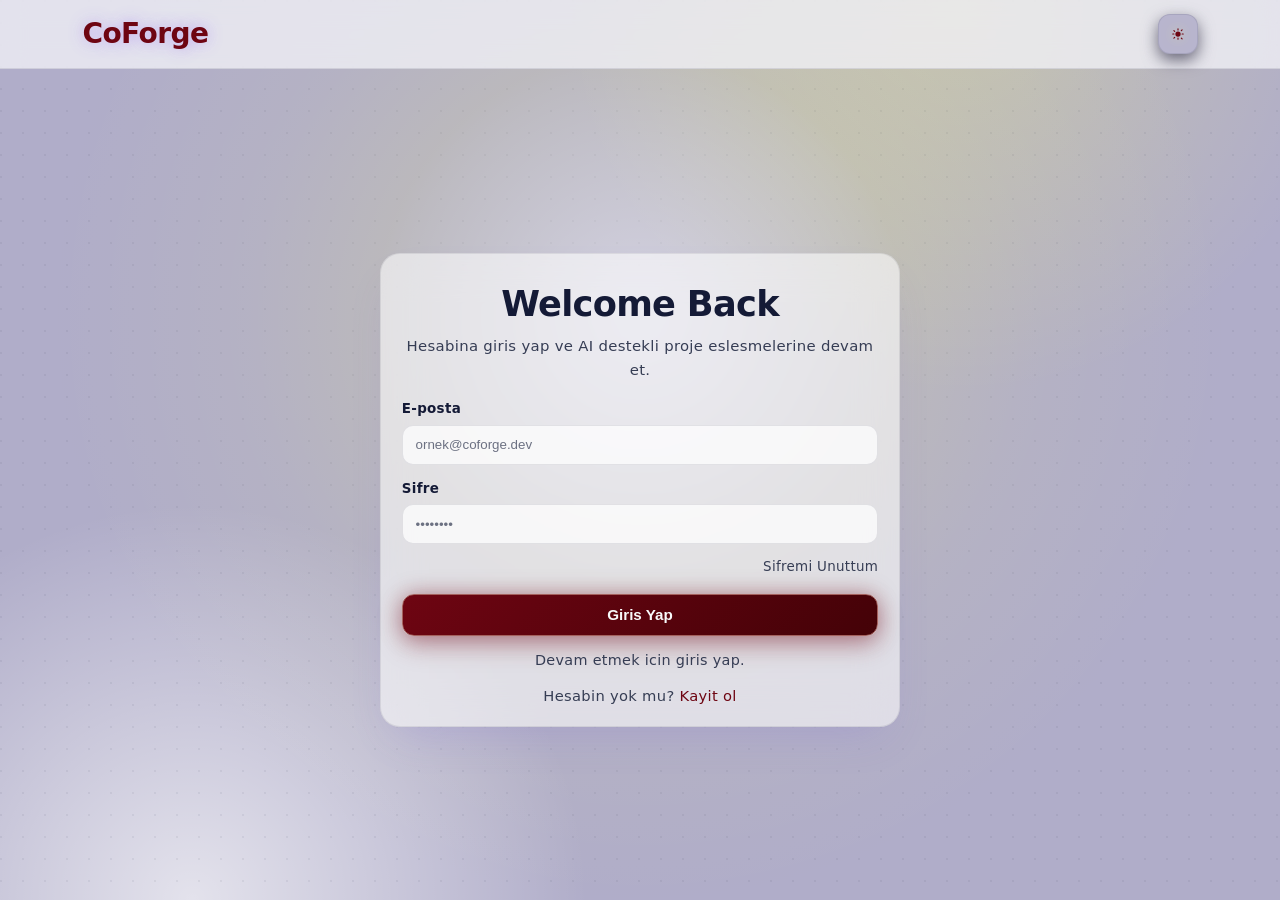
<file: web/index.html>
<!DOCTYPE html>
<html lang="tr">
  <head>
    <meta charset="utf-8" />
    <meta name="viewport" content="width=device-width, initial-scale=1" />
    <title>CoForge — Proje & Ekip Platformu</title>
    <link rel="stylesheet" href="css/style.css" />
    <style>
      #coforge-login-splash {
        position: fixed;
        inset: 0;
        z-index: 9999;
        background: #141A36;
        display: flex;
        align-items: center;
        justify-content: center;
      }
      #coforge-login-splash.splash-light {
        background: #F3F4F6;
      }
      .coforge-splash-inner {
        text-align: center;
        padding: 0 40px;
        max-width: 480px;
      }
      .coforge-splash-title {
        font-size: clamp(2.6rem, 7vw, 4rem);
        font-weight: 800;
        color: #FCFF70;
        letter-spacing: 0.06em;
        margin: 0 0 18px;
        line-height: 1.1;
      }
      #coforge-login-splash.splash-light .coforge-splash-title {
        color: #9B1C1C;
      }
      .coforge-splash-tagline {
        font-size: 1rem;
        color: #9EA5BD;
        letter-spacing: 0.02em;
        line-height: 1.72;
        margin: 0 0 52px;
      }
      #coforge-login-splash.splash-light .coforge-splash-tagline {
        color: #4B5563;
      }
      .coforge-splash-spinner {
        width: 26px;
        height: 26px;
        border: 2.5px solid rgba(252, 255, 112, 0.18);
        border-top-color: rgba(252, 255, 112, 0.65);
        border-radius: 50%;
        animation: coforge-spin 0.85s linear infinite;
        margin: 0 auto;
      }
      #coforge-login-splash.splash-light .coforge-splash-spinner {
        border-color: rgba(155, 28, 28, 0.15);
        border-top-color: rgba(155, 28, 28, 0.60);
      }
      @keyframes coforge-spin { to { transform: rotate(360deg); } }
    </style>
  </head>
  <body class="dark-grid-bg">

    <!-- Login sonrası geçiş overlay — sessionStorage flag'i yoksa JS anında gizler -->
    <div id="coforge-login-splash" aria-hidden="true" aria-label="Yükleniyor">
      <div class="coforge-splash-inner">
        <h1 class="coforge-splash-title">Co-Forge</h1>
        <p class="coforge-splash-tagline">Fikirleri koda, kodları geleceğe<br>dönüştürecek doğru ekibi kur.</p>
        <div class="coforge-splash-spinner" role="status" aria-label="Yükleniyor"></div>
      </div>
    </div>
    <script>
      // Senkron çalışır — ilk paint öncesi overlay'i aktif eder veya gizler
      (function () {
        var flag = sessionStorage.getItem("coforge_post_login");
        var overlay = document.getElementById("coforge-login-splash");
        if (!overlay) return;
        if (!flag) { overlay.style.display = "none"; return; }

        sessionStorage.removeItem("coforge_post_login");
        var theme = localStorage.getItem("coforge_theme") || "dark";
        if (theme === "light") overlay.classList.add("splash-light");
        overlay.removeAttribute("aria-hidden");

        window.setTimeout(function () {
          overlay.style.transition = "opacity 0.55s ease";
          overlay.style.opacity = "0";
          overlay.addEventListener("transitionend", function () {
            overlay.style.display = "none";
          }, { once: true });
        }, 1500);
      })();
    </script>
    <header class="topbar">
      <div class="container topbar-inner">
        <a class="brand" href="index.html"><h1 class="logo-text">CoForge</h1></a>
        <nav class="topbar-actions">
          <a class="btn btn-primary" href="ilan-ekle.html">Ilan Olustur</a>
          <a class="btn btn-ghost" href="index.html">Ana Sayfa</a>
          <a class="btn btn-ghost match-btn" href="matchmaking.html">
            Eslesen Ilanlar
            <span class="notif-dot" aria-hidden="true"></span>
          </a>
          <button id="themeToggle" class="theme-toggle" type="button" aria-label="Tema degistir"></button>
          <div class="profile-menu" id="profileMenu">
            <button
              id="profileMenuToggle"
              class="profile-menu-toggle"
              type="button"
              aria-label="Hesap menusu"
              aria-haspopup="menu"
              aria-expanded="false"
            ></button>
            <div class="profile-dropdown" id="profileDropdown" role="menu" aria-label="Hesap islemleri">
              <a href="kullanici-profil.html" role="menuitem">
                <span class="menu-icon" aria-hidden="true">👤</span>
                Profil
              </a>
              <a href="kullanici-profil.html#profile-ilanlar" role="menuitem">
                <span class="menu-icon" aria-hidden="true">📁</span>
                Ilanlarim
              </a>
              <button id="btnLogoutMenu" class="danger" type="button" role="menuitem">
                <span class="menu-icon" aria-hidden="true">⏻</span>
                Cikis
              </button>
            </div>
          </div>
        </nav>
      </div>
    </header>

    <main class="page">
      <section class="container">
        <div class="hero-strip">
          <div>
            <h1>Project Match Feed</h1>
            <p>Yazilim projeleri, ekip ihtiyaclari ve teknoloji stack bazli ilan akisi.</p>
          </div>
          <div class="hero-actions">
            <a class="btn btn-primary" href="ilan-ekle.html">Yeni Proje Ilani</a>
            <button id="btnRefreshPosts" class="btn btn-ghost" type="button">Akisi Yenile</button>
          </div>
        </div>

        <p id="feedMeta" class="feed-meta-top">Ilanlar yukleniyor...</p>
        <div id="postsFeed" class="feed-grid"></div>

        <div class="glass-panel" style="margin-top: 22px; padding: 18px">
          <div class="profile-section-head">
            <h3>Sizin Icin Sectigimiz Ilanlar</h3>
          </div>
          <p id="personalizedMeta" class="feed-meta-top">Profilinize gore oneriler hazirlaniyor...</p>
          <div id="personalizedMatches" class="feed-grid"></div>
        </div>
      </section>
    </main>

    <footer class="footer">
      <div class="container">
        <p>CoForge Platform</p>
      </div>
    </footer>
    <script src="auth.js"></script>
    <script>
      requireAuth();

      // Eski mock/test ilanlarini tarayicidan bir kerelik temizle
      (function purgeLocalMockPosts() {
        const keysToRemove = [];
        for (let i = 0; i < localStorage.length; i++) {
          const key = localStorage.key(i);
          if (key && (key.startsWith("coforge_local_post_") || key === "projects")) {
            keysToRemove.push(key);
          }
        }
        keysToRemove.forEach((k) => localStorage.removeItem(k));
      })();

      coforgeInitTheme();

      function initGlobalBackgroundSpotlight() {
        const root = document.body;
        root.style.setProperty("--bg-mouse-x", "50vw");
        root.style.setProperty("--bg-mouse-y", "35vh");

        window.addEventListener("mousemove", (event) => {
          root.style.setProperty("--bg-mouse-x", `${event.clientX}px`);
          root.style.setProperty("--bg-mouse-y", `${event.clientY}px`);
        });
      }

      function setFeedMeta(text) {
        document.getElementById("feedMeta").textContent = text;
      }

      function renderPosts(posts) {
        const feedEl = document.getElementById("postsFeed");
        feedEl.innerHTML = "";

        (posts || []).forEach((post) => {
          const card = document.createElement("article");
          card.className = "job-card project-card";
          const skills = (post.required_skills_detail || []).map((x) => x.skill_name).filter(Boolean);
          const owner = (post.owner_email || "Takim").trim();
          const initial = (owner[0] || "T").toUpperCase();
          const avHtml =
            typeof coforgeAvatarOuterHTML === "function"
              ? coforgeAvatarOuterHTML(post.owner_avatar_url || post.owner_avatar || "", "card")
              : `<div class="avatar">${initial}</div>`;
          const shortDesc = `${(post.description || "").slice(0, 180)}${(post.description || "").length > 180 ? "..." : ""}`;
          const skillTags = skills
            .slice(0, 4)
            .map((s) => `<span class="tag">${s}</span>`)
            .join("");

          card.innerHTML = `
            <div class="job-card-head">
              <div class="author">
                ${avHtml}
                <div>
                  <div class="author-name">${owner}</div>
                  <div class="author-role">Ilan Sahibi</div>
                </div>
              </div>
              <span class="status-badge"><span class="pulse-dot"></span>OPEN</span>
            </div>
            <h3 class="job-title">${post.title || "-"}</h3>
            <div class="job-meta-row">
              <span class="chip">Takim: ${post.max_team_size || "-"}</span>
              <span class="chip">Yetenek: ${skills.length}</span>
            </div>
            <div class="tags">
              ${skillTags || '<span class="tag">Belirtilmedi</span>'}
            </div>
            <p class="job-desc">${shortDesc}</p>
          `;
          card.addEventListener("click", () => {
            const detailId = post.id || post.pk || "";
            const query = detailId ? `?id=${encodeURIComponent(String(detailId))}` : "";
            window.location.href = `ilan-detay.html${query}`;
          });
          feedEl.appendChild(card);
        });

        initCardSpotlight();
      }

      function renderPersonalizedMatches(matches) {
        const wrap = document.getElementById("personalizedMatches");
        if (!wrap) return;
        const rows = Array.isArray(matches) ? matches : [];
        if (!rows.length) {
          wrap.innerHTML = `
            <article class="showcase-card">
              <h4>Yuksek eslesme bulunamadi</h4>
              <p>Profilinize yeni yetkinlikler ekleyip tekrar deneyebilirsiniz.</p>
            </article>
          `;
          return;
        }
        wrap.innerHTML = rows
          .map((m) => {
            const title = m.project_title || `Proje #${m.project_id || "-"}`;
            const score = Number(m.similarity_percent || 0);
            const req = Array.isArray(m.required_skills) ? m.required_skills : [];
            const tags = req.length ? req.slice(0, 4).map((s) => `<span class="tag">${s}</span>`).join("") : '<span class="tag">Belirtilmedi</span>';
            return `
              <article class="job-card project-card" data-go-project-id="${m.project_id || ""}">
                <div class="job-card-head">
                  <div class="author">
                    <div class="avatar">AI</div>
                    <div>
                      <div class="author-name">Smart Discovery</div>
                      <div class="author-role">Semantic + Exact Match</div>
                    </div>
                  </div>
                  <span class="status-badge">%${Math.max(0, Math.min(100, Math.round(score)))}</span>
                </div>
                <h3 class="job-title">${title}</h3>
                <div class="tags">${tags}</div>
                <p class="job-desc">${m.match_summary || "Profilinizle anlamsal uyum yuksek."}</p>
              </article>
            `;
          })
          .join("");
        wrap.querySelectorAll("[data-go-project-id]").forEach((el) => {
          el.addEventListener("click", () => {
            const pid = el.getAttribute("data-go-project-id");
            if (!pid) return;
            window.location.href = `ilan-detay.html?id=${encodeURIComponent(pid)}`;
          });
        });
      }

      async function loadPersonalizedSuggestions() {
        const metaEl = document.getElementById("personalizedMeta");
        if (metaEl) metaEl.textContent = "Kisisel eslesmeler hesaplaniyor...";
        try {
          const resp = await fetch(`${authGetApiBase()}/me/match-suggestions/?top_k=6&max_tags=24`, {
            method: "GET",
            headers: authHeaders(),
          });
          const data = await authParseResponse(resp);
          const matches = Array.isArray(data.matches) ? data.matches : [];
          renderPersonalizedMatches(matches);
          if (metaEl) {
            metaEl.textContent = `${matches.length} ilan bulundu (kaynak: ${data.source || "hybrid"}). ${
              data.dropped_low_match_count ? `${data.dropped_low_match_count} dusuk eslesme gizlendi.` : ""
            }`;
          }
        } catch (error) {
          renderPersonalizedMatches([]);
          if (metaEl) metaEl.textContent = error.message || "Kisisel oneriler yuklenemedi.";
        }
      }

      function initCardSpotlight() {
        const cards = document.querySelectorAll(".job-card");
        cards.forEach((card) => {
          if (card.dataset.spotInit === "1") return;
          card.dataset.spotInit = "1";

          card.style.setProperty("--mouse-x", "50%");
          card.style.setProperty("--mouse-y", "50%");
          card.style.setProperty("--spot-opacity", "0");

          card.addEventListener("mousemove", (event) => {
            const rect = card.getBoundingClientRect();
            const x = event.clientX - rect.left;
            const y = event.clientY - rect.top;
            card.style.setProperty("--mouse-x", `${x}px`);
            card.style.setProperty("--mouse-y", `${y}px`);
            card.style.setProperty("--spot-opacity", "1");
          });

          card.addEventListener("mouseenter", () => {
            card.style.setProperty("--spot-opacity", "1");
          });

          card.addEventListener("mouseleave", () => {
            card.style.setProperty("--spot-opacity", "0");
          });
        });
      }

      function initProfileMenu() {
        const menu = document.getElementById("profileMenu");
        const toggle = document.getElementById("profileMenuToggle");
        if (!menu || !toggle) return;

        toggle.addEventListener("click", () => {
          const isOpen = menu.classList.toggle("open");
          toggle.setAttribute("aria-expanded", isOpen ? "true" : "false");
        });

        document.addEventListener("click", (event) => {
          if (!menu.contains(event.target)) {
            menu.classList.remove("open");
            toggle.setAttribute("aria-expanded", "false");
          }
        });

        document.addEventListener("keydown", (event) => {
          if (event.key === "Escape") {
            menu.classList.remove("open");
            toggle.setAttribute("aria-expanded", "false");
          }
        });
      }

      async function loadPosts() {
        setFeedMeta("Ilanlar yukleniyor...");
        try {
          const resp = await fetch(`${authGetApiBase()}/project-posts/`, {
            method: "GET",
            headers: authHeadersForPublicRead(),
          });
          const data = await authParseResponse(resp);
          const posts = Array.isArray(data) ? data : data.results || [];
          renderPosts(posts);
          setFeedMeta(`Toplam ${posts.length} ilan gosteriliyor.`);
        } catch (err) {
          renderPosts([]);
          setFeedMeta(err.message || "Ilan akisi yuklenemedi.");
        }
      }

      document.getElementById("btnLogoutMenu")?.addEventListener("click", () => {
        authClearSession();
        window.location.href = "login.html";
      });
      document.getElementById("btnRefreshPosts")?.addEventListener("click", loadPosts);
      initGlobalBackgroundSpotlight();
      initProfileMenu();
      coforgeInitHeaderAvatar();
      (function drainFlashToast() {
        const flash = typeof coforgeConsumeFlashToast === "function" ? coforgeConsumeFlashToast() : null;
        if (flash && flash.message && typeof coforgeShowToast === "function") {
          coforgeShowToast(flash.message, !!flash.isError);
        }
      })();
      loadPosts();
      loadPersonalizedSuggestions();
    </script>
    <div style="font-family: sans-serif; z-index: 9999;">
    
    <button id="scrum-toggle-btn" onclick="toggleScrumChat()" style="position: fixed; bottom: 30px; left: 30px; width: 65px; height: 65px; border-radius: 50%; background: #6a0dad; color: white; border: none; font-size: 30px; box-shadow: 0 4px 15px rgba(106, 13, 173, 0.4); cursor: pointer; transition: transform 0.2s; z-index: 10000;">
        💬
    </button>

    <div id="scrum-chat-window" style="display: none; position: fixed; bottom: 100px; left: 30px; width: 400px; background: white; border: 2px solid #6a0dad; border-radius: 15px; box-shadow: 0 10px 25px rgba(0,0,0,0.2); overflow: hidden; flex-direction: column; z-index: 9999;">
        
        <div id="scrum-chat-header" style="background: #6a0dad; color: white; padding: 15px; text-align: center; font-weight: bold; cursor: grab; position: relative; user-select: none;">
            🤖 Forgey
            <button onclick="toggleScrumChat()" style="position: absolute; right: 10px; top: 12px; background: none; border: none; color: white; cursor: pointer; font-size: 16px;">✖</button>
        </div>
        
        <div id="chat-box" style="height: 350px; overflow-y: auto; overflow-x: hidden; padding: 15px; background: #f4f4f9;">
            <div style="text-align: left;">
                <p style="color: #6a0dad; background: #e6e6fa; margin: 5px 0; padding: 10px; border-radius: 10px; display: inline-block;"><strong>Forgey:</strong> Merhaba! Ben buradayım, görev dağılımı için bana yazabilirsin.</p>
            </div>
        </div>
        
        <div style="display: flex; padding: 10px; border-top: 1px solid #ddd; background: white;">
            <input type="text" id="user-input" placeholder="Forgey'e bir komut ver..." style="flex: 1; padding: 10px; border: 1px solid #ccc; border-radius: 5px; outline: none;">
            <button onclick="sendMessage()" style="margin-left: 8px; padding: 10px 15px; background: #6a0dad; color: white; border: none; border-radius: 5px; cursor: pointer; font-weight: bold;">Gönder</button>
        </div>
    </div>
</div>

<script>
    const chatWindow = document.getElementById("scrum-chat-window");
    const chatHeader = document.getElementById("scrum-chat-header");
    const toggleBtn = document.getElementById("scrum-toggle-btn");

    function toggleScrumChat() {
        if (chatWindow.style.display === "none") {
            chatWindow.style.display = "flex";
            toggleBtn.innerHTML = "✖";
            toggleBtn.style.background = "#d32f2f"; 
        } else {
            chatWindow.style.display = "none";
            toggleBtn.innerHTML = "💬";
            toggleBtn.style.background = "#6a0dad"; 
        }
    }

    let isDragging = false;
    let offsetX, offsetY;

    chatHeader.addEventListener('mousedown', (e) => {
        isDragging = true;
        chatHeader.style.cursor = 'grabbing';
        const rect = chatWindow.getBoundingClientRect();
        offsetX = e.clientX - rect.left;
        offsetY = e.clientY - rect.top;
        chatWindow.style.bottom = 'auto';
        chatWindow.style.right = 'auto';
    });

    document.addEventListener('mousemove', (e) => {
        if (!isDragging) return;
        let newX = e.clientX - offsetX;
        let newY = e.clientY - offsetY;
        chatWindow.style.left = `${newX}px`;
        chatWindow.style.top = `${newY}px`;
    });

    document.addEventListener('mouseup', () => {
        isDragging = false;
        chatHeader.style.cursor = 'grab';
    });

    async function sendMessage() {
        const inputField = document.getElementById("user-input");
        const chatBox = document.getElementById("chat-box");
        const userText = inputField.value;

        if (!userText) return; 

        chatBox.innerHTML += `<div style="text-align: right;"><p style="color: white; background: #333; margin: 5px 0; padding: 10px; border-radius: 10px; display: inline-block; word-wrap: break-word; max-width: 90%;">${userText}</p></div>`;
        inputField.value = ""; 
        chatBox.innerHTML += `<div style="text-align: left;" id="loading"><p style="color: gray; font-size: 0.9em; margin: 5px 0;"><em>Düşünüyor...</em></p></div>`;
        chatBox.scrollTop = chatBox.scrollHeight;

        try {
            const response = await fetch("http://127.0.0.1:8000/api/scrum-master/chat/", {
                method: "POST",
                headers: { "Content-Type": "application/json" },
                body: JSON.stringify({
                    "project_title": "Co-Forge Projesi",
                    "project_description": "Ana sayfadan test ediliyor.",
                    "team_members": [
                        {"name": "Beyza", "skills": ["Python", "Django", "Backend"]},
                        {"name": "Mustafa", "skills": ["Flutter", "Dart", "Frontend"]}
                    ],
                    "user_message": userText
                })
            });

            const data = await response.json();
            document.getElementById("loading").remove(); 

            if (data.error) {
                chatBox.innerHTML += `<div style="text-align: left;"><p style="color: white; background: #d32f2f; margin: 5px 0; padding: 10px; border-radius: 10px; display: inline-block; word-wrap: break-word; word-break: break-all; max-width: 95%;"><strong>Hata:</strong> ${data.error}</p></div>`;
            } else {
                chatBox.innerHTML += `<div style="text-align: left;"><p style="color: #6a0dad; background: #e6e6fa; margin: 5px 0; padding: 10px; border-radius: 10px; display: inline-block; word-wrap: break-word; max-width: 95%;"><strong>Forgey:</strong> ${data.ai_message}</p></div>`;
                
                if (data.assigned_tasks && data.assigned_tasks.length > 0) {
                    let taskHtml = "<div style='font-size: 0.9em; background: #e0f7fa; padding: 10px; border-radius: 10px; margin: 5px 0; color: #006064; text-align: left; max-width: 95%;'><strong>Görevler:</strong><ul style='margin-top: 5px; padding-left: 20px;'>";
                    data.assigned_tasks.forEach(task => {
                        taskHtml += `<li><strong>${task.assignee}:</strong> ${task.task_name}</li>`;
                    });
                    taskHtml += "</ul></div>";
                    chatBox.innerHTML += taskHtml;
                }
            }
            chatBox.scrollTop = chatBox.scrollHeight;

        } catch (error) {
            document.getElementById("loading").remove();
            chatBox.innerHTML += `<div style="text-align: left;"><p style="color: white; background: #d32f2f; margin: 5px 0; padding: 10px; border-radius: 10px; display: inline-block; word-wrap: break-word; max-width: 95%;"><strong>Bağlantı Hatası:</strong> Backend'e ulaşılamadı.</p></div>`;
        }
    }
</script>
  </body>
</html>
</file>
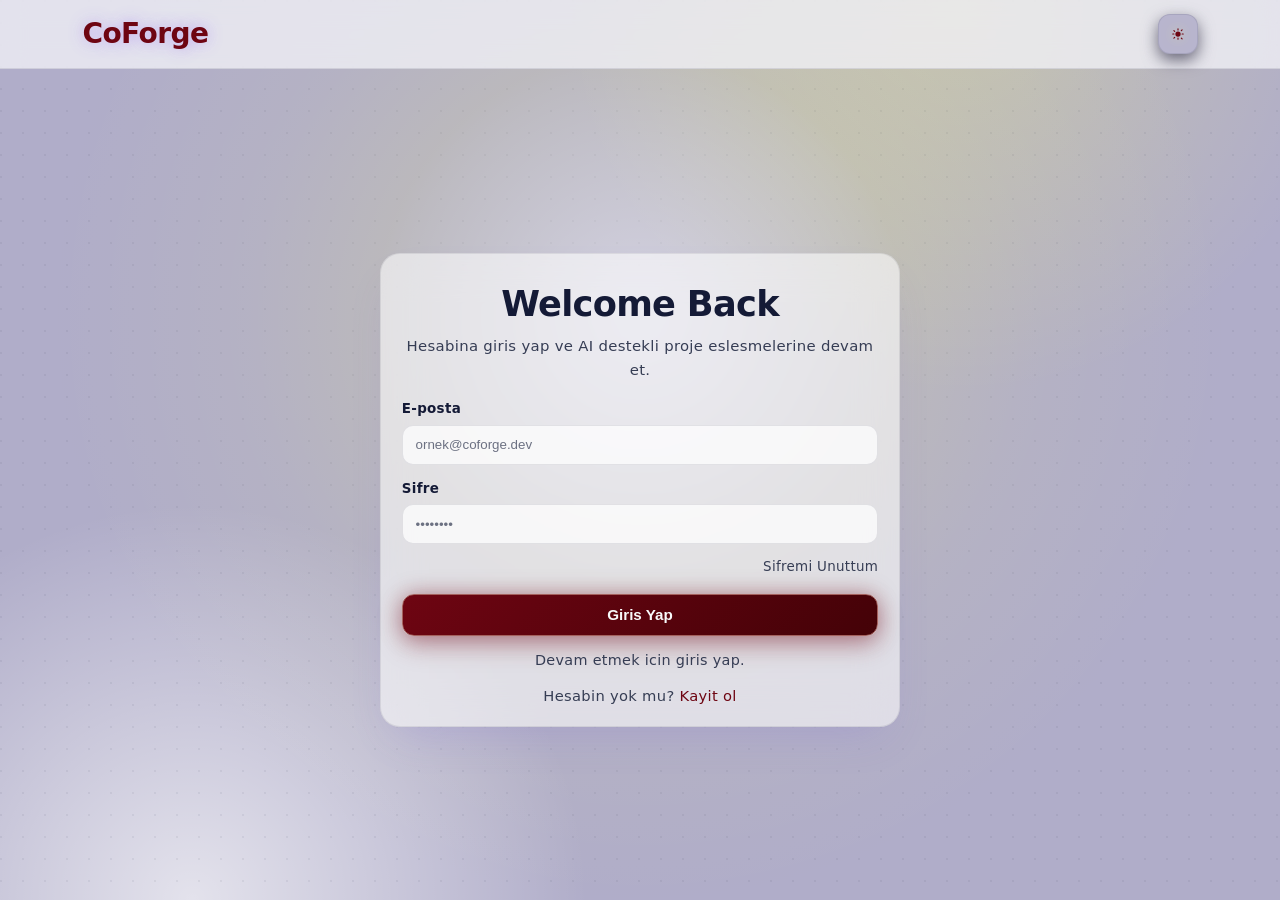
<file: web/ilan-detay.html>
<!DOCTYPE html>
<html lang="tr">
  <head>
    <meta charset="utf-8" />
    <meta name="viewport" content="width=device-width, initial-scale=1" />
    <title>CoForge — Ilan Detayi</title>
    <link rel="stylesheet" href="css/style.css" />
  </head>
  <body class="dark-grid-bg">
    <header class="topbar">
      <div class="container topbar-inner">
        <a class="brand" href="index.html"><h1 class="logo-text">CoForge</h1></a>
        <nav class="topbar-actions">
          <a class="btn btn-ghost" href="index.html">Ana Sayfa</a>
          <a class="btn btn-primary" href="ilan-ekle.html">Ilan Olustur</a>
          <button id="themeToggle" class="theme-toggle" type="button" aria-label="Tema degistir"></button>
        </nav>
      </div>
    </header>

    <main class="detail-page">
      <section class="container detail-shell">
        <article class="detail-glass" id="detailCard">
          <div class="detail-top">
            <a class="btn btn-ghost detail-back-btn" href="index.html">
              <span aria-hidden="true">←</span>
              Ana Sayfaya Don
            </a>
            <span class="status-badge"><span class="pulse-dot"></span>OPEN</span>
          </div>

          <h1 id="detailTitle" class="detail-title">Ilan yukleniyor...</h1>

          <a id="detailOwnerCard" class="detail-owner-card" href="kullanici-profil.html">
            <div id="detailAvatarMount" class="coforge-detail-avatar-mount"></div>
            <div class="detail-owner-content">
              <div id="detailOwner" class="author-name">Takim</div>
              <div id="detailOwnerRole" class="detail-owner-role">Proje Sahibi</div>
              <div class="detail-owner-meta">
                <span class="author-role">Ilan Sahibi</span>
                <span id="detailTrustScore" class="detail-trust-chip">⭐ 4.8/5.0 Guvenilirlik</span>
              </div>
            </div>
            <span class="detail-owner-cta">Profili Incele</span>
          </a>

          <div class="detail-section-label">Yetkinlikler</div>
          <div id="detailTags" class="detail-tags"></div>

          <div class="detail-section-label">Ihtiyac Ozeti</div>
          <div id="detailMeta" class="detail-meta-row"></div>

          <div class="detail-section-label">Proje Aciklamasi</div>
          <p id="detailDescription" class="detail-body"></p>

          <div id="ownerPostActions" class="detail-owner-actions" hidden>
            <a id="btnEditPost" class="btn btn-ghost" href="#">Ilani Duzenle</a>
            <button id="btnDeletePost" class="btn btn-ghost btn-ilan-delete" type="button">Ilani Sil</button>
          </div>

          <button id="btnMatchRequest" class="btn detail-cta" type="button">Eslesme Istegi Gonder</button>
        </article>

        <article id="recruitmentBox" class="detail-glass recruitment-candidates-panel" style="margin-top: 18px" hidden>
          <div class="detail-section-label recruitment-candidates-title">Bu Proje Icin En Uygun Adaylar</div>
          <p id="recruitmentMeta" class="author-role">Aday onerileri yukleniyor...</p>
          <div id="recruitmentList" class="feed-grid recruitment-candidates-grid"></div>
        </article>
      </section>
    </main>

    <footer class="footer">
      <div class="container">
        <p>CoForge Platform</p>
      </div>
    </footer>

    <div id="deleteIlanModal" class="github-connect-modal" aria-hidden="true">
      <div class="github-connect-backdrop" data-close-delete-modal="true"></div>
      <div class="github-connect-panel">
        <div class="github-connect-head">
          <h3>Ilani sil</h3>
          <p>Bu ilani silmek istediginize emin misiniz? Bu islem geri alinamaz.</p>
        </div>
        <div class="github-connect-footer">
          <button id="btnCancelDeleteIlan" class="btn btn-ghost" type="button">Vazgec</button>
          <button id="btnConfirmDeleteIlan" class="btn btn-primary" type="button">Evet, sil</button>
        </div>
      </div>
    </div>

    <script src="auth.js"></script>
    <script>
      requireAuth();
      coforgeInitTheme();

      function initGlobalBackgroundSpotlight() {
        const root = document.body;
        root.style.setProperty("--bg-mouse-x", "50vw");
        root.style.setProperty("--bg-mouse-y", "35vh");
        window.addEventListener("mousemove", (event) => {
          root.style.setProperty("--bg-mouse-x", `${event.clientX}px`);
          root.style.setProperty("--bg-mouse-y", `${event.clientY}px`);
        });
      }

      function getQueryId() {
        const params = new URLSearchParams(window.location.search);
        return params.get("id");
      }

      let currentDetailPost = null;
      const LOCAL_POST_PREFIX = "coforge_local_post_";

      function emailsMatch(a, b) {
        return String(a || "").trim().toLowerCase() === String(b || "").trim().toLowerCase();
      }

      function updateOwnerToolbar(post) {
        const bar = document.getElementById("ownerPostActions");
        const editBtn = document.getElementById("btnEditPost");
        const delBtn = document.getElementById("btnDeletePost");
        const matchBtn = document.getElementById("btnMatchRequest");
        if (!bar || !editBtn || !delBtn) return;
        const me = authGetCurrentUser() || {};
        const owner = post?.owner_email || "";
        const isOwner = post && emailsMatch(me.email, owner);
        if (!isOwner) {
          bar.hidden = true;
          if (matchBtn) matchBtn.hidden = false;
          return;
        }
        bar.hidden = false;
        const pid = post.id ?? post.pk;
        editBtn.href = `ilan-duzenle.html?id=${encodeURIComponent(String(pid))}`;
        // Ilan sahibi kendi ilanina esleme istegi gonderemez
        if (matchBtn) matchBtn.hidden = true;
      }

      function removeLocalIlanFromStorage(id) {
        localStorage.removeItem(`${LOCAL_POST_PREFIX}${id}`);
        const user = authGetCurrentUser() || {};
        const email = String(user.email || "").trim().toLowerCase();
        if (!email) return;
        const key = `coforge_projects_${email}`;
        let list = [];
        try {
          const raw = (localStorage.getItem(key) || "").trim();
          list = raw ? JSON.parse(raw) : [];
          if (!Array.isArray(list)) list = [];
        } catch (_e) {
          list = [];
        }
        const next = list.filter((p) => String(p?.id) !== String(id));
        localStorage.setItem(key, JSON.stringify(next));
      }

      function openDeleteIlanModal() {
        const modal = document.getElementById("deleteIlanModal");
        if (!modal) return;
        modal.classList.add("open");
        modal.setAttribute("aria-hidden", "false");
      }

      function closeDeleteIlanModal() {
        const modal = document.getElementById("deleteIlanModal");
        if (!modal) return;
        modal.classList.remove("open");
        modal.setAttribute("aria-hidden", "true");
      }

      async function confirmDeleteIlan() {
        const post = currentDetailPost;
        if (!post) return;
        const id = post.id ?? post.pk;
        closeDeleteIlanModal();
        try {
          if (String(id).startsWith("local_")) {
            removeLocalIlanFromStorage(id);
            coforgeFlashToast("Ilan silindi");
            window.location.href = "index.html";
            return;
          }
          if (typeof authIsMockSession === "function" && authIsMockSession()) {
            if (typeof coforgeShowToast === "function") {
              coforgeShowToast("Mock oturumda sunucudan ilan silinemez.", true);
            }
            return;
          }
          const resp = await fetch(`${authGetApiBase()}/projects/${id}/`, {
            method: "DELETE",
            headers: authHeaders(),
          });
          if (resp.status === 204 || resp.ok) {
            coforgeFlashToast("Ilan silindi");
            window.location.href = "index.html";
            return;
          }
          await authParseResponse(resp);
        } catch (error) {
          if (typeof coforgeShowToast === "function") coforgeShowToast(error.message || "Ilan silinemedi.", true);
        }
      }

      function fillDetail(post) {
        const title = post.title || "Baslik belirtilmedi";
        const owner = (post.owner_email || "Takim").trim();
        const skills = (post.required_skills_detail || []).map((item) => item.skill_name).filter(Boolean);
        const description = post.description || "Bu ilan icin detayli aciklama henuz girilmedi.";
        const team = post.max_team_size || "-";
        const needed = skills[0] || "Belirtilmedi";
        const ownerRole = post.owner_role || "Proje Sahibi";
        const trustScore = post.owner_reliability_score || "4.8/5.0";

        document.getElementById("detailTitle").textContent = title;
        document.getElementById("detailOwner").textContent = owner;
        document.getElementById("detailOwnerRole").textContent = ownerRole;
        document.getElementById("detailTrustScore").textContent = `⭐ ${trustScore} Guvenilirlik`;
        const avUrl = String(post.owner_avatar_url || post.owner_avatar || "").trim();
        const avMount = document.getElementById("detailAvatarMount");
        if (avMount && typeof coforgeRenderAvatarTo === "function") {
          coforgeRenderAvatarTo(avMount, avUrl, "detail");
        }
        document.getElementById("detailDescription").textContent = description;

        const tagsEl = document.getElementById("detailTags");
        tagsEl.innerHTML = skills.length
          ? skills.map((skill) => `<span class="tag">${skill}</span>`).join("")
          : '<span class="tag">Belirtilmedi</span>';

        document.getElementById("detailMeta").innerHTML = `
          <span class="chip">Mevcut Takim: ${Math.max(0, Number(team) - 1)}/${team}</span>
          <span class="chip">Aranan Yetkinlik: ${needed}</span>
          <span class="chip">Durum: ${post.status || "OPEN"}</span>
        `;

        currentDetailPost = post;
        updateOwnerToolbar(post);

        // Esleme butonunu sifirla (sayfa yenilemesiz ilan degisimlerine karsi)
        const matchBtn = document.getElementById("btnMatchRequest");
        if (matchBtn) {
          matchBtn.disabled = false;
          matchBtn.textContent = "Eslesme Istegi Gonder";
          matchBtn.style.cssText = "";
        }
      }

      function renderCandidateSuggestions(matches) {
        const wrap = document.getElementById("recruitmentList");
        if (!wrap) return;
        const rows = Array.isArray(matches) ? matches : [];
        const post = currentDetailPost || {};
        const projectTitle = String(post.title || "CoForge projesi").trim();
        if (!rows.length) {
          wrap.innerHTML = `
            <article class="showcase-card recruitment-empty-card">
              <h4>Su an listelenecek aday yok</h4>
              <p>Diger gelistiricilerin profillerinde ilaninizla ortusan yetkinlikler veya esik nedeniyle liste bos kalabilir. Adaylarin biyografi ve yeteneklerini guncellemelerini isteyebilir veya yonetimden Milvus yeniden indeksleme calistirabilirsiniz.</p>
            </article>
          `;
          return;
        }
        wrap.innerHTML = rows
          .map((row) => {
            const score = Math.max(0, Math.min(100, Number(row.similarity_percent || 0)));
            const skills = Array.isArray(row.skills) ? row.skills : [];
            const tags = skills.length ? skills.slice(0, 5).map((s) => `<span class="tag">${s}</span>`).join("") : '<span class="tag">Belirtilmedi</span>';
            const common = Array.isArray(row.common_skills) ? row.common_skills.join(", ") : "";
            const email = String(row.email || "").trim();
            const inviteSubject = encodeURIComponent(`CoForge: ${projectTitle}`);
            const inviteBody = encodeURIComponent(
              `Merhaba ${String(row.full_name || "").trim() || ""},\n\n"${projectTitle}" projesi icin sizi takima davet etmek istiyorum.\n\n`
            );
            const mailHref = email
              ? `mailto:${encodeURIComponent(email)}?subject=${inviteSubject}&body=${inviteBody}`
              : "#";
            const candAv =
              typeof coforgeAvatarOuterHTML === "function"
                ? coforgeAvatarOuterHTML(row.avatar_url || row.avatar || "", "card")
                : `<div class="avatar">${String(row.full_name || "A")[0].toUpperCase()}</div>`;
            return `
              <article class="job-card project-card recruitment-candidate-card">
                <div class="job-card-head">
                  <div class="author">
                    ${candAv}
                    <div>
                      <div class="author-name">${row.full_name || row.email || "Aday"}</div>
                      <div class="author-role">${row.title || "Developer"}</div>
                    </div>
                  </div>
                  <span class="status-badge recruitment-score-pill">Eslesme %${Math.round(score)}</span>
                </div>
                <p class="job-desc">${row.bio || "Profil biyografisi bulunmuyor."}</p>
                <div class="tags">${tags}</div>
                <p class="author-role">${common ? `Ortak yetkinlikler: ${common}` : "Ortak yetkinlik tespit edilmedi."}</p>
                <div class="recruitment-candidate-actions">
                  <a class="btn btn-primary recruitment-invite-btn" href="${mailHref}" ${email ? 'target="_blank" rel="noopener noreferrer"' : "aria-disabled=\"true\" tabindex=\"-1\""}>Davet Et</a>
                </div>
              </article>
            `;
          })
          .join("");
      }

      async function loadRecruitmentSuggestions(post) {
        const box = document.getElementById("recruitmentBox");
        const meta = document.getElementById("recruitmentMeta");
        const currentUser = authGetCurrentUser() || {};
        if (!box || !meta) return;
        const ownerEmail = String(post?.owner_email || "").trim().toLowerCase();
        const me = String(currentUser.email || "").trim().toLowerCase();
        if (!ownerEmail || !me || ownerEmail !== me) {
          box.hidden = true;
          return;
        }
        box.hidden = false;
        meta.textContent = "Ilan metni ve gereken yetkinliklerden vektor olusturuluyor; kullanici koleksiyonunda aranıyor...";
        try {
          const resp = await fetch(`${authGetApiBase()}/project-posts/${post.id}/candidate-suggestions/?top_k=6`, {
            method: "GET",
            headers: authHeaders(),
          });
          const data = await authParseResponse(resp);
          renderCandidateSuggestions(data.matches || []);
          meta.textContent = `${(data.matches || []).length} aday bulundu (kaynak: ${data.source || "hybrid"}). ${
            data.dropped_low_match_count ? `${data.dropped_low_match_count} dusuk eslesme gizlendi.` : ""
          }`;
        } catch (error) {
          renderCandidateSuggestions([]);
          meta.textContent = error.message || "Aday onerileri su an yuklenemiyor.";
        }
      }

      async function loadDetail() {
        const id = getQueryId();
        if (id && String(id).startsWith("local_")) {
          const localPost = coforgeLoadLocalProjectPost(id);
          if (localPost) {
            fillDetail(localPost);
            return;
          }
          document.getElementById("detailTitle").textContent = "Ilan bulunamadi";
          document.getElementById("detailDescription").textContent = "Bu yerel ilan bulunamadi veya silinmis olabilir.";
          return;
        }
        try {
          const endpoint = id ? `${authGetApiBase()}/project-posts/${id}/` : `${authGetApiBase()}/project-posts/`;
          const resp = await fetch(endpoint, { method: "GET", headers: authHeadersForPublicRead() });
          const data = await authParseResponse(resp);
          const post = Array.isArray(data) ? data[0] : data.results ? data.results[0] : data;
          if (!post || (Array.isArray(post) && !post.length)) throw new Error("Ilan bulunamadi.");
          fillDetail(post);
          if (post.id) {
            await loadRecruitmentSuggestions(post);
          }
        } catch (error) {
          document.getElementById("detailTitle").textContent = "Ilan detayi yuklenemedi";
          document.getElementById("detailDescription").textContent = error.message || "Lutfen daha sonra tekrar dene.";
          currentDetailPost = null;
          updateOwnerToolbar(null);
        }
      }

      initGlobalBackgroundSpotlight();
      document.getElementById("btnDeletePost")?.addEventListener("click", () => openDeleteIlanModal());
      document.getElementById("btnConfirmDeleteIlan")?.addEventListener("click", () => confirmDeleteIlan());
      document.getElementById("btnCancelDeleteIlan")?.addEventListener("click", () => closeDeleteIlanModal());
      document.querySelector("#deleteIlanModal [data-close-delete-modal='true']")?.addEventListener("click", () => closeDeleteIlanModal());

      // ── Esleme Istegi Gonder butonu ──────────────────────────────────────
      document.getElementById("btnMatchRequest")?.addEventListener("click", async function () {
        const btn = document.getElementById("btnMatchRequest");
        if (!btn || btn.disabled) return;

        // Anlik gorsel geri bildirim
        btn.disabled = true;
        btn.textContent = "Esleme Istegi Gonderildi";
        btn.style.backgroundColor = "#28a745";
        btn.style.borderColor = "#28a745";
        btn.style.color = "#ffffff";
        btn.style.cursor = "not-allowed";
        btn.style.opacity = "1";

        // Backend API cagrisi — POST /api/match-request/
        try {
          const post = currentDetailPost;
          if (post?.id) {
            await fetch(`${authGetApiBase()}/match-request/`, {
              method: "POST",
              headers: { ...authHeaders(), "Content-Type": "application/json" },
              body: JSON.stringify({ project_id: post.id }),
            });
          }
        } catch (_e) {
          // Endpoint henuz aktif degilse sessizce gec; gorsel durum korunur
        }
      });

      loadDetail();
    </script>
  </body>
</html>
</file>
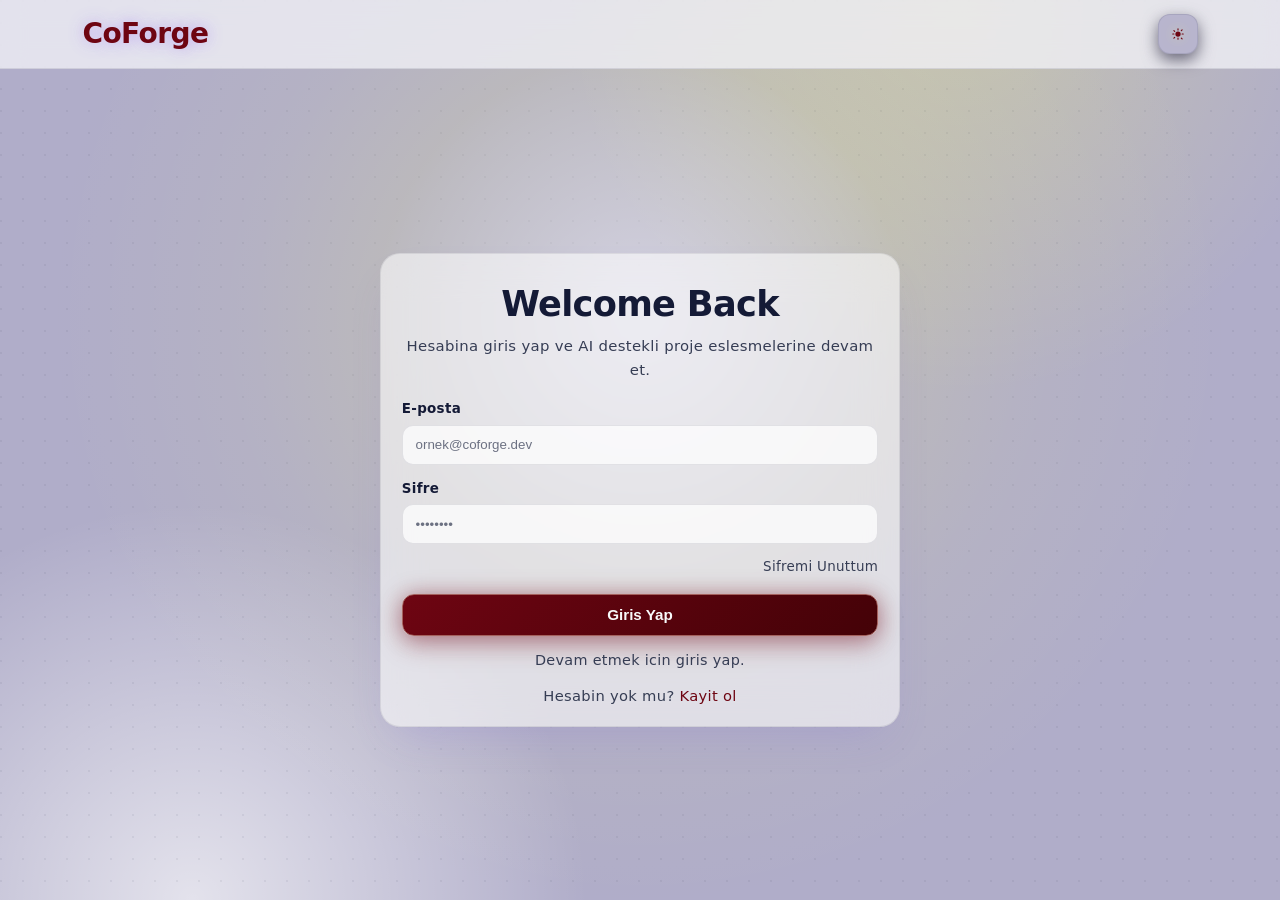
<file: web/ilan-duzenle.html>
<!DOCTYPE html>
<html lang="tr">
  <head>
    <meta charset="utf-8" />
    <meta name="viewport" content="width=device-width, initial-scale=1" />
    <title>CoForge — Ilani Duzenle</title>
    <link rel="stylesheet" href="css/style.css" />
  </head>
  <body class="dark-grid-bg">
    <header class="topbar">
      <div class="container topbar-inner">
        <a class="brand" href="index.html"><h1 class="logo-text">CoForge</h1></a>
        <nav class="topbar-actions">
          <a class="btn btn-ghost" href="index.html">Ana Sayfa</a>
          <button id="themeToggle" class="theme-toggle" type="button" aria-label="Tema degistir"></button>
        </nav>
      </div>
    </header>

    <main class="page post-builder-page">
      <section class="container post-builder-shell">
        <article class="post-builder-glass">
          <header class="post-builder-head">
            <h1>Ilani Duzenle</h1>
            <p id="editMeta">Ilan yukleniyor...</p>
          </header>

          <div class="post-form-grid">
            <label class="full-width">
              <span class="post-label">Proje Basligi</span>
              <input id="editTitle" type="text" class="post-input" />
            </label>
            <label>
              <span class="post-label">Maksimum Takim Boyutu</span>
              <input id="editTeamSize" type="number" min="1" class="post-input" />
            </label>
            <label class="full-width">
              <span class="post-label">Proje Aciklamasi</span>
              <textarea id="editDescription" rows="8" class="post-textarea"></textarea>
            </label>
            <label class="full-width">
              <span class="post-label">Gerekli Yetkinlikler (virgulle ayirin)</span>
              <textarea id="editSkills" rows="3" class="post-textarea" placeholder="Ornek: Python, Django, PostgreSQL"></textarea>
            </label>
            <div class="full-width" style="display: flex; gap: 0.65rem; flex-wrap: wrap">
              <button id="btnSaveEdit" class="btn btn-primary" type="button">Guncelle</button>
              <a class="btn btn-ghost" id="linkBackDetail" href="ilan-detay.html">Iptal</a>
            </div>
          </div>
        </article>
      </section>
    </main>

    <footer class="footer">
      <div class="container">
        <p>CoForge Platform</p>
      </div>
    </footer>

    <script src="auth.js"></script>
    <script>
      requireAuth();
      coforgeInitTheme();

      const LOCAL_PREFIX = "coforge_local_post_";

      function getQueryId() {
        return new URLSearchParams(window.location.search).get("id");
      }

      function emailsMatch(a, b) {
        return String(a || "").trim().toLowerCase() === String(b || "").trim().toLowerCase();
      }

      function skillNamesFromPost(post) {
        const det = post.required_skills_detail || [];
        if (Array.isArray(det) && det.length) {
          return det.map((x) => x.skill_name || x.name || "").filter(Boolean);
        }
        return [];
      }

      function normalizeSkillsTextarea(text) {
        return String(text || "")
          .split(/[,;\n]+/)
          .map((s) => s.trim())
          .filter(Boolean);
      }

      async function ensureSkillIdsByNames(names) {
        const listResp = await fetch(`${authGetApiBase()}/skills/`, {
          method: "GET",
          headers: authHeaders(),
        });
        const skillList = await authParseResponse(listResp);
        const idByName = new Map(
          (skillList || [])
            .filter((s) => s && s.name)
            .map((s) => [String(s.name).trim().toLowerCase(), s.id])
        );
        const resolved = [];
        for (const name of names) {
          const key = String(name).trim().toLowerCase();
          if (!key) continue;
          let foundId = idByName.get(key);
          if (!foundId) {
            const createResp = await fetch(`${authGetApiBase()}/skills/`, {
              method: "POST",
              headers: authHeaders(true),
              body: JSON.stringify({ name: name.trim() }),
            });
            const created = await authParseResponse(createResp);
            foundId = created.id;
            idByName.set(key, foundId);
          }
          if (foundId) resolved.push(foundId);
        }
        return Array.from(new Set(resolved));
      }

      function updateUserProjectsCache(postId, patch) {
        const user = authGetCurrentUser() || {};
        const email = String(user.email || "").trim().toLowerCase();
        if (!email) return;
        const key = `coforge_projects_${email}`;
        let list = [];
        try {
          const raw = (localStorage.getItem(key) || "").trim();
          list = raw ? JSON.parse(raw) : [];
          if (!Array.isArray(list)) list = [];
        } catch (_e) {
          list = [];
        }
        const idx = list.findIndex((p) => String(p?.id) === String(postId));
        if (idx >= 0) {
          list[idx] = { ...list[idx], ...patch };
          localStorage.setItem(key, JSON.stringify(list));
        }
      }

      let initialSnapshot = { title: "", description: "", max_team_size: null, skillsKey: "" };
      let loadedPost = null;

      async function loadPost() {
        const meta = document.getElementById("editMeta");
        const id = getQueryId();
        if (!id) {
          if (meta) meta.textContent = "Ilan ID eksik.";
          return;
        }
        const back = document.getElementById("linkBackDetail");
        if (back) back.href = `ilan-detay.html?id=${encodeURIComponent(id)}`;

        const me = authGetCurrentUser() || {};

        if (String(id).startsWith("local_")) {
          const rawKey = `${LOCAL_PREFIX}${id}`;
          const raw = (localStorage.getItem(rawKey) || "").trim();
          if (!raw) {
            if (meta) meta.textContent = "Yerel ilan bulunamadi.";
            return;
          }
          let post;
          try {
            post = JSON.parse(raw);
          } catch (_e) {
            if (meta) meta.textContent = "Yerel ilan okunamadi.";
            return;
          }
          if (!emailsMatch(me.email, post.owner_email)) {
            if (meta) meta.textContent = "Bu ilani duzenleme yetkiniz yok.";
            return;
          }
          loadedPost = post;
          document.getElementById("editTitle").value = post.title || "";
          document.getElementById("editDescription").value = post.description || "";
          document.getElementById("editTeamSize").value = post.max_team_size || 4;
          const sn = skillNamesFromPost(post);
          document.getElementById("editSkills").value = sn.join(", ");
          initialSnapshot = {
            title: (post.title || "").trim(),
            description: (post.description || "").trim(),
            max_team_size: post.max_team_size != null ? Number(post.max_team_size) : null,
            skillsKey: sn
              .map((s) => s.trim().toLowerCase())
              .sort()
              .join("|"),
          };
          if (meta) meta.textContent = "Yerel ilan (mock / offline). Degisiklikler cihazda saklanir.";
          return;
        }

        try {
          const resp = await fetch(`${authGetApiBase()}/project-posts/${id}/`, {
            method: "GET",
            headers: authHeadersForPublicRead(),
          });
          const post = await authParseResponse(resp);
          if (!emailsMatch(me.email, post.owner_email)) {
            if (meta) meta.textContent = "Bu ilani duzenleme yetkiniz yok.";
            return;
          }
          loadedPost = post;
          document.getElementById("editTitle").value = post.title || "";
          document.getElementById("editDescription").value = post.description || "";
          document.getElementById("editTeamSize").value = post.max_team_size || "";
          const sn = skillNamesFromPost(post);
          document.getElementById("editSkills").value = sn.join(", ");
          initialSnapshot = {
            title: (post.title || "").trim(),
            description: (post.description || "").trim(),
            max_team_size: post.max_team_size != null ? Number(post.max_team_size) : null,
            skillsKey: sn
              .map((s) => s.trim().toLowerCase())
              .sort()
              .join("|"),
          };
          if (meta) meta.textContent = `Ilan #${post.id} — degisen alanlar sunucuya PATCH ile gider.`;
        } catch (error) {
          if (meta) meta.textContent = error.message || "Ilan yuklenemedi.";
        }
      }

      async function savePost() {
        const meta = document.getElementById("editMeta");
        const btn = document.getElementById("btnSaveEdit");
        const id = getQueryId();
        if (!id || !loadedPost) return;

        const title = document.getElementById("editTitle").value.trim();
        const description = document.getElementById("editDescription").value.trim();
        const teamRaw = document.getElementById("editTeamSize").value.trim();
        const max_team_size = teamRaw === "" ? null : parseInt(teamRaw, 10);
        const skillNames = normalizeSkillsTextarea(document.getElementById("editSkills").value);
        const skillsKey = skillNames
          .map((s) => s.trim().toLowerCase())
          .sort()
          .join("|");

        if (!title || !description) {
          if (meta) meta.textContent = "Baslik ve aciklama zorunludur.";
          return;
        }

        const body = {};
        if (title !== initialSnapshot.title) body.title = title;
        if (description !== initialSnapshot.description) body.description = description;
        if (max_team_size !== initialSnapshot.max_team_size) body.max_team_size = max_team_size;
        if (skillsKey !== initialSnapshot.skillsKey) {
          if (!skillNames.length) {
            if (meta) meta.textContent = "En az bir yetkinlik girin.";
            return;
          }
          try {
            const ids = await ensureSkillIdsByNames(skillNames);
            body.required_skills = ids.map((sid) => ({ skill_id: sid, priority: 1 }));
          } catch (error) {
            if (meta) meta.textContent = error.message || "Yetkinlikler cozulemedi.";
            return;
          }
        }

        if (!Object.keys(body).length) {
          if (typeof coforgeShowToast === "function") coforgeShowToast("Degisiklik yok.", true);
          return;
        }

        btn.disabled = true;
        if (meta) meta.textContent = "Kaydediliyor...";

        try {
          if (String(id).startsWith("local_")) {
            const detail = skillNames.map((name) => ({ skill_name: name }));
            const updated = {
              ...loadedPost,
              title,
              description,
              max_team_size,
              required_skills_detail: detail,
            };
            localStorage.setItem(`${LOCAL_PREFIX}${id}`, JSON.stringify(updated));
            updateUserProjectsCache(id, {
              title,
              description,
              max_team_size,
              skills: skillNames.map((name) => ({ name })),
              required_skills_detail: detail,
            });
            coforgeFlashToast("Ilan basariyla guncellendi");
            window.location.href = `ilan-detay.html?id=${encodeURIComponent(id)}`;
            return;
          }

          if (typeof authIsMockSession === "function" && authIsMockSession()) {
            if (meta) meta.textContent = "Mock oturumda sunucu guncellemesi yapilamaz.";
            if (typeof coforgeShowToast === "function") coforgeShowToast("Mock oturumda PATCH yapilamaz.", true);
            btn.disabled = false;
            return;
          }

          const resp = await fetch(`${authGetApiBase()}/projects/${id}/`, {
            method: "PATCH",
            headers: authHeaders(true),
            body: JSON.stringify(body),
          });
          await authParseResponse(resp);
          coforgeFlashToast("Ilan basariyla guncellendi");
          window.location.href = `ilan-detay.html?id=${encodeURIComponent(id)}`;
        } catch (error) {
          if (meta) meta.textContent = error.message || "Guncelleme basarisiz.";
          if (typeof coforgeShowToast === "function") coforgeShowToast(error.message || "Guncellenemedi", true);
          btn.disabled = false;
        }
      }

      document.getElementById("btnSaveEdit")?.addEventListener("click", savePost);
      loadPost();
    </script>
  </body>
</html>
</file>
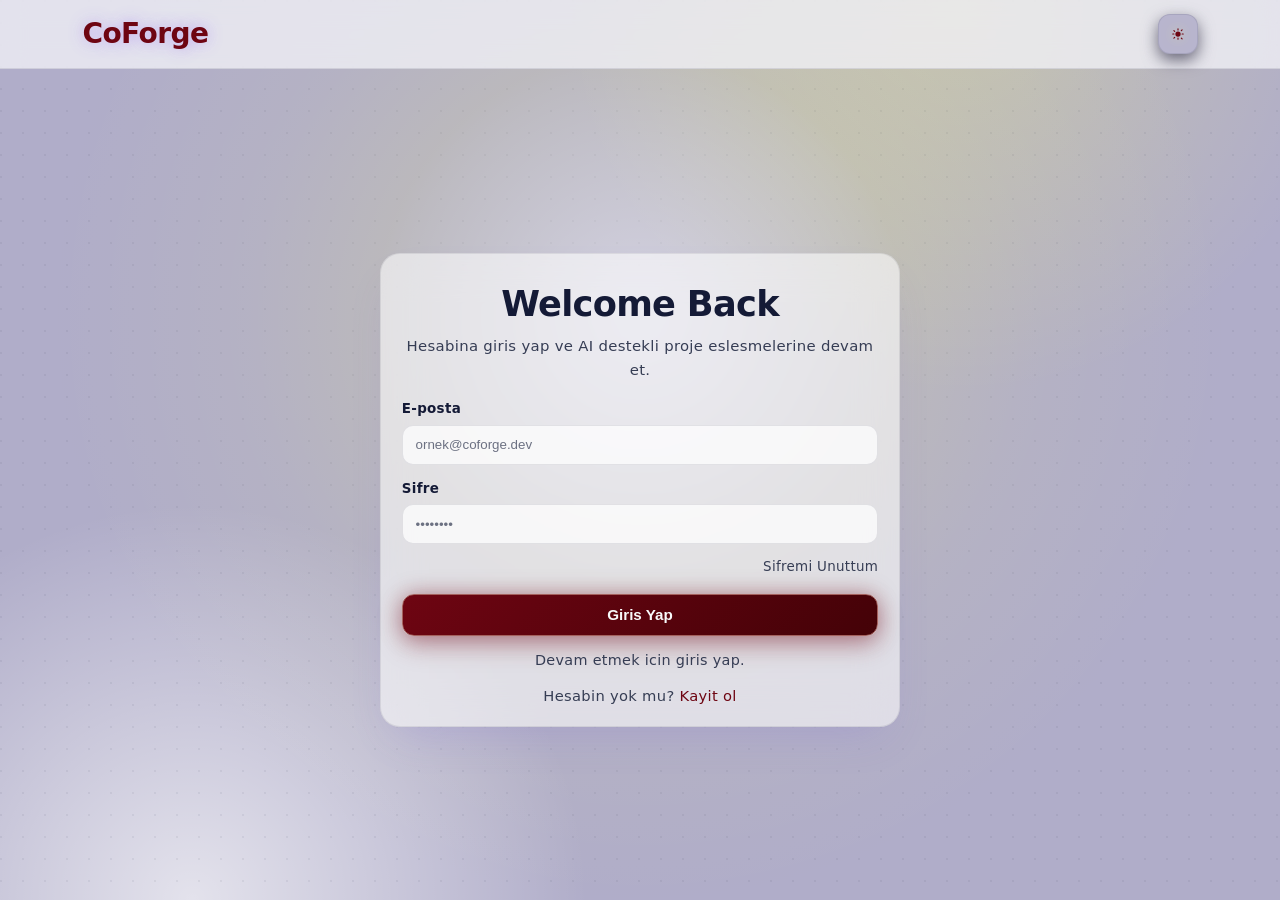
<file: web/ilan-ekle.html>
<!DOCTYPE html>
<html lang="tr">
  <head>
    <meta charset="utf-8" />
    <meta name="viewport" content="width=device-width, initial-scale=1" />
    <title>CoForge — Ilan Olustur</title>
    <link rel="stylesheet" href="css/style.css" />
  </head>
  <body class="dark-grid-bg">
    <header class="topbar">
      <div class="container topbar-inner">
        <a class="brand" href="index.html"><h1 class="logo-text">CoForge</h1></a>
        <nav class="topbar-actions">
          <a class="btn btn-ghost" href="index.html">Ana Sayfa</a>
          <button id="themeToggle" class="theme-toggle" type="button" aria-label="Tema degistir"></button>
          <div class="profile-menu" id="profileMenu">
            <button id="profileMenuToggle" class="profile-menu-toggle" type="button" aria-label="Hesap menusu" aria-haspopup="menu" aria-expanded="false"></button>
            <div class="profile-dropdown" role="menu" aria-label="Hesap islemleri">
              <a href="kullanici-profil.html" role="menuitem"><span class="menu-icon" aria-hidden="true">👤</span>Profil</a>
              <a href="kullanici-profil.html#profile-ilanlar" role="menuitem"><span class="menu-icon" aria-hidden="true">📁</span>Ilanlarim</a>
              <button id="btnLogoutMenu" class="danger" type="button" role="menuitem"><span class="menu-icon" aria-hidden="true">⏻</span>Cikis</button>
            </div>
          </div>
        </nav>
      </div>
    </header>

    <main class="page post-builder-page">
      <section class="container post-builder-shell">
        <article class="post-builder-glass">
          <header class="post-builder-head">
            <h1>Yeni Ilan Olustur</h1>
            <p>Projeni AI destekli eslestirme motoruna uygun sekilde tanimla ve en dogru ekiplerle bulus.</p>
            <button id="btnGithubImportPost" class="github-import-btn" type="button">
              <svg viewBox="0 0 24 24" aria-hidden="true"><path d="M12 .5a12 12 0 0 0-3.79 23.39c.6.1.82-.26.82-.58v-2.2c-3.34.73-4.04-1.42-4.04-1.42-.55-1.4-1.34-1.77-1.34-1.77-1.1-.75.08-.73.08-.73 1.21.09 1.85 1.25 1.85 1.25 1.08 1.84 2.82 1.31 3.5 1 .1-.78.42-1.31.76-1.61-2.66-.3-5.47-1.32-5.47-5.9 0-1.3.47-2.36 1.24-3.2-.13-.31-.54-1.53.12-3.18 0 0 1.01-.32 3.3 1.22A11.4 11.4 0 0 1 12 6.3c1.01 0 2.03.14 2.98.41 2.29-1.54 3.29-1.22 3.29-1.22.67 1.65.26 2.87.13 3.18.77.84 1.24 1.9 1.24 3.2 0 4.59-2.82 5.6-5.51 5.9.43.37.82 1.1.82 2.23v3.31c0 .32.22.69.83.58A12 12 0 0 0 12 .5Z"/></svg>
              <span class="github-import-label">GitHub'dan Ice Aktar</span>
              <span class="github-import-spinner" aria-hidden="true"></span>
            </button>
          </header>

          <div class="post-form-grid">
            <label>
              <span class="post-label">Proje Basligi</span>
              <input id="projectTitle" type="text" class="post-input" />
            </label>
            <label>
              <span class="post-label">Proje Kategorisi</span>
              <select id="projectCategory" class="post-select">
                <option value="Web Uygulamasi">Web Uygulamasi</option>
                <option value="Mobil Uygulama">Mobil Uygulama</option>
                <option value="Yapay Zeka">Yapay Zeka</option>
                <option value="E-Ticaret">E-Ticaret</option>
                <option value="Diger">Diger</option>
              </select>
            </label>

            <label>
              <span class="post-label">Deneyim Seviyesi</span>
              <select id="projectLevel" class="post-select">
                <option value="junior">junior</option>
                <option value="mid" selected>mid</option>
                <option value="senior">senior</option>
                <option value="lead">lead</option>
              </select>
            </label>
            <label>
              <span class="post-label">Calisma Modeli</span>
              <select id="projectWorkMode" class="post-select">
                <option value="remote">remote</option>
                <option value="hybrid">hybrid</option>
                <option value="onsite">onsite</option>
              </select>
            </label>

            <label>
              <span class="post-label">Tahmini Sure (hafta)</span>
              <input id="projectDuration" class="post-input" type="number" min="1" value="8" />
            </label>
            <label>
              <span class="post-label">Maksimum Takim Boyutu</span>
              <input id="projectTeamSize" type="number" min="1" value="4" class="post-input" />
            </label>

            <label class="full-width">
              <span class="post-label">Proje Aciklamasi</span>
              <textarea id="projectDescription" rows="6" placeholder="Proje detaylarini buraya yaz..." class="post-textarea"></textarea>
            </label>

            <label class="full-width">
              <span class="post-label">Beklenen Ciktilar</span>
              <textarea id="projectOutputs" rows="4" placeholder="Ornek: Admin panel, API dokumani, test kapsam raporu..." class="post-textarea"></textarea>
            </label>

            <div class="full-width post-skill-head">
              <label class="post-skill-select-wrap">
                <span class="post-label">Gerekli Yetkinlikler</span>
                <div class="post-skill-select-row">
                  <select id="requiredSkillSelect" class="post-select">
                    <option value="" disabled selected>Yetkinlik seçiniz</option>

<optgroup label="Frontend (Önyüz)">
    <option value="JavaScript">JavaScript</option>
    <option value="TypeScript">TypeScript</option>
    <option value="React">React</option>
    <option value="Vue.js">Vue.js</option>
    <option value="Angular">Angular</option>
    <option value="Svelte">Svelte</option>
    <option value="Next.js">Next.js</option>
    <option value="Nuxt.js">Nuxt.js</option>
    <option value="HTML5">HTML5</option>
    <option value="CSS3">CSS3</option>
    <option value="Tailwind CSS">Tailwind CSS</option>
    <option value="Bootstrap">Bootstrap</option>
    <option value="Redux">Redux</option>
</optgroup>

<optgroup label="Backend (Arkayüz)">
    <option value="Python">Python</option>
    <option value="Node.js">Node.js</option>
    <option value="Java">Java</option>
    <option value="C#">C#</option>
    <option value="Go">Go</option>
    <option value="Ruby">Ruby</option>
    <option value="PHP">PHP</option>
    <option value="Rust">Rust</option>
    <option value="Django">Django</option>
    <option value="Flask">Flask</option>
    <option value="FastAPI">FastAPI</option>
    <option value="Spring Boot">Spring Boot</option>
    <option value="Express.js">Express.js</option>
    <option value="Laravel">Laravel</option>
    <option value="ASP.NET Core">ASP.NET Core</option>
    <option value="REST API">REST API</option>
    <option value="GraphQL">GraphQL</option>
    <option value="Microservices">Microservices</option>
</optgroup>

<optgroup label="Mobile (Mobil)">
    <option value="Flutter">Flutter</option>
    <option value="React Native">React Native</option>
    <option value="Swift">Swift</option>
    <option value="Kotlin">Kotlin</option>
    <option value="iOS">iOS</option>
    <option value="Android">Android</option>
    <option value="Dart">Dart</option>
    <option value="Objective-C">Objective-C</option>
</optgroup>

<optgroup label="Database & Storage (Veritabanı)">
    <option value="PostgreSQL">PostgreSQL</option>
    <option value="MySQL">MySQL</option>
    <option value="MongoDB">MongoDB</option>
    <option value="Redis">Redis</option>
    <option value="SQLite">SQLite</option>
    <option value="Microsoft SQL Server">Microsoft SQL Server</option>
    <option value="Elasticsearch">Elasticsearch</option>
    <option value="Firebase">Firebase</option>
    <option value="Supabase">Supabase</option>
    <option value="Milvus">Milvus (Vector DB)</option>
    <option value="Pinecone">Pinecone (Vector DB)</option>
</optgroup>

<optgroup label="DevOps & Cloud (Bulut & Sistem)">
    <option value="Docker">Docker</option>
    <option value="Kubernetes">Kubernetes</option>
    <option value="AWS">AWS</option>
    <option value="Google Cloud">Google Cloud (GCP)</option>
    <option value="Microsoft Azure">Microsoft Azure</option>
    <option value="CI/CD">CI/CD</option>
    <option value="GitHub Actions">GitHub Actions</option>
    <option value="Linux">Linux</option>
    <option value="Terraform">Terraform</option>
    <option value="Git">Git</option>
    <option value="Nginx">Nginx</option>
</optgroup>

<optgroup label="AI & Data Science (Yapay Zeka & Veri)">
    <option value="Machine Learning">Machine Learning</option>
    <option value="Deep Learning">Deep Learning</option>
    <option value="NLP">NLP</option>
    <option value="Computer Vision">Computer Vision</option>
    <option value="PyTorch">PyTorch</option>
    <option value="TensorFlow">TensorFlow</option>
    <option value="Pandas">Pandas</option>
    <option value="NumPy">NumPy</option>
    <option value="OpenAI API">OpenAI API</option>
    <option value="Hugging Face">Hugging Face</option>
    <option value="LangChain">LangChain</option>
    <option value="Prompt Engineering">Prompt Engineering</option>
</optgroup>

<optgroup label="Game, Embedded & IoT (Oyun & Gömülü)">
    <option value="C++">C++</option>
    <option value="C">C</option>
    <option value="Unity">Unity</option>
    <option value="Unreal Engine">Unreal Engine</option>
    <option value="Arduino">Arduino</option>
    <option value="Raspberry Pi">Raspberry Pi</option>
    <option value="IoT">IoT</option>
    <option value="Gömülü Sistemler">Gömülü Sistemler</option>
</optgroup>

<optgroup label="Design & Management (Tasarım & Yönetim)">
    <option value="UI/UX Design">UI/UX Design</option>
    <option value="Figma">Figma</option>
    <option value="Scrum">Scrum / Agile</option>
    <option value="Jira">Jira</option>
    <option value="Product Management">Product Management</option>
</optgroup>
                  </select>
                  <button id="btnAddSkill" class="btn btn-ghost post-skill-add-btn" type="button">Ekle</button>
                </div>
              </label>
              <button id="btnReloadSkills" class="btn btn-ghost post-reload-btn" type="button">Yetkinlik Listesini Yenile</button>
            </div>

            <div id="selectedSkills" class="full-width post-skill-badges"></div>

            <label class="full-width">
              <span class="post-label">Ilan Onizleme</span>
              <textarea id="projectPreview" rows="10" readonly class="post-textarea post-terminal-preview"></textarea>
            </label>

            <div class="full-width post-actions">
              <button id="btnPreview" class="btn btn-ghost" type="button">Onizleme Guncelle</button>
              <button id="btnAnalyzeProject" class="btn btn-ghost post-nlp-btn" type="button">✨ NLP Analiz Et</button>
              <button id="btnCreateProject" class="btn btn-primary post-save-btn" type="button">Ilani Kaydet</button>
            </div>

            <p id="projectMeta" class="full-width post-meta">Ilan formu hazir.</p>
          </div>
        </article>
      </section>
    </main>

    <footer class="footer">
      <div class="container">
        <p>CoForge Platform</p>
      </div>
    </footer>

    <div id="githubConnectModalPost" class="github-connect-modal" aria-hidden="true">
      <div class="github-connect-backdrop" data-close-modal-post="true"></div>
      <div class="github-connect-panel">
        <div class="github-connect-head">
          <h3>GitHub Profilini Bagla</h3>
          <p>Projelerini ve yetkinliklerini aninda iceri aktarmak icin GitHub erisimini dogrula.</p>
        </div>
        <div class="github-connect-actions">
          <button id="btnGithubQuickConnectPost" class="btn btn-primary" type="button">GitHub Login (Hizli Baglanti)</button>
        </div>
        <div class="github-token-row">
          <input id="githubTokenInputPost" class="input" type="password" placeholder="Personal Access Token (opsiyonel)" />
          <button id="btnGithubTokenConnectPost" class="btn btn-ghost" type="button">Token ile Baglan</button>
        </div>
        <div class="github-load-track">
          <div id="githubLoadFillPost" class="github-load-fill"></div>
        </div>
        <div id="githubDetectedSkillsPost" class="github-detected-skills"></div>
        <div id="githubProjectSelectListPost" class="github-project-select-list"></div>
        <div class="github-connect-footer">
          <button id="btnGithubModalCancelPost" class="btn btn-ghost" type="button">Vazgec</button>
          <button id="btnGithubImportConfirmPost" class="btn btn-primary" type="button" disabled>Secilenleri Forma Uygula</button>
        </div>
      </div>
    </div>

    <script src="auth.js"></script>
    <script>
      requireAuth();
      coforgeInitTheme();

      function initGlobalBackgroundSpotlight() {
        const root = document.body;
        root.style.setProperty("--bg-mouse-x", "50vw");
        root.style.setProperty("--bg-mouse-y", "35vh");
        window.addEventListener("mousemove", (event) => {
          root.style.setProperty("--bg-mouse-x", `${event.clientX}px`);
          root.style.setProperty("--bg-mouse-y", `${event.clientY}px`);
        });
      }

      function initProfileMenu() {
        const menu = document.getElementById("profileMenu");
        const toggle = document.getElementById("profileMenuToggle");
        if (!menu || !toggle) return;
        toggle.addEventListener("click", () => {
          const isOpen = menu.classList.toggle("open");
          toggle.setAttribute("aria-expanded", isOpen ? "true" : "false");
        });
        document.addEventListener("click", (event) => {
          if (!menu.contains(event.target)) {
            menu.classList.remove("open");
            toggle.setAttribute("aria-expanded", "false");
          }
        });
      }

      let latestProjectId = null;
      const selectedSkillsState = [];
      const SKILL_GROUPS = [
        {
          label: "Frontend (Önyüz)",
          skills: [
            "JavaScript",
            "TypeScript",
            "React",
            "Vue.js",
            "Angular",
            "Svelte",
            "Next.js",
            "Nuxt.js",
            "HTML5",
            "CSS3",
            "Tailwind CSS",
            "Bootstrap",
            "Redux",
          ],
        },
        {
          label: "Backend (Arkayüz)",
          skills: [
            "Python",
            "Node.js",
            "Java",
            "C#",
            "Go",
            "Ruby",
            "PHP",
            "Rust",
            "Django",
            "Flask",
            "FastAPI",
            "Spring Boot",
            "Express.js",
            "Laravel",
            "ASP.NET Core",
            "REST API",
            "GraphQL",
            "Microservices",
          ],
        },
        {
          label: "Mobile (Mobil)",
          skills: ["Flutter", "React Native", "Swift", "Kotlin", "iOS", "Android", "Dart", "Objective-C"],
        },
        {
          label: "Database & Storage (Veritabanı)",
          skills: [
            "PostgreSQL",
            "MySQL",
            "MongoDB",
            "Redis",
            "SQLite",
            "Microsoft SQL Server",
            "Elasticsearch",
            "Firebase",
            "Supabase",
            "Milvus",
            "Pinecone",
          ],
        },
        {
          label: "DevOps & Cloud (Bulut & Sistem)",
          skills: [
            "Docker",
            "Kubernetes",
            "AWS",
            "Google Cloud",
            "Microsoft Azure",
            "CI/CD",
            "GitHub Actions",
            "Linux",
            "Terraform",
            "Git",
            "Nginx",
          ],
        },
        {
          label: "AI & Data Science (Yapay Zeka & Veri)",
          skills: [
            "Machine Learning",
            "Deep Learning",
            "NLP",
            "Computer Vision",
            "PyTorch",
            "TensorFlow",
            "Pandas",
            "NumPy",
            "OpenAI API",
            "Hugging Face",
            "LangChain",
            "Prompt Engineering",
          ],
        },
        {
          label: "Game, Embedded & IoT (Oyun & Gömülü)",
          skills: ["C++", "C", "Unity", "Unreal Engine", "Arduino", "Raspberry Pi", "IoT", "Gömülü Sistemler"],
        },
        {
          label: "Design & Management (Tasarım & Yönetim)",
          skills: ["UI/UX Design", "Figma", "Scrum", "Jira", "Product Management"],
        },
      ];

      function getApiBase() {
        return authGetApiBase();
      }

      function getHeaders(withJson = false) {
        const headers = {};
        const token = authGetToken();
        if (withJson) headers["Content-Type"] = "application/json";
        if (token) headers.Authorization = `Bearer ${token}`;
        return headers;
      }

      function setMeta(text) {
        document.getElementById("projectMeta").textContent = text;
      }

      function showSuccessToast(message) {
        const toast = document.createElement("div");
        toast.className = "settings-toast";
        toast.innerHTML = `
          <span class="settings-toast-icon">✓</span>
          <span class="settings-toast-text">${message}</span>
        `;
        document.body.appendChild(toast);
        requestAnimationFrame(() => toast.classList.add("show"));
        window.setTimeout(() => {
          toast.classList.remove("show");
          toast.classList.add("hide");
          window.setTimeout(() => toast.remove(), 360);
        }, 3000);
      }

      function showErrorToast(message) {
        const toast = document.createElement("div");
        toast.className = "settings-toast error";
        toast.innerHTML = `
          <span class="settings-toast-icon">!</span>
          <span class="settings-toast-text">${message}</span>
        `;
        document.body.appendChild(toast);
        requestAnimationFrame(() => toast.classList.add("show"));
        window.setTimeout(() => {
          toast.classList.remove("show");
          toast.classList.add("hide");
          window.setTimeout(() => toast.remove(), 360);
        }, 3000);
      }

      function normalizeLanguageSkill(language) {
        const map = {
          JavaScript: "JavaScript",
          TypeScript: "TypeScript",
          Python: "Python",
          Dart: "Dart",
          Java: "Java",
          "C#": "C#",
          Go: "Go",
          Rust: "Rust",
          PHP: "PHP",
          Ruby: "Ruby",
          HTML: "HTML5",
          CSS: "CSS3",
          SQL: "SQL",
        };
        return map[language] || language;
      }

      function getGithubKeywordSkills(repos) {
        const skillMap = {
          django: "Django",
          flask: "Flask",
          fastapi: "FastAPI",
          react: "React",
          "next.js": "Next.js",
          nextjs: "Next.js",
          vue: "Vue.js",
          angular: "Angular",
          flutter: "Flutter",
          docker: "Docker",
          kubernetes: "Kubernetes",
          postgres: "PostgreSQL",
          postgresql: "PostgreSQL",
          mysql: "MySQL",
          mongodb: "MongoDB",
          redis: "Redis",
          firebase: "Firebase",
          graphql: "GraphQL",
          rest: "REST API",
          api: "REST API",
          tensorflow: "TensorFlow",
          pytorch: "PyTorch",
          nlp: "NLP",
          openai: "OpenAI API",
          langchain: "LangChain",
        };
        const found = new Set();
        repos.forEach((repo) => {
          const text = `${repo?.name || ""} ${repo?.description || ""}`.toLowerCase();
          Object.entries(skillMap).forEach(([keyword, skill]) => {
            if (text.includes(keyword)) found.add(skill);
          });
        });
        return found;
      }

      async function fetchGithubPortfolio(username, token = "") {
        const headers = token ? { Authorization: `Bearer ${token}` } : {};
        const resp = await fetch(`https://api.github.com/users/${encodeURIComponent(username)}/repos?per_page=100&sort=updated`, { headers });
        if (!resp.ok) {
          throw new Error(resp.status === 404 || resp.status === 403 ? "Profil Bulunamadi" : "GitHub verisi alinamadi");
        }
        const repos = await resp.json();
        const repoList = Array.isArray(repos) ? repos.filter((repo) => !repo.fork) : [];
        const ranked = repoList
          .slice()
          .sort((a, b) => {
            const aScore = (a?.stargazers_count || 0) * 1000 + new Date(a?.pushed_at || 0).getTime();
            const bScore = (b?.stargazers_count || 0) * 1000 + new Date(b?.pushed_at || 0).getTime();
            return bScore - aScore;
          })
          .slice(0, 4);

        const languageSet = new Set();
        ranked.forEach((repo) => {
          if (repo?.language) languageSet.add(normalizeLanguageSkill(repo.language));
        });
        const keywordSkills = getGithubKeywordSkills(ranked);
        const skills = Array.from(new Set([...Array.from(languageSet), ...Array.from(keywordSkills)])).slice(0, 12);
        const mappedProjects = ranked.map((repo) => ({
          title: repo?.name || "Basliksiz Proje",
          description: (repo?.description || "GitHub reposundan ice aktarildi.").trim(),
          repo_url: repo?.html_url || "",
          stars: repo?.stargazers_count || 0,
          language: normalizeLanguageSkill(repo?.language || ""),
        }));
        return { topProjects: mappedProjects, skills };
      }

      function animateLoadBar(targetId, targetPercent = 92) {
        const fill = document.getElementById(targetId);
        if (!fill) return () => {};
        let value = 0;
        fill.style.width = "0%";
        const timer = window.setInterval(() => {
          value += Math.max(1, Math.floor((targetPercent - value) / 6));
          if (value >= targetPercent) {
            value = targetPercent;
            window.clearInterval(timer);
          }
          fill.style.width = `${value}%`;
        }, 90);
        return () => {
          window.clearInterval(timer);
          fill.style.width = "100%";
        };
      }

      let githubImportStatePost = { username: "", token: "", projects: [], skills: [] };

      function renderDetectedSkillsPost(skills) {
        const wrap = document.getElementById("githubDetectedSkillsPost");
        if (!wrap) return;
        wrap.innerHTML = skills
          .map((skill, idx) => `<span class="github-detected-pill" style="animation-delay:${idx * 0.05}s">${skill}</span>`)
          .join("");
      }

      function renderProjectSelectionPost(projects) {
        const wrap = document.getElementById("githubProjectSelectListPost");
        const confirm = document.getElementById("btnGithubImportConfirmPost");
        if (!wrap || !confirm) return;
        wrap.innerHTML = projects
          .map((project, idx) => {
            const title = (project?.title || "").trim() || "Basliksiz Proje";
            return `
              <article class="github-project-option">
                <label>
                  <input type="checkbox" class="github-project-checkbox-post" value="${idx}" checked />
                  <span>
                    <strong>${title}</strong>
                    <span class="github-project-meta">★ ${project?.stars || 0}</span>
                  </span>
                </label>
              </article>
            `;
          })
          .join("");
        confirm.disabled = !projects.length;
      }

      function openGithubModalPost() {
        const modal = document.getElementById("githubConnectModalPost");
        if (!modal) return;
        modal.classList.add("open");
        modal.setAttribute("aria-hidden", "false");
      }

      function closeGithubModalPost() {
        const modal = document.getElementById("githubConnectModalPost");
        if (!modal) return;
        modal.classList.remove("open");
        modal.setAttribute("aria-hidden", "true");
      }

      async function beginGithubFetchPost(useToken = false) {
        const username = window.prompt("GitHub kullanici adini girin:");
        if (!username || !username.trim()) return;
        const token = useToken ? String(document.getElementById("githubTokenInputPost")?.value || "").trim() : "";
        const stopLoad = animateLoadBar("githubLoadFillPost");

        try {
          const { topProjects, skills } = await fetchGithubPortfolio(username.trim(), token);
          githubImportStatePost = { username: username.trim(), token, projects: topProjects, skills };
          renderDetectedSkillsPost(skills);
          renderProjectSelectionPost(topProjects);
          stopLoad();
        } catch (_err) {
          showErrorToast("Profil Bulunamadi");
        }
      }

      function finalizeGithubImportPost() {
        const checks = Array.from(document.querySelectorAll(".github-project-checkbox-post:checked"));
        const selectedIndexes = checks.map((el) => Number(el.value)).filter((n) => Number.isFinite(n));
        const selectedProjects = selectedIndexes.map((idx) => githubImportStatePost.projects[idx]).filter(Boolean);
        const featured = selectedProjects[0];
        if (featured) {
          document.getElementById("projectTitle").value = featured.title || "";
          document.getElementById("projectDescription").value = [featured.description || "", `GitHub Repo: ${featured.repo_url || "-"}`].join("\n").trim();
        }

        if (githubImportStatePost.skills.length) {
          const existing = new Set(selectedSkillsState.map((item) => String(item.name || "").toLowerCase()));
          githubImportStatePost.skills.forEach((skill) => {
            if (!existing.has(skill.toLowerCase())) {
              selectedSkillsState.push({ id: null, name: skill });
            }
          });
          renderSelectedSkills();
        }

        const currentUser = authGetCurrentUser() || {};
        authSetCurrentUser({
          ...currentUser,
          github_username: githubImportStatePost.username || currentUser.github_username || "",
          github_verified: true,
        });
        updatePreview();
        closeGithubModalPost();
        showSuccessToast("Secilen GitHub projeleri forma uygulandi.");
      }

      function parseSkills() {
        return selectedSkillsState.map((s) => ({ id: s.id, name: s.name }));
      }

      function buildDescription() {
        const base = document.getElementById("projectDescription").value.trim();
        const category = document.getElementById("projectCategory").value;
        const level = document.getElementById("projectLevel").value;
        const workMode = document.getElementById("projectWorkMode").value;
        const duration = document.getElementById("projectDuration").value;
        const outputs = document.getElementById("projectOutputs").value.trim();
        const skills = parseSkills().map((s) => s.name).filter(Boolean);
        const lines = [base, "", "=== ILAN DETAYLARI ===", `Kategori: ${category}`, `Deneyim Seviyesi: ${level}`, `Calisma Modeli: ${workMode}`, `Tahmini Sure (hafta): ${duration || "-"}`, `Gerekli Yetkinlikler: ${skills.join(", ") || "-"}`, "Beklenen Ciktilar:", outputs || "-"];
        return lines.join("\n").trim();
      }

      function updatePreview() {
        const title = document.getElementById("projectTitle").value.trim();
        const description = buildDescription();
        const teamSize = document.getElementById("projectTeamSize").value;
        document.getElementById("projectPreview").value = [`Baslik: ${title || "-"}`, `Max Takim: ${teamSize || "-"}`, "", description].join("\n");
      }

      function renderSelectedSkills() {
        const wrap = document.getElementById("selectedSkills");
        wrap.innerHTML = "";
        selectedSkillsState.forEach((skill) => {
          const tag = document.createElement("button");
          tag.type = "button";
          tag.className = "post-skill-badge";
          tag.innerHTML = `<span>${skill.name}</span><span class="post-skill-remove">×</span>`;
          tag.addEventListener("click", () => {
            const idx = selectedSkillsState.findIndex((x) => x.id === skill.id);
            if (idx >= 0) selectedSkillsState.splice(idx, 1);
            renderSelectedSkills();
            updatePreview();
          });
          wrap.appendChild(tag);
        });
      }

      async function loadSkillsOptions() {
        async function fetchSkills() {
          const listResp = await fetch(`${getApiBase()}/skills/`, {
            method: "GET",
            headers: getHeaders(),
          });
          return authParseResponse(listResp);
        }

        let skillList = await fetchSkills();
        if (!Array.isArray(skillList) || skillList.length === 0) {
          const defaults = SKILL_GROUPS.flatMap((group) => group.skills);
          for (const name of defaults) {
            try {
              const createResp = await fetch(`${getApiBase()}/skills/`, {
                method: "POST",
                headers: getHeaders(true),
                body: JSON.stringify({ name }),
              });
              await authParseResponse(createResp);
            } catch (_err) {}
          }
          skillList = await fetchSkills();
        }

        const select = document.getElementById("requiredSkillSelect");
        const idByName = new Map(
          (skillList || [])
            .filter((s) => s && s.name)
            .map((s) => [String(s.name).trim().toLowerCase(), s.id])
        );

        // HTML'deki optgroup/option yapisini koru, sadece option value'larini backend skill id ile esle.
        select.querySelectorAll("option").forEach((opt) => {
          const label = (opt.textContent || "").trim();
          const currentValue = (opt.value || "").trim();
          if (!label || !currentValue) return;
          const mappedId = idByName.get(label.toLowerCase()) || idByName.get(currentValue.toLowerCase());
          if (mappedId) {
            opt.value = String(mappedId);
            opt.dataset.skillName = label;
          }
        });
      }

      async function ensureSkillIds(selectedSkills) {
        if (!selectedSkills.length) return [];

        const listResp = await fetch(`${getApiBase()}/skills/`, {
          method: "GET",
          headers: getHeaders(),
        });
        const skillList = await authParseResponse(listResp);
        const idByName = new Map(
          (skillList || [])
            .filter((s) => s && s.name)
            .map((s) => [String(s.name).trim().toLowerCase(), s.id])
        );

        const resolved = [];
        for (const skill of selectedSkills) {
          const numericId = Number(skill.id);
          if (Number.isFinite(numericId) && numericId > 0) {
            resolved.push(numericId);
            continue;
          }

          const skillName = String(skill.name || "").trim();
          if (!skillName) continue;
          let foundId = idByName.get(skillName.toLowerCase());

          if (!foundId) {
            const createResp = await fetch(`${getApiBase()}/skills/`, {
              method: "POST",
              headers: getHeaders(true),
              body: JSON.stringify({ name: skillName }),
            });
            const created = await authParseResponse(createResp);
            foundId = created.id;
            idByName.set(skillName.toLowerCase(), foundId);
          }

          if (foundId) resolved.push(foundId);
        }

        return Array.from(new Set(resolved));
      }

      function finishSaveSuccess(saveButton, redirectId, metaText, toastMsg) {
        setMeta(metaText);
        saveButton.textContent = "Kaydedildi! ✓";
        saveButton.classList.add("is-success");
        showSuccessToast(toastMsg);
        window.setTimeout(() => {
          const targetUrl = redirectId ? `ilan-detay.html?id=${encodeURIComponent(String(redirectId))}` : "ilan-detay.html";
          window.location.href = targetUrl;
        }, 1500);
      }

      async function createProjectOffline(saveButton, title, description, teamSize, selectedSkills) {
        const localId = `local_${Date.now()}`;
        const currentUser = authGetCurrentUser() || {};
        const postPayload = {
          id: localId,
          title,
          description,
          max_team_size: teamSize,
          status: "open",
          owner_email: currentUser.email || "",
          owner_role: currentUser.title || "Proje Sahibi",
          required_skills_detail: selectedSkills.map((s) => ({ skill_name: s.name })),
          created_at: new Date().toISOString(),
        };
        coforgeSaveLocalProjectPost(postPayload);
        persistProjectForCurrentUser({
          source: "coforge_ilan",
          id: localId,
          title,
          description,
          skills: selectedSkills,
          created_at: new Date().toISOString(),
        });
        latestProjectId = localId;
        finishSaveSuccess(
          saveButton,
          localId,
          `Ilan kaydedildi (yerel). ID: ${localId}`,
          "Ilaniniz kaydedildi (mock oturum: sunucuya gonderilmedi)."
        );
      }

      async function createProject() {
        const saveButton = document.getElementById("btnCreateProject");
        const title = document.getElementById("projectTitle").value.trim();
        const description = buildDescription();
        const teamSize = parseInt(document.getElementById("projectTeamSize").value, 10) || null;
        const selectedSkills = parseSkills();

        if (!title || !description) {
          setMeta("Baslik ve aciklama zorunludur.");
          return;
        }
        if (selectedSkills.length === 0) {
          setMeta("En az 1 gerekli yetkinlik gir.");
          return;
        }

        setMeta("Ilan kaydediliyor...");
        saveButton.disabled = true;
        saveButton.textContent = "Kaydediliyor...";
        try {
          if (authIsMockSession()) {
            await createProjectOffline(saveButton, title, description, teamSize, selectedSkills);
            return;
          }

          const skillIds = await ensureSkillIds(selectedSkills);
          const requiredSkills = skillIds.map((id) => ({ skill_id: id, priority: 1 }));

          const resp = await fetch(`${getApiBase()}/project-posts/`, {
            method: "POST",
            headers: getHeaders(true),
            body: JSON.stringify({
              title,
              description,
              status: "open",
              max_team_size: teamSize,
              required_skills: requiredSkills,
            }),
          });
          const data = await authParseResponse(resp);
          persistProjectForCurrentUser({
            source: "coforge_ilan",
            id: data?.id || null,
            title,
            description,
            skills: selectedSkills,
            created_at: new Date().toISOString(),
          });
          latestProjectId = data.id;
          finishSaveSuccess(saveButton, data?.id, `Ilan olusturuldu. ID: #${data.id}`, "Ilaniniz basariyla olusturuldu.");
        } catch (err) {
          setMeta(err.message || "Ilan kaydedilemedi.");
          saveButton.disabled = false;
          saveButton.textContent = "Ilani Kaydet";
          saveButton.classList.remove("is-success");
        }
      }

      function getUserProjectsStorageKey(email) {
        return `coforge_projects_${String(email || "").toLowerCase()}`;
      }

      function persistProjectForCurrentUser(project) {
        const currentUser = authGetCurrentUser();
        const email = (currentUser?.email || "").trim().toLowerCase();
        if (!email) return;

        const key = getUserProjectsStorageKey(email);
        let list = [];
        try {
          const raw = (localStorage.getItem(key) || "").trim();
          const parsed = raw ? JSON.parse(raw) : [];
          list = Array.isArray(parsed) ? parsed : [];
        } catch (_err) {
          list = [];
        }

        list.unshift(project);
        localStorage.setItem(key, JSON.stringify(list.slice(0, 30)));
      }

      async function analyzeProject() {
        if (!latestProjectId) {
          setMeta("Once ilani kaydet.");
          return;
        }
        setMeta("NLP analizi calisiyor...");
        try {
          const resp = await fetch(`${getApiBase()}/project-posts/${latestProjectId}/analyze/`, {
            method: "POST",
            headers: getHeaders(true),
            body: JSON.stringify({ max_tags: 10 }),
          });
          const data = await authParseResponse(resp);
          const tags = (data.tags || []).join(", ");
          setMeta(`Analiz tamamlandi. Tag: ${tags || "-"}`);
        } catch (err) {
          setMeta(err.message || "Analiz basarisiz.");
        }
      }

      document.getElementById("btnCreateProject").addEventListener("click", createProject);
      document.getElementById("btnAnalyzeProject").addEventListener("click", analyzeProject);
      document.getElementById("btnPreview").addEventListener("click", updatePreview);
      document.getElementById("projectTitle").addEventListener("input", updatePreview);
      document.getElementById("projectDescription").addEventListener("input", updatePreview);
      document.getElementById("projectOutputs").addEventListener("input", updatePreview);
      document.getElementById("projectCategory").addEventListener("change", updatePreview);
      document.getElementById("projectLevel").addEventListener("change", updatePreview);
      document.getElementById("projectWorkMode").addEventListener("change", updatePreview);
      document.getElementById("projectDuration").addEventListener("input", updatePreview);
      document.getElementById("projectTeamSize").addEventListener("input", updatePreview);
      document.getElementById("btnAddSkill").addEventListener("click", () => {
        const select = document.getElementById("requiredSkillSelect");
        const selectedOption = select.options[select.selectedIndex];
        const rawValue = String(select.value || "").trim();
        const id = Number(rawValue);
        const name = (selectedOption?.dataset.skillName || selectedOption?.textContent || "").trim();
        if (!rawValue || !name) return;
        if (selectedSkillsState.some((x) => x.name.toLowerCase() === name.toLowerCase())) return;
        selectedSkillsState.push({ id: Number.isFinite(id) && id > 0 ? id : null, name });
        renderSelectedSkills();
        updatePreview();
      });
      document.getElementById("btnReloadSkills").addEventListener("click", async () => {
        try {
          await loadSkillsOptions();
          setMeta("Yetkinlik listesi guncellendi.");
          updatePreview();
        } catch (err) {
          setMeta(err.message || "Yetkinlikler yuklenemedi.");
        }
      });
      document.getElementById("btnLogoutMenu").addEventListener("click", () => {
        authClearSession();
        window.location.href = "login.html";
      });
      document.getElementById("btnGithubImportPost").addEventListener("click", openGithubModalPost);
      document.getElementById("btnGithubQuickConnectPost").addEventListener("click", () => beginGithubFetchPost(false));
      document.getElementById("btnGithubTokenConnectPost").addEventListener("click", () => beginGithubFetchPost(true));
      document.getElementById("btnGithubImportConfirmPost").addEventListener("click", finalizeGithubImportPost);
      document.getElementById("btnGithubModalCancelPost").addEventListener("click", closeGithubModalPost);
      document.querySelector("#githubConnectModalPost [data-close-modal-post='true']")?.addEventListener("click", closeGithubModalPost);

      initGlobalBackgroundSpotlight();
      initProfileMenu();
      coforgeInitHeaderAvatar();

      (async () => {
        try {
          await loadSkillsOptions();
        } catch (_err) {
          setMeta("Yetkinlik listesi yuklenemedi.");
        }
        updatePreview();
      })();
    </script>
  </body>
</html>
</file>
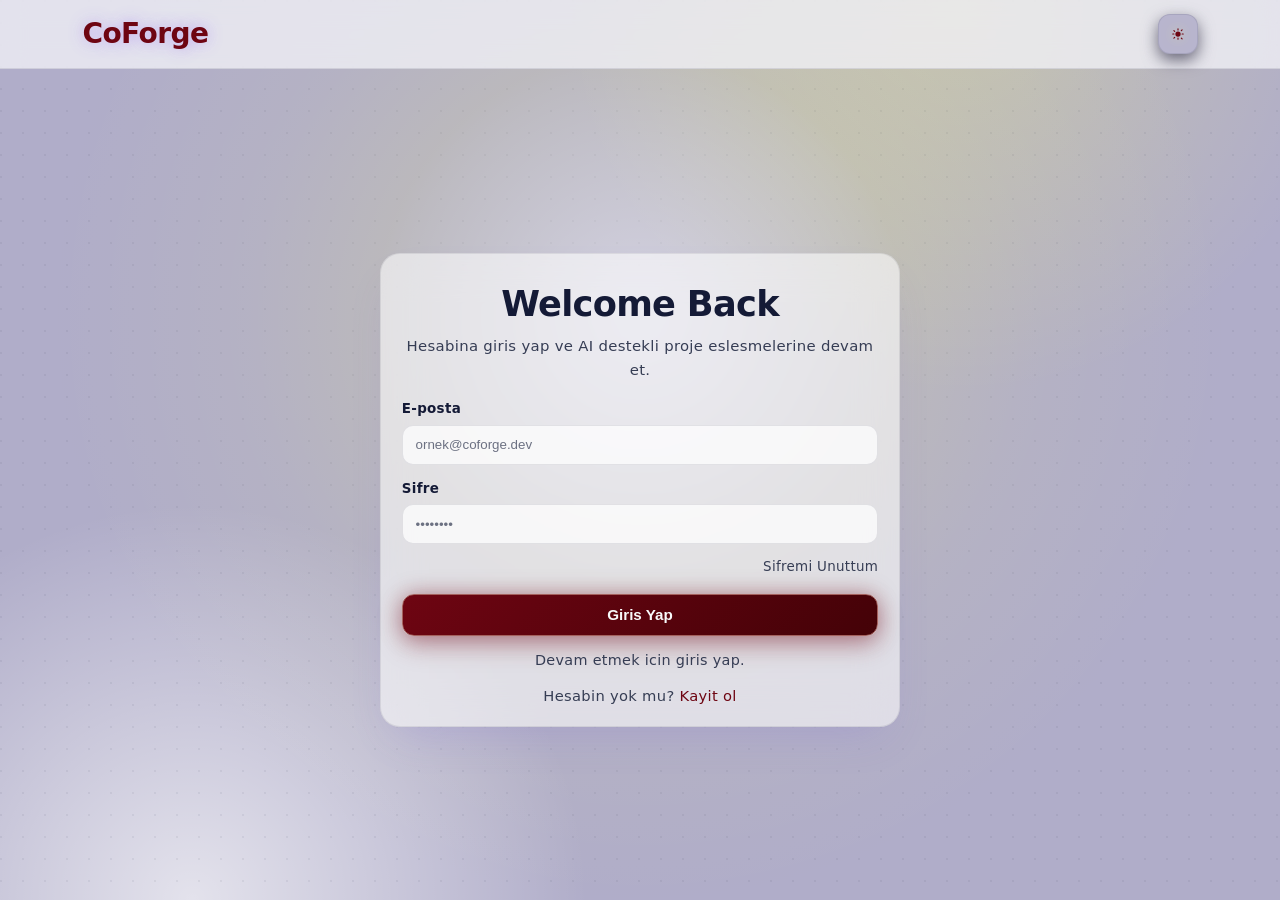
<file: web/kullanici-profil.html>
<!DOCTYPE html>
<html lang="tr">
  <head>
    <meta charset="utf-8" />
    <meta name="viewport" content="width=device-width, initial-scale=1" />
    <title>CoForge — Kullanici Profili</title>
    <link rel="stylesheet" href="css/style.css" />
  </head>
  <body class="dark-grid-bg">
    <header class="topbar">
      <div class="container topbar-inner">
        <a class="brand" href="index.html"><h1 class="logo-text">CoForge</h1></a>
        <nav class="topbar-actions">
          <a class="btn btn-primary" href="ilan-ekle.html">Ilan Olustur</a>
          <a class="btn btn-ghost" href="index.html">Ana Sayfa</a>
          <a class="btn btn-ghost match-btn" href="matchmaking.html">
            Eslesen Ilanlar
            <span class="notif-dot" aria-hidden="true"></span>
          </a>
          <button id="themeToggle" class="theme-toggle" type="button" aria-label="Tema degistir"></button>
          <div class="profile-menu" id="profileMenu">
            <button
              id="profileMenuToggle"
              class="profile-menu-toggle"
              type="button"
              aria-label="Hesap menusu"
              aria-haspopup="menu"
              aria-expanded="false"
            ></button>
            <div class="profile-dropdown" role="menu" aria-label="Hesap islemleri">
              <a href="kullanici-profil.html" role="menuitem">
                <span class="menu-icon" aria-hidden="true">👤</span>
                Profil
              </a>
              <a href="kullanici-profil.html#profile-ilanlar" role="menuitem">
                <span class="menu-icon" aria-hidden="true">📁</span>
                Ilanlarim
              </a>
              <button id="btnLogoutMenu" class="danger" type="button" role="menuitem">
                <span class="menu-icon" aria-hidden="true">⏻</span>
                Cikis
              </button>
            </div>
          </div>
        </nav>
      </div>
    </header>

    <main class="page profile-page">
      <section class="container profile-layout">
        <aside class="profile-sidebar glass-panel">
          <div class="profile-avatar-wrap">
            <div id="profileAvatarMount" class="coforge-avatar-host"></div>
          </div>
          <h1 class="profile-name profile-name-row">
            <span id="profileNameText">-</span>
            <span id="githubVerifiedBadge" class="github-verified-badge" hidden title="GitHub Dogrulandi" aria-label="GitHub Dogrulandi">
              <svg viewBox="0 0 24 24" aria-hidden="true"><path d="M9.55 17.43 4.9 12.78l1.42-1.41 3.23 3.23 8.13-8.14 1.42 1.42z"/></svg>
              GitHub Verified
            </span>
          </h1>
          <p id="profileTitleText" class="profile-title">-</p>
          <div class="profile-score">⭐ 4.8 / 5.0 AI Guvenilirlik Skoru</div>

          <a class="btn btn-ghost profile-edit-btn" href="profil-duzenle.html">Profili Duzenle</a>

          <div class="profile-socials">
            <a id="profileGithubLink" href="#" aria-label="GitHub">
              <svg viewBox="0 0 24 24" aria-hidden="true"><path d="M12 .5a12 12 0 0 0-3.79 23.39c.6.1.82-.26.82-.58v-2.2c-3.34.73-4.04-1.42-4.04-1.42-.55-1.4-1.34-1.77-1.34-1.77-1.1-.75.08-.73.08-.73 1.21.09 1.85 1.25 1.85 1.25 1.08 1.84 2.82 1.31 3.5 1 .1-.78.42-1.31.76-1.61-2.66-.3-5.47-1.32-5.47-5.9 0-1.3.47-2.36 1.24-3.2-.13-.31-.54-1.53.12-3.18 0 0 1.01-.32 3.3 1.22A11.4 11.4 0 0 1 12 6.3c1.01 0 2.03.14 2.98.41 2.29-1.54 3.29-1.22 3.29-1.22.67 1.65.26 2.87.13 3.18.77.84 1.24 1.9 1.24 3.2 0 4.59-2.82 5.6-5.51 5.9.43.37.82 1.1.82 2.23v3.31c0 .32.22.69.83.58A12 12 0 0 0 12 .5Z"/></svg>
            </a>
            <a id="profileLinkedinLink" href="#" aria-label="LinkedIn">
              <svg viewBox="0 0 24 24" aria-hidden="true"><path d="M4.98 3.5A2.5 2.5 0 1 1 5 8.5a2.5 2.5 0 0 1-.02-5ZM3 9h4v12H3V9Zm7 0h3.8v1.7h.05c.53-1 1.82-2.05 3.75-2.05C21 8.65 21 10.98 21 14v7h-4v-6.2c0-1.48-.03-3.38-2.06-3.38-2.07 0-2.38 1.62-2.38 3.28V21h-4V9Z"/></svg>
            </a>
          </div>
        </aside>

        <section class="profile-main">
          <article class="glass-panel profile-intro">
            <h2 id="profileIntroHeading">Hi, I'm - 👋</h2>
            <p id="profileBioText">
              AI destekli takim kurulumlari, full-stack urun gelistirme ve veri odakli proje yonetimi
              alanlarinda calisiyorum. CoForge ile fikirleri dogru ekiplerle hizli sekilde urune donusturmeyi
              hedefliyorum.
            </p>

            <h3>Languages &amp; Tools</h3>
            <div id="profileSkillsList" class="profile-skills">
              <span class="tag skill-tag skill-python">Python</span>
              <span class="tag skill-tag skill-django">Django</span>
              <span class="tag skill-tag skill-flutter">Flutter</span>
              <span class="tag skill-tag skill-milvus">Milvus</span>
              <span class="tag skill-tag skill-react">React</span>
              <span class="tag skill-tag skill-sql">SQL</span>
              <span class="tag skill-tag skill-docker">Docker</span>
              <span class="tag skill-tag skill-nlp">NLP</span>
            </div>
          </article>

          <article id="profile-ilanlar" class="glass-panel profile-ilanlar-panel" tabindex="-1">
            <div class="profile-section-head">
              <h3>Ilanlarim</h3>
              <a class="btn btn-primary" href="ilan-ekle.html">Yeni Ilan</a>
            </div>
            <div id="profileIlanlarList" class="project-showcase-grid"></div>
          </article>

          <article class="glass-panel">
            <div class="profile-section-head">
              <h3>Projelerim</h3>
              <button id="btnGithubImportProfile" class="github-import-btn" type="button">
                <svg viewBox="0 0 24 24" aria-hidden="true"><path d="M12 .5a12 12 0 0 0-3.79 23.39c.6.1.82-.26.82-.58v-2.2c-3.34.73-4.04-1.42-4.04-1.42-.55-1.4-1.34-1.77-1.34-1.77-1.1-.75.08-.73.08-.73 1.21.09 1.85 1.25 1.85 1.25 1.08 1.84 2.82 1.31 3.5 1 .1-.78.42-1.31.76-1.61-2.66-.3-5.47-1.32-5.47-5.9 0-1.3.47-2.36 1.24-3.2-.13-.31-.54-1.53.12-3.18 0 0 1.01-.32 3.3 1.22A11.4 11.4 0 0 1 12 6.3c1.01 0 2.03.14 2.98.41 2.29-1.54 3.29-1.22 3.29-1.22.67 1.65.26 2.87.13 3.18.77.84 1.24 1.9 1.24 3.2 0 4.59-2.82 5.6-5.51 5.9.43.37.82 1.1.82 2.23v3.31c0 .32.22.69.83.58A12 12 0 0 0 12 .5Z"/></svg>
                <span class="github-import-label">GitHub'dan Ice Aktar</span>
                <span class="github-import-spinner" aria-hidden="true"></span>
              </button>
            </div>
            <div id="profileProjectsList" class="project-showcase-grid"></div>
          </article>

          <article id="profileStatsPanel" class="glass-panel">
            <div class="profile-section-head">
              <h3>CoForge Stats</h3>
            </div>
            <div class="profile-stats-grid">
              <div class="metric-card stat-green">
                <span>Tamamlanan Projeler</span>
                <strong id="statCompletedProjects">0</strong>
              </div>
              <div class="metric-card stat-blue">
                <span>Toplam Eslesme</span>
                <strong id="statTotalMatches">0</strong>
              </div>
              <div class="metric-card stat-purple">
                <span>Guncel Seri (Streak)</span>
                <strong id="statStreakDays">0</strong>
              </div>
            </div>
          </article>
        </section>
      </section>
    </main>

    <footer class="footer">
      <div class="container">
        <p>CoForge Platform</p>
      </div>
    </footer>

    <div id="githubConnectModalProfile" class="github-connect-modal" aria-hidden="true">
      <div class="github-connect-backdrop" data-close-modal="true"></div>
      <div class="github-connect-panel">
        <div class="github-connect-head">
          <h3>GitHub Profilini Bagla</h3>
          <p>Projelerini ve yetkinliklerini aninda iceri aktarmak icin GitHub erisimini dogrula.</p>
        </div>
        <div class="github-connect-actions">
          <button id="btnGithubQuickConnectProfile" class="btn btn-primary" type="button">GitHub Login (Hizli Baglanti)</button>
        </div>
        <div class="github-token-row">
          <input id="githubTokenInputProfile" class="input" type="password" placeholder="Personal Access Token (opsiyonel)" />
          <button id="btnGithubTokenConnectProfile" class="btn btn-ghost" type="button">Token ile Baglan</button>
        </div>
        <div class="github-load-track">
          <div id="githubLoadFillProfile" class="github-load-fill"></div>
        </div>
        <div id="githubDetectedSkillsProfile" class="github-detected-skills"></div>
        <div id="githubProjectSelectListProfile" class="github-project-select-list"></div>
        <div class="github-connect-footer">
          <button id="btnGithubModalCancelProfile" class="btn btn-ghost" type="button">Vazgec</button>
          <button id="btnGithubImportConfirmProfile" class="btn btn-primary" type="button" disabled>Secilenleri Ice Aktar</button>
        </div>
      </div>
    </div>

    <script src="auth.js"></script>
    <script>
      requireAuth();
      authRequireCurrentUser();
      coforgeInitTheme();

      function initGlobalBackgroundSpotlight() {
        const root = document.body;
        root.style.setProperty("--bg-mouse-x", "50vw");
        root.style.setProperty("--bg-mouse-y", "35vh");
        window.addEventListener("mousemove", (event) => {
          root.style.setProperty("--bg-mouse-x", `${event.clientX}px`);
          root.style.setProperty("--bg-mouse-y", `${event.clientY}px`);
        });
      }

      function initProfileMenu() {
        const menu = document.getElementById("profileMenu");
        const toggle = document.getElementById("profileMenuToggle");
        if (!menu || !toggle) return;

        toggle.addEventListener("click", () => {
          const isOpen = menu.classList.toggle("open");
          toggle.setAttribute("aria-expanded", isOpen ? "true" : "false");
        });

        document.addEventListener("click", (event) => {
          if (!menu.contains(event.target)) {
            menu.classList.remove("open");
            toggle.setAttribute("aria-expanded", "false");
          }
        });
      }

      document.getElementById("btnLogoutMenu")?.addEventListener("click", () => {
        authClearSession();
        window.location.href = "login.html";
      });

      function renderProfileAvatarMount(currentUser) {
        const el = document.getElementById("profileAvatarMount");
        if (!el || typeof coforgeRenderAvatarTo !== "function") return;
        const saved = (localStorage.getItem("userProfilePic") || "").trim();
        const fromUser = (currentUser && String(currentUser.avatar_url || "").trim()) || "";
        coforgeRenderAvatarTo(el, fromUser || saved, "profile");
      }

      async function initCurrentUserProfile() {
        let currentUser = authRequireCurrentUser();
        const refreshed = await authRefreshCurrentUserFromBackend();
        if (refreshed) currentUser = refreshed;
        if (!currentUser) return;

        const fullName = (currentUser.full_name || "").trim();
        const title = (currentUser.title || "").trim();
        const skills = Array.isArray(currentUser.skills) ? currentUser.skills.filter(Boolean) : [];

        if (fullName) {
          document.getElementById("profileNameText").textContent = fullName;
          document.getElementById("profileIntroHeading").textContent = `Hi, I'm ${fullName} 👋`;
        }
        if (title) document.getElementById("profileTitleText").textContent = title;
        renderProfileAvatarMount(currentUser);
        if (skills.length > 0) {
          document.getElementById("profileSkillsList").innerHTML = skills
            .map((skill) => `<span class="tag skill-tag ${getSkillToneClass(skill)}">${skill}</span>`)
            .join("");
        }
        const verifiedBadge = document.getElementById("githubVerifiedBadge");
        if (verifiedBadge) verifiedBadge.hidden = !Boolean(currentUser.github_verified);
        initProfileSocialLinks(currentUser);
      }

      function normalizeProfileUrl(value) {
        const raw = String(value || "").trim();
        if (!raw) return "";
        if (/^https?:\/\//i.test(raw)) return raw;
        return `https://${raw}`;
      }

      function bindSocialAnchor(anchor, url) {
        if (!anchor) return;
        const safeUrl = normalizeProfileUrl(url);
        if (safeUrl) {
          anchor.href = safeUrl;
          anchor.target = "_blank";
          anchor.rel = "noopener noreferrer";
          anchor.classList.remove("is-missing");
          anchor.title = "";
          anchor.setAttribute("aria-disabled", "false");
          anchor.removeAttribute("tabindex");
          anchor.style.pointerEvents = "";
        } else {
          anchor.removeAttribute("href");
          anchor.removeAttribute("target");
          anchor.removeAttribute("rel");
          anchor.classList.add("is-missing");
          anchor.title = "Profil eklenmemis";
          anchor.setAttribute("aria-disabled", "true");
          anchor.setAttribute("tabindex", "-1");
          anchor.style.pointerEvents = "none";
        }
      }

      function initProfileSocialLinks(currentUser) {
        const githubUrl = currentUser?.github_url || "";
        const linkedinUrl = currentUser?.linkedin_url || "";
        bindSocialAnchor(document.getElementById("profileGithubLink"), githubUrl);
        bindSocialAnchor(document.getElementById("profileLinkedinLink"), linkedinUrl);
      }

      function getSkillToneClass(skillName) {
        const name = String(skillName || "").toLowerCase();
        if (name.includes("python")) return "tone-python";
        if (name.includes("react")) return "tone-react";
        if (name.includes("django")) return "tone-django";
        if (name.includes("sql") || name.includes("postgres")) return "tone-sql";
        if (name.includes("docker")) return "tone-docker";
        if (name.includes("flutter")) return "tone-flutter";
        if (name.includes("ml") || name.includes("ai") || name.includes("nlp")) return "tone-ai";
        if (name.includes("javascript") || name.includes("typescript")) return "tone-js";
        return "tone-default";
      }

      function getUserProjectsStorageKey(email) {
        return `coforge_projects_${String(email || "").toLowerCase()}`;
      }

      function getCurrentUserProjects(currentUser) {
        const email = (currentUser?.email || "").trim().toLowerCase();
        if (!email) return [];
        const raw = (localStorage.getItem(getUserProjectsStorageKey(email)) || "").trim();
        if (!raw) return [];
        try {
          const parsed = JSON.parse(raw);
          return Array.isArray(parsed) ? parsed : [];
        } catch (_err) {
          return [];
        }
      }

      function isUserIlan(project) {
        if (!project || typeof project !== "object") return false;
        if (project.source === "coforge_ilan") return true;
        if (project.imported_from_github) return false;
        const repo = String(project.repo_url || "").trim();
        if (repo) return false;
        const id = project.id ?? project.pk;
        return id != null && id !== "";
      }

      function getCurrentUserIlanlar(currentUser) {
        const email = (currentUser?.email || "").trim().toLowerCase();
        if (!email) return [];
        const fromList = getCurrentUserProjects(currentUser).filter(isUserIlan);
        const localAll = typeof coforgeListAllLocalProjectPosts === "function" ? coforgeListAllLocalProjectPosts() : [];
        const fromLocalStore = localAll.filter((p) => String(p.owner_email || "").trim().toLowerCase() === email);
        const byId = new Map();
        for (const p of fromList) {
          const id = p.id ?? p.pk;
          if (id == null || id === "") continue;
          byId.set(String(id), p);
        }
        for (const p of fromLocalStore) {
          const id = p.id ?? p.pk;
          if (id == null || id === "") continue;
          const key = String(id);
          const prev = byId.get(key) || {};
          byId.set(key, { ...prev, ...p });
        }
        return Array.from(byId.values()).sort((a, b) => {
          const ta = Date.parse(a.created_at || a.createdAt || 0) || 0;
          const tb = Date.parse(b.created_at || b.createdAt || 0) || 0;
          return tb - ta;
        });
      }

      function renderProfileIlanlar() {
        const currentUser = authRequireCurrentUser();
        if (!currentUser) return;
        const container = document.getElementById("profileIlanlarList");
        if (!container) return;

        const ilanlar = getCurrentUserIlanlar(currentUser);
        container.innerHTML = "";

        if (!ilanlar.length) {
          container.innerHTML = `
            <article class="showcase-card">
              <h4>Henuz ilan yok</h4>
              <p>Olusturdugun CoForge ilanlari burada gorunur.</p>
              <p><a class="btn btn-primary" href="ilan-ekle.html">Yeni ilan olustur</a></p>
            </article>
          `;
          return;
        }

        ilanlar.forEach((ilan) => {
          const id = ilan.id ?? ilan.pk;
          const title = (ilan.title || "").trim() || "Basliksiz ilan";
          const description = (ilan.description || "").trim() || "";
          const shortDesc = description.length > 160 ? `${description.slice(0, 160)}...` : description;
          let tags = [];
          if (Array.isArray(ilan.required_skills_detail)) {
            tags = ilan.required_skills_detail.map((x) => x.skill_name).filter(Boolean);
          } else if (Array.isArray(ilan.skills)) {
            tags = ilan.skills.map((s) => (typeof s === "string" ? s : String(s?.name || "").trim())).filter(Boolean);
          }
          const tagsHtml = tags.length
            ? tags.map((t) => `<span class="tag">${t}</span>`).join("")
            : '<span class="tag">Yetkinlik yok</span>';
          const idNote = String(id).startsWith("local_") ? "Bu cihazda kayitli" : `Ilan #${id}`;

          const card = document.createElement("article");
          card.className = "showcase-card showcase-card-clickable";
          card.innerHTML = `
            <h4>${title}</h4>
            <p>${shortDesc || "Aciklama yok."}</p>
            <p class="profile-ilan-meta">${idNote}</p>
            <div class="tags">${tagsHtml}</div>
          `;
          card.addEventListener("click", () => {
            window.location.href = `ilan-detay.html?id=${encodeURIComponent(String(id))}`;
          });
          card.setAttribute("role", "button");
          card.tabIndex = 0;
          card.addEventListener("keydown", (e) => {
            if (e.key === "Enter" || e.key === " ") {
              e.preventDefault();
              window.location.href = `ilan-detay.html?id=${encodeURIComponent(String(id))}`;
            }
          });
          container.appendChild(card);
        });
      }

      function renderProfileProjects() {
        const currentUser = authRequireCurrentUser();
        if (!currentUser) return;
        const container = document.getElementById("profileProjectsList");
        if (!container) return;

        const userProjects = getCurrentUserProjects(currentUser).filter((p) => !isUserIlan(p));
        if (!userProjects.length) {
          container.innerHTML = `
            <article class="showcase-card">
              <h4>Henuz proje bulunamadi</h4>
              <p>Bu kullanici icin kayitli proje yok. Sadece kendi olusturdugun projeler burada listelenir.</p>
            </article>
          `;
          return;
        }

        container.innerHTML = userProjects
          .map((project) => {
            const title = (project?.title || "").trim() || "Basliksiz Proje";
            const description = (project?.description || "").trim() || "Aciklama bulunmuyor.";
            const tags = Array.isArray(project?.skills)
              ? project.skills
                  .map((tag) => (typeof tag === "string" ? tag : String(tag?.name || "").trim()))
                  .filter(Boolean)
              : [];
            const safeTags = tags.length
              ? tags.map((tag) => `<span class="tag">${tag}</span>`).join("")
              : '<span class="tag">Genel</span>';

            return `
              <article class="showcase-card">
                <h4>${title}</h4>
                <p>${description}</p>
                <p class="repo-import-note">GitHub reposundan ice aktarildi</p>
                ${project?.repo_url ? `<p><a class="repo-link" href="${project.repo_url}" target="_blank" rel="noopener noreferrer">Repo Linki</a></p>` : ""}
                <div class="tags">${safeTags}</div>
              </article>
            `;
          })
          .join("");
      }

      function showToast(message, isError = false) {
        const toast = document.createElement("div");
        toast.className = `settings-toast${isError ? " error" : ""}`;
        toast.innerHTML = `
          <span class="settings-toast-icon">${isError ? "!" : "✓"}</span>
          <span class="settings-toast-text">${message}</span>
        `;
        document.body.appendChild(toast);
        requestAnimationFrame(() => toast.classList.add("show"));
        window.setTimeout(() => {
          toast.classList.remove("show");
          toast.classList.add("hide");
          window.setTimeout(() => toast.remove(), 360);
        }, 3000);
      }

      function getGithubKeywordSkills(repos) {
        const skillMap = {
          django: "Django",
          flask: "Flask",
          fastapi: "FastAPI",
          react: "React",
          "next.js": "Next.js",
          nextjs: "Next.js",
          vue: "Vue.js",
          angular: "Angular",
          flutter: "Flutter",
          docker: "Docker",
          kubernetes: "Kubernetes",
          postgres: "PostgreSQL",
          postgresql: "PostgreSQL",
          mysql: "MySQL",
          mongodb: "MongoDB",
          redis: "Redis",
          firebase: "Firebase",
          graphql: "GraphQL",
          rest: "REST API",
          api: "REST API",
          tensorflow: "TensorFlow",
          pytorch: "PyTorch",
          nlp: "NLP",
          openai: "OpenAI API",
          langchain: "LangChain",
        };
        const found = new Set();
        repos.forEach((repo) => {
          const text = `${repo?.name || ""} ${repo?.description || ""}`.toLowerCase();
          Object.entries(skillMap).forEach(([keyword, skill]) => {
            if (text.includes(keyword)) found.add(skill);
          });
        });
        return found;
      }

      function normalizeLanguageSkill(language) {
        const map = {
          JavaScript: "JavaScript",
          TypeScript: "TypeScript",
          Python: "Python",
          Dart: "Dart",
          Java: "Java",
          "C#": "C#",
          Go: "Go",
          Rust: "Rust",
          PHP: "PHP",
          Ruby: "Ruby",
          HTML: "HTML5",
          CSS: "CSS3",
          SQL: "SQL",
        };
        return map[language] || language;
      }

      async function fetchGithubPortfolio(username, token = "") {
        const headers = token ? { Authorization: `Bearer ${token}` } : {};
        const resp = await fetch(`https://api.github.com/users/${encodeURIComponent(username)}/repos?per_page=100&sort=updated`, { headers });
        if (!resp.ok) {
          throw new Error(resp.status === 404 || resp.status === 403 ? "Profil Bulunamadi" : "GitHub verisi alinamadi");
        }
        const repos = await resp.json();
        const repoList = Array.isArray(repos) ? repos.filter((repo) => !repo.fork) : [];
        const ranked = repoList
          .slice()
          .sort((a, b) => {
            const aScore = (a?.stargazers_count || 0) * 1000 + new Date(a?.pushed_at || 0).getTime();
            const bScore = (b?.stargazers_count || 0) * 1000 + new Date(b?.pushed_at || 0).getTime();
            return bScore - aScore;
          })
          .slice(0, 4);

        const languageSet = new Set();
        ranked.forEach((repo) => {
          if (repo?.language) languageSet.add(normalizeLanguageSkill(repo.language));
        });
        const keywordSkills = getGithubKeywordSkills(ranked);
        const skills = Array.from(new Set([...Array.from(languageSet), ...Array.from(keywordSkills)])).slice(0, 12);

        const projects = ranked.map((repo) => ({
          title: repo?.name || "Basliksiz Proje",
          description: (repo?.description || "GitHub reposundan ice aktarildi.").trim(),
          repo_url: repo?.html_url || "",
          skills: [normalizeLanguageSkill(repo?.language || "")].filter(Boolean),
          stars: repo?.stargazers_count || 0,
          updated_at: repo?.pushed_at || "",
          imported_from_github: true,
        }));

        return { projects, skills };
      }

      function animateLoadBar(targetId, targetPercent = 92) {
        const fill = document.getElementById(targetId);
        if (!fill) return () => {};
        let value = 0;
        fill.style.width = "0%";
        const timer = window.setInterval(() => {
          value += Math.max(1, Math.floor((targetPercent - value) / 6));
          if (value >= targetPercent) {
            value = targetPercent;
            window.clearInterval(timer);
          }
          fill.style.width = `${value}%`;
        }, 90);
        return () => {
          window.clearInterval(timer);
          fill.style.width = "100%";
        };
      }

      let githubImportStateProfile = { username: "", token: "", projects: [], skills: [] };

      function renderDetectedSkillsProfile(skills) {
        const wrap = document.getElementById("githubDetectedSkillsProfile");
        if (!wrap) return;
        wrap.innerHTML = skills
          .map((skill, idx) => `<span class="github-detected-pill" style="animation-delay:${idx * 0.05}s">${skill}</span>`)
          .join("");
      }

      function renderProjectSelectionProfile(projects) {
        const wrap = document.getElementById("githubProjectSelectListProfile");
        const confirm = document.getElementById("btnGithubImportConfirmProfile");
        if (!wrap || !confirm) return;
        wrap.innerHTML = projects
          .map((project, idx) => {
            const title = (project?.title || "").trim() || "Basliksiz Proje";
            return `
              <article class="github-project-option">
                <label>
                  <input type="checkbox" class="github-project-checkbox-profile" value="${idx}" checked />
                  <span>
                    <strong>${title}</strong>
                    <span class="github-project-meta">★ ${project?.stars || 0}</span>
                  </span>
                </label>
              </article>
            `;
          })
          .join("");
        confirm.disabled = !projects.length;
      }

      function openGithubModalProfile() {
        const modal = document.getElementById("githubConnectModalProfile");
        if (!modal) return;
        modal.classList.add("open");
        modal.setAttribute("aria-hidden", "false");
      }

      function closeGithubModalProfile() {
        const modal = document.getElementById("githubConnectModalProfile");
        if (!modal) return;
        modal.classList.remove("open");
        modal.setAttribute("aria-hidden", "true");
      }

      async function beginGithubFetchProfile(useToken = false) {
        const currentUser = authRequireCurrentUser();
        if (!currentUser) return;
        const username = window.prompt("GitHub kullanici adini girin:");
        if (!username || !username.trim()) return;
        const token = useToken ? String(document.getElementById("githubTokenInputProfile")?.value || "").trim() : "";
        const stopLoad = animateLoadBar("githubLoadFillProfile");

        try {
          const { projects, skills } = await fetchGithubPortfolio(username.trim(), token);
          githubImportStateProfile = { username: username.trim(), token, projects, skills };
          renderDetectedSkillsProfile(skills);
          renderProjectSelectionProfile(projects);
          stopLoad();
        } catch (_err) {
          showToast("Profil Bulunamadi", true);
        }
      }

      function finalizeGithubImportProfile() {
        const currentUser = authRequireCurrentUser();
        if (!currentUser) return;
        const checks = Array.from(document.querySelectorAll(".github-project-checkbox-profile:checked"));
        const selectedIndexes = checks.map((el) => Number(el.value)).filter((n) => Number.isFinite(n));
        const selectedProjects = selectedIndexes.map((idx) => githubImportStateProfile.projects[idx]).filter(Boolean);
        const key = getUserProjectsStorageKey(currentUser.email);
        let existing = [];
        try {
          const raw = (localStorage.getItem(key) || "").trim();
          const parsed = raw ? JSON.parse(raw) : [];
          existing = Array.isArray(parsed) ? parsed : [];
        } catch (_err) {
          existing = [];
        }
        const keptIlan = existing.filter(isUserIlan);
        const merged = [...keptIlan, ...selectedProjects];
        localStorage.setItem(key, JSON.stringify(merged.slice(0, 30)));
        authSetCurrentUser({
          ...currentUser,
          github_username: githubImportStateProfile.username || currentUser.github_username || "",
          github_verified: true,
          skills: githubImportStateProfile.skills.length ? githubImportStateProfile.skills : currentUser.skills || [],
        });
        initCurrentUserProfile();
        renderProfileIlanlar();
        renderProfileProjects();
        closeGithubModalProfile();
        showToast("Secilen projeler profile eklendi.");
      }

      let profileStatsLoadPromise = null;

      function loadUserStats() {
        if (profileStatsLoadPromise) return profileStatsLoadPromise;
        profileStatsLoadPromise = (async () => {
          if (typeof authIsMockSession === "function" && authIsMockSession()) {
            return { completed_projects: 0, total_matches: 0, streak_days: 0 };
          }
          try {
            const resp = await fetch(`${authGetApiBase()}/me/stats/`, {
              method: "GET",
              headers: authHeaders(),
            });
            return await authParseResponse(resp);
          } catch (_err) {
            return { completed_projects: 0, total_matches: 0, streak_days: 0 };
          }
        })();
        return profileStatsLoadPromise;
      }

      function animateStatCounter(elementId, targetValue, durationMs = 520) {
        const el = document.getElementById(elementId);
        if (!el) return;
        const target = Math.max(0, Math.floor(Number(targetValue) || 0));
        const startTs = performance.now();
        function tick(now) {
          const t = Math.min(1, (now - startTs) / durationMs);
          const eased = 1 - (1 - t) * (1 - t);
          const shown = Math.round(eased * target);
          el.textContent = String(shown);
          if (t < 1) requestAnimationFrame(tick);
          else el.textContent = String(target);
        }
        requestAnimationFrame(tick);
      }

      function setupProfileStatsCounterOnView() {
        const panel = document.getElementById("profileStatsPanel");
        if (!panel) return;
        let done = false;
        const observer = new IntersectionObserver(
          async (entries) => {
            if (done) return;
            if (!entries.some((e) => e.isIntersecting)) return;
            done = true;
            observer.disconnect();
            const data = await loadUserStats();
            const completed = Number(data?.completed_projects ?? 0) || 0;
            const matches = Number(data?.total_matches ?? 0) || 0;
            const streak = Number(data?.streak_days ?? 0) || 0;
            animateStatCounter("statCompletedProjects", completed);
            animateStatCounter("statTotalMatches", matches);
            animateStatCounter("statStreakDays", streak);
          },
          { threshold: 0.22 }
        );
        observer.observe(panel);
      }

      async function bootstrapProfilePage() {
        initGlobalBackgroundSpotlight();
        initProfileMenu();
        renderProfileAvatarMount(authGetCurrentUser());
        loadUserStats();
        setupProfileStatsCounterOnView();
        await initCurrentUserProfile();
        renderProfileIlanlar();
        renderProfileProjects();
        if (location.hash === "#profile-ilanlar") {
          requestAnimationFrame(() => {
            document.getElementById("profile-ilanlar")?.scrollIntoView({ behavior: "smooth", block: "start" });
          });
        }
        coforgeInitHeaderAvatar();
        document.getElementById("btnGithubImportProfile")?.addEventListener("click", openGithubModalProfile);
        document.getElementById("btnGithubQuickConnectProfile")?.addEventListener("click", () => beginGithubFetchProfile(false));
        document.getElementById("btnGithubTokenConnectProfile")?.addEventListener("click", () => beginGithubFetchProfile(true));
        document.getElementById("btnGithubImportConfirmProfile")?.addEventListener("click", finalizeGithubImportProfile);
        document.getElementById("btnGithubModalCancelProfile")?.addEventListener("click", closeGithubModalProfile);
        document.querySelector("#githubConnectModalProfile [data-close-modal='true']")?.addEventListener("click", closeGithubModalProfile);
      }

      bootstrapProfilePage();
    </script>
  </body>
</html>
</file>
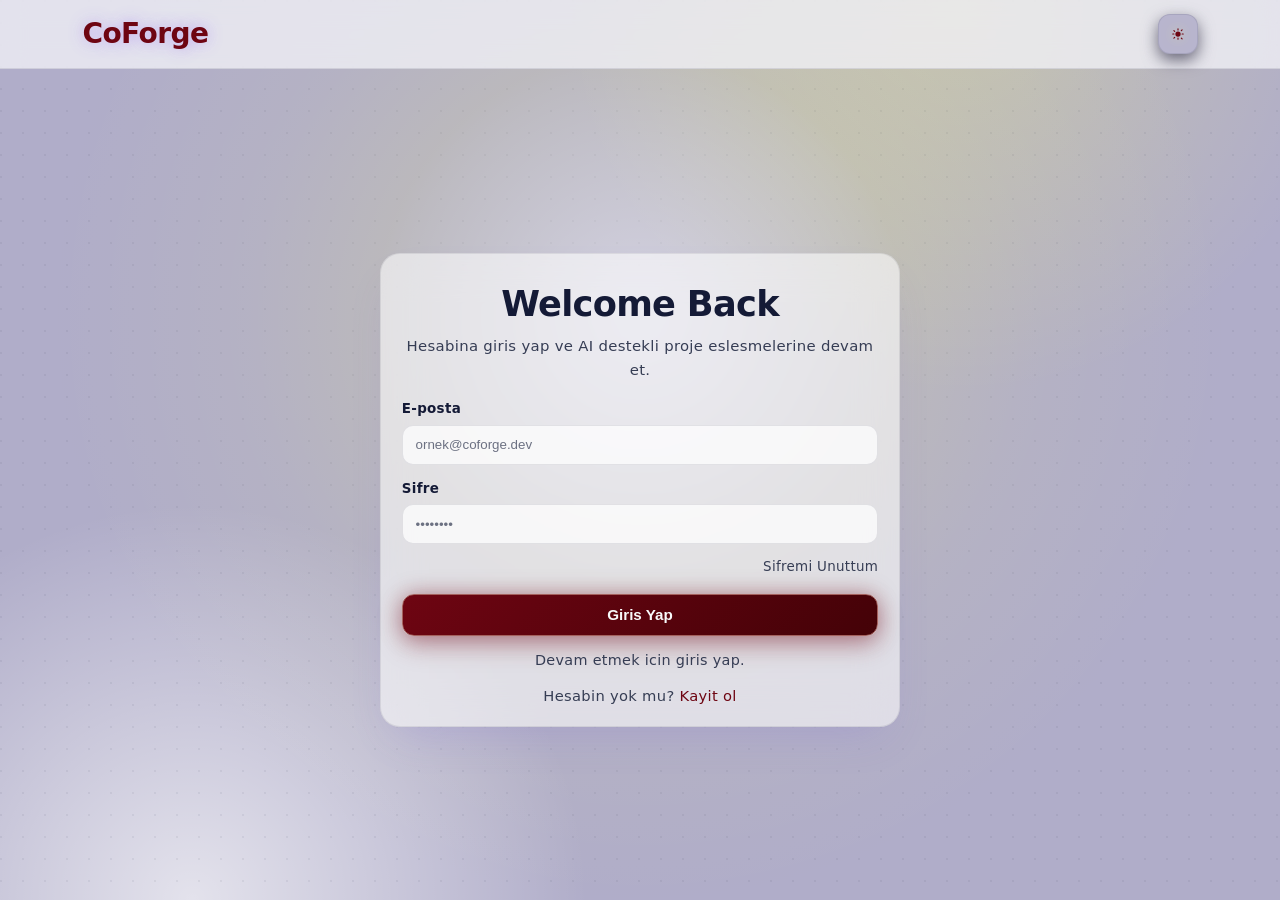
<file: web/login.html>
<!DOCTYPE html>
<html lang="tr">
  <head>
    <meta charset="utf-8" />
    <meta name="viewport" content="width=device-width, initial-scale=1" />
    <title>CoForge — Giriş</title>
    <link rel="stylesheet" href="css/style.css" />
  </head>
  <body class="dark-grid-bg auth-theme-page">
    <header class="auth-topbar">
      <div class="container auth-topbar-inner">
        <a class="brand" href="login.html"><h1 class="logo-text">CoForge</h1></a>
        <button id="themeToggle" class="theme-toggle" type="button" aria-label="Tema degistir"></button>
      </div>
    </header>

    <main class="auth-main">
      <section id="loginShell" class="auth-shell">
        <article class="auth-card">
          <div class="auth-card-head">
            <h1 class="auth-title">Welcome Back</h1>
            <p class="auth-subtitle">Hesabina giris yap ve AI destekli proje eslesmelerine devam et.</p>
          </div>

          <div class="auth-form-grid">
            <label>
              <span class="field-label">E-posta</span>
              <input id="email" class="input" type="email" placeholder="ornek@coforge.dev" />
            </label>

            <label>
              <span class="field-label">Sifre</span>
              <input id="password" class="input" type="password" placeholder="••••••••" />
            </label>

            <div class="auth-row-between">
              <span></span>
              <a class="auth-muted-link" href="#">Sifremi Unuttum</a>
            </div>

            <button id="btnLogin" class="btn btn-auth-submit" type="button">Giris Yap</button>
            <p id="loginMeta" class="auth-meta">Devam etmek icin giris yap.</p>
            <p class="auth-link">Hesabin yok mu? <a href="register.html">Kayit ol</a></p>
          </div>
        </article>
      </section>
    </main>

    <section id="loginSplash" class="login-splash" aria-hidden="true">
      <div class="login-splash-inner">
        <h2 id="loginSplashTitle" class="login-splash-title">Co<span>Forge</span></h2>
        <p class="login-splash-tagline">Fikirleri koda, kodlari gelecege donusturecek dogru ekibi kur.</p>
      </div>
    </section>

    <script src="auth.js"></script>
    <script>
      coforgeInitTheme();

      function initGlobalBackgroundSpotlight() {
        const root = document.body;
        root.style.setProperty("--bg-mouse-x", "50vw");
        root.style.setProperty("--bg-mouse-y", "35vh");
        window.addEventListener("mousemove", (event) => {
          root.style.setProperty("--bg-mouse-x", `${event.clientX}px`);
          root.style.setProperty("--bg-mouse-y", `${event.clientY}px`);
        });
      }

      initGlobalBackgroundSpotlight();

      if (!redirectIfAuthenticated()) {
        const meta = document.getElementById("loginMeta");
        const loginShell = document.getElementById("loginShell");
        const loginSplash = document.getElementById("loginSplash");
        const loginSplashTitle = document.getElementById("loginSplashTitle");

        function playLoginSplashAndRedirect(targetUrl) {
          // Sinematik geçiş index.html tarafında yapılıyor.
          // Burada sadece login formunu fade-out edip flag bırakıyoruz.
          loginShell?.classList.add("fade-out");
          sessionStorage.setItem("coforge_post_login", "1");
          window.setTimeout(() => {
            window.location.href = targetUrl;
          }, 320);
        }

        document.getElementById("btnLogin").addEventListener("click", async () => {
          const email = document.getElementById("email").value.trim();
          const password = document.getElementById("password").value;

          if (!email || !password) {
            meta.textContent = "E-posta ve şifre zorunludur.";
            return;
          }
          meta.textContent = "Giriş yapılıyor...";

          try {
            await authLogin(email, password);
            playLoginSplashAndRedirect("index.html");
          } catch (err) {
            meta.textContent = err.message || "Giriş başarısız.";
          }
        });
      }
    </script>
  </body>
</html>
</file>
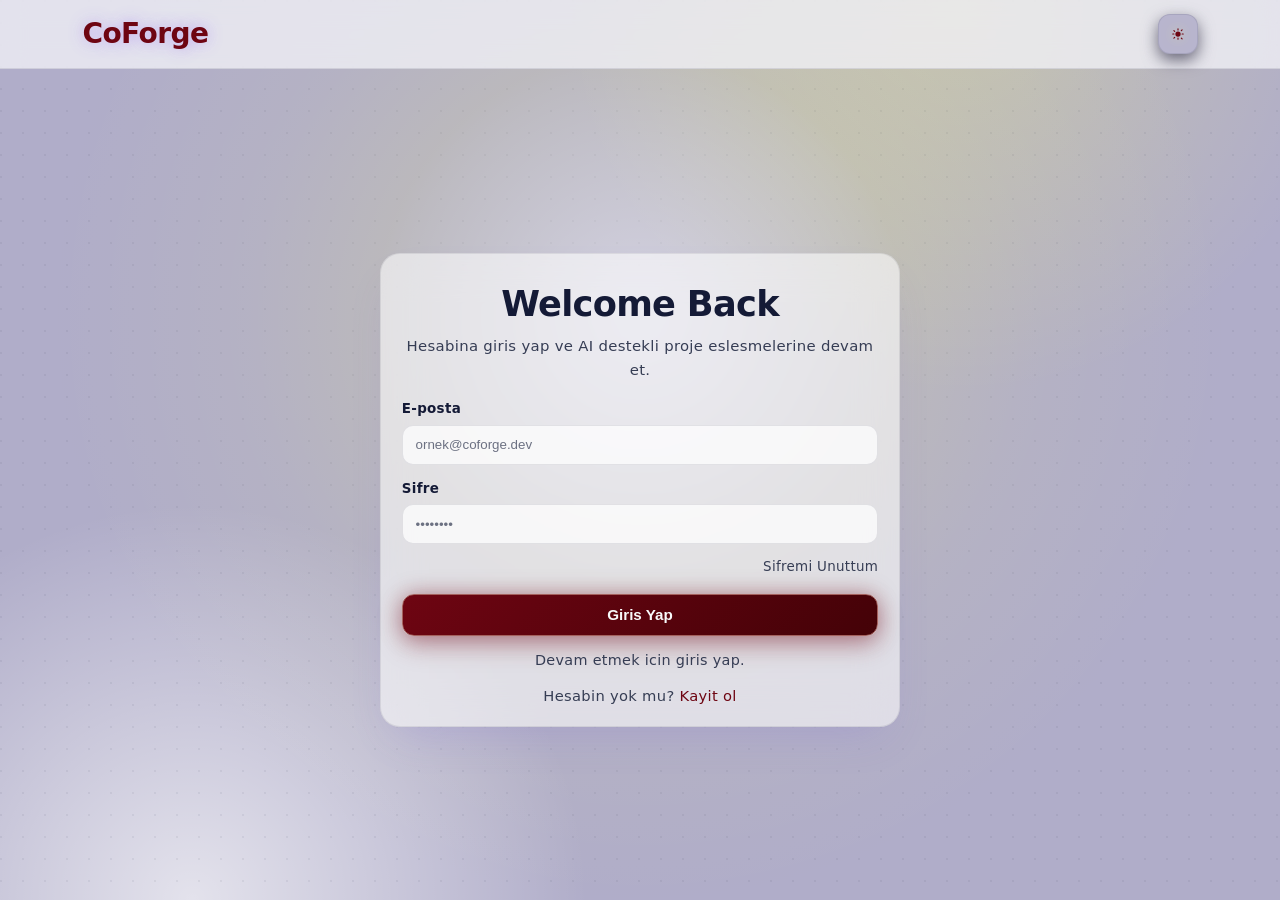
<file: web/matchmaking.html>
<!DOCTYPE html>
<html lang="tr">
  <head>
    <meta charset="utf-8" />
    <meta name="viewport" content="width=device-width, initial-scale=1" />
    <title>CoForge — Matchmaking</title>
    <link rel="stylesheet" href="css/style.css" />
  </head>
  <body class="dark-grid-bg">
    <header class="topbar">
      <div class="container topbar-inner">
        <a class="brand" href="index.html"><h1 class="logo-text">CoForge</h1></a>
        <nav class="topbar-actions">
          <a class="btn btn-primary" href="ilan-ekle.html">Ilan Olustur</a>
          <a class="btn btn-ghost" href="index.html">Ana Sayfa</a>
          <button id="themeToggle" class="theme-toggle" type="button" aria-label="Tema degistir"></button>
          <div class="profile-menu" id="profileMenu">
            <button
              id="profileMenuToggle"
              class="profile-menu-toggle"
              type="button"
              aria-label="Hesap menusu"
              aria-haspopup="menu"
              aria-expanded="false"
            ></button>
            <div class="profile-dropdown" role="menu" aria-label="Hesap islemleri">
              <a href="kullanici-profil.html" role="menuitem">
                <span class="menu-icon" aria-hidden="true">👤</span>
                Profil
              </a>
              <a href="kullanici-profil.html#profile-ilanlar" role="menuitem">
                <span class="menu-icon" aria-hidden="true">📁</span>
                Ilanlarim
              </a>
              <button id="btnLogoutMenu" class="danger" type="button" role="menuitem">
                <span class="menu-icon" aria-hidden="true">⏻</span>
                Cikis
              </button>
            </div>
          </div>
        </nav>
      </div>
    </header>

    <main class="page matchmaking-page">
      <section class="container">
        <article class="matchboard-glass">
          <header class="matchboard-head">
            <h1>Senin Icin Onerilen Projeler</h1>
            <p>Yapay zeka profilini analiz ederek en uygun eslesmeleri buldu.</p>
          </header>

          <div id="matchMeta" class="match-meta">AI eslestirme analizi baslatiliyor...</div>
          <div id="matchResultArea"></div>
        </article>
      </section>
    </main>

    <footer class="footer">
      <div class="container">
        <p>CoForge Platform</p>
      </div>
    </footer>

    <script src="auth.js"></script>
    <script src="matchmaking.js"></script>
  </body>
</html>
</file>
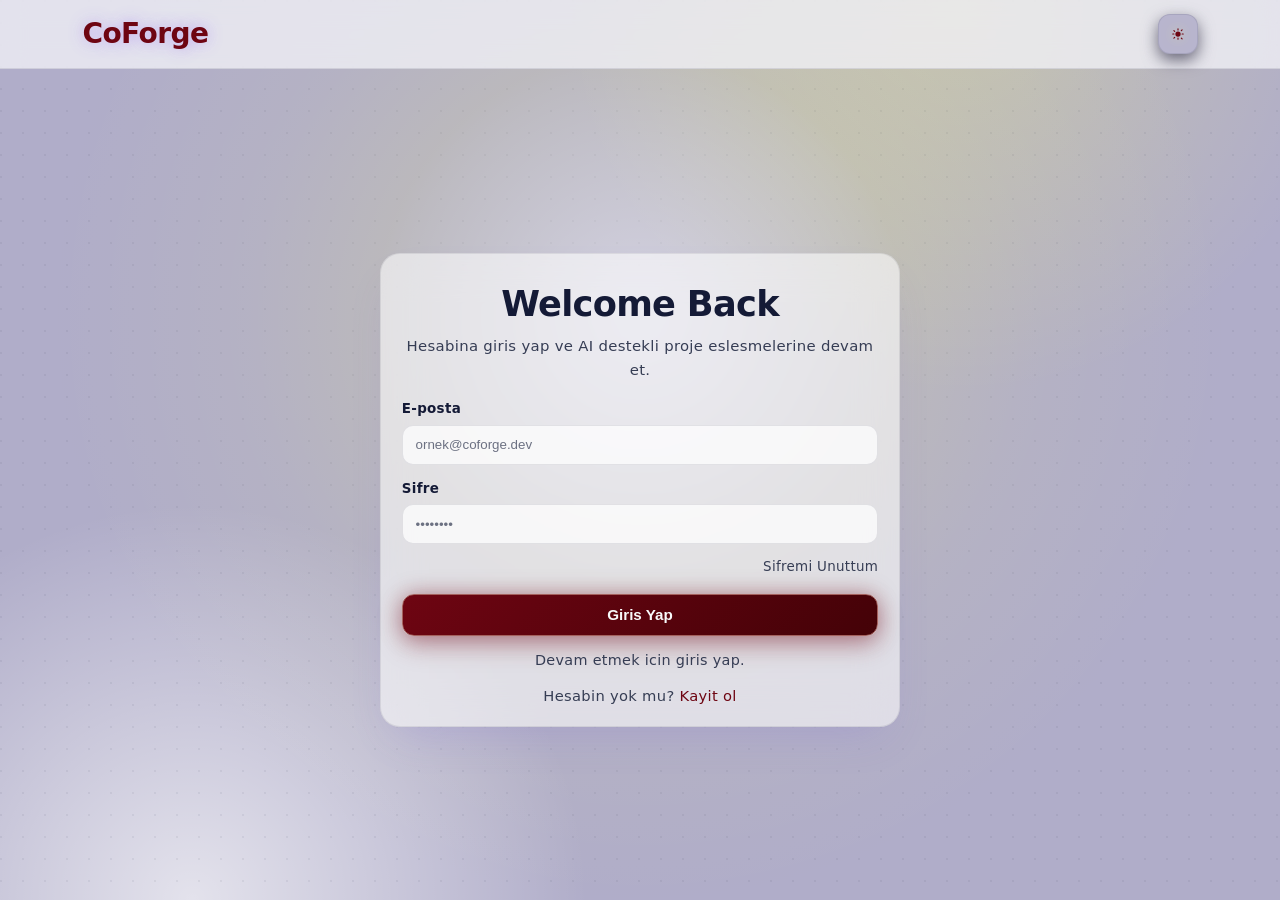
<file: web/profil-duzenle.html>
<!DOCTYPE html>
<html lang="tr">
  <head>
    <meta charset="utf-8" />
    <meta name="viewport" content="width=device-width, initial-scale=1" />
    <title>CoForge — Profil Ayarlari</title>
    <link rel="stylesheet" href="css/style.css" />
  </head>
  <body class="dark-grid-bg">
    <header class="topbar">
      <div class="container topbar-inner">
        <a class="brand" href="index.html"><h1 class="logo-text">CoForge</h1></a>
        <nav class="topbar-actions">
          <a class="btn btn-ghost" href="kullanici-profil.html">Profile Don</a>
          <button id="themeToggle" class="theme-toggle" type="button" aria-label="Tema degistir"></button>
        </nav>
      </div>
    </header>

    <main class="page settings-page">
      <section class="container settings-layout">
        <aside class="settings-nav glass-panel">
          <h2 class="settings-nav-title">Ayarlar</h2>
          <a class="settings-nav-item active" href="#">Profil</a>
          <a class="settings-nav-item disabled" href="#">Hesap Guvenligi</a>
          <a class="settings-nav-item disabled" href="#">Bildirimler</a>
        </aside>

        <section class="glass-panel settings-main">
          <div class="settings-head">
            <h1>Profil Ayarlari</h1>
            <p>Profil bilgilerini guncelle, fotografinizi yukle ve teknik yetkinliklerinizi yonetin.</p>
          </div>

          <form id="profileSettingsForm" class="settings-form" novalidate>
            <div class="avatar-drop-row">
              <label id="dropZone" class="avatar-drop-zone" for="avatarFileInput">
                <input id="avatarFileInput" type="file" accept="image/*" hidden />
                <div class="avatar-preview-wrap">
                  <div id="avatarPreviewMount" class="avatar-preview-fill"></div>
                  <div class="avatar-hover-layer">
                    <span class="avatar-camera-icon">📷</span>
                  </div>
                </div>
                <div class="avatar-drop-copy">
                  <span class="avatar-drop-title">Yeni Fotograf Yukle</span>
                  <span class="avatar-drop-subtitle">Dosyayi surukleyip birakin veya tiklayin</span>
                </div>
              </label>
            </div>

            <label>
              <span class="field-label">Ad Soyad</span>
              <input id="editFullName" class="input settings-input" type="text" value="" />
            </label>

            <label>
              <span class="field-label">Unvan / Bolum</span>
              <input id="editTitle" class="input settings-input" type="text" value="" />
            </label>

            <label>
              <span class="field-label">Biyografi</span>
              <textarea id="editBio" class="input settings-textarea" rows="5"></textarea>
            </label>

            <label>
              <span class="field-label">Yetkinlikler (Virgulle ayir)</span>
              <input id="editSkills" class="input settings-input" type="text" value="" />
            </label>

            <div class="settings-social-head">
              <span class="field-label">Sosyal Profiller</span>
            </div>

            <label>
              <span class="field-label">GitHub Profil Linki</span>
              <input id="editGithubUrl" class="input settings-input" type="text" placeholder="https://github.com/kullaniciadi" value="" />
            </label>

            <label>
              <span class="field-label">LinkedIn Profil Linki</span>
              <input id="editLinkedinUrl" class="input settings-input" type="text" placeholder="https://www.linkedin.com/in/kullaniciadi/" value="" />
            </label>

            <div class="settings-actions">
              <button id="saveSettingsBtn" class="btn settings-save-btn" type="submit" disabled>Degisiklikleri Kaydet</button>
            </div>
          </form>
        </section>
      </section>
    </main>

    <footer class="footer">
      <div class="container">
        <p>CoForge Platform</p>
      </div>
    </footer>

    <script src="auth.js"></script>
    <script>
      requireAuth();
      authRequireCurrentUser();
      coforgeInitTheme();

      function initGlobalBackgroundSpotlight() {
        const root = document.body;
        root.style.setProperty("--bg-mouse-x", "50vw");
        root.style.setProperty("--bg-mouse-y", "35vh");
        window.addEventListener("mousemove", (event) => {
          root.style.setProperty("--bg-mouse-x", `${event.clientX}px`);
          root.style.setProperty("--bg-mouse-y", `${event.clientY}px`);
        });
      }

      async function initProfileSettingsForm() {
        const form = document.getElementById("profileSettingsForm");
        const saveButton = document.getElementById("saveSettingsBtn");
        const fileInput = document.getElementById("avatarFileInput");
        const dropZone = document.getElementById("dropZone");
        const avatarPreviewMount = document.getElementById("avatarPreviewMount");
        const trackedFields = Array.from(form.querySelectorAll("input[type='text'], textarea"));
        let initialSnapshot = trackedFields.map((field) => field.value);
        let imageChanged = false;
        let pendingAvatarSrc = "";
        const defaultButtonText = "Degisiklikleri Kaydet";
        const AVATAR_STORAGE_KEY = "userProfilePic";

        function getStoredAvatar() {
          return (localStorage.getItem(AVATAR_STORAGE_KEY) || "").trim();
        }

        function applyAvatarToPage(src) {
          const trimmed = String(src || "").trim();
          if (avatarPreviewMount && typeof coforgeRenderAvatarTo === "function") {
            coforgeRenderAvatarTo(avatarPreviewMount, trimmed, "settings");
          }
          const profileMount = document.getElementById("profileAvatarMount");
          if (profileMount && typeof coforgeRenderAvatarTo === "function") {
            coforgeRenderAvatarTo(profileMount, trimmed, "profile");
          }
          document.querySelectorAll("img[data-user-avatar]").forEach((imgEl) => {
            if (imgEl && imgEl.tagName === "IMG") imgEl.src = trimmed;
          });
        }

        const initialStoredAvatar = getStoredAvatar();
        if (initialStoredAvatar) {
          pendingAvatarSrc = initialStoredAvatar;
          if (avatarPreviewMount && typeof coforgeRenderAvatarTo === "function") {
            coforgeRenderAvatarTo(avatarPreviewMount, initialStoredAvatar, "settings");
          }
        } else if (avatarPreviewMount && typeof coforgeRenderAvatarTo === "function") {
          coforgeRenderAvatarTo(avatarPreviewMount, "", "settings");
        }

        let currentUser = authRequireCurrentUser();
        const refreshedUser = await authRefreshCurrentUserFromBackend();
        if (refreshedUser) currentUser = refreshedUser;
        if (currentUser) {
          document.getElementById("editFullName").value = currentUser.full_name || "";
          document.getElementById("editTitle").value = currentUser.title || "";
          document.getElementById("editBio").value = currentUser.bio || "";
          document.getElementById("editSkills").value = Array.isArray(currentUser.skills) ? currentUser.skills.join(", ") : "";
          document.getElementById("editGithubUrl").value = currentUser.github_url || "";
          document.getElementById("editLinkedinUrl").value = currentUser.linkedin_url || "";
          if (currentUser.avatar_url && !initialStoredAvatar) {
            pendingAvatarSrc = currentUser.avatar_url;
            if (avatarPreviewMount && typeof coforgeRenderAvatarTo === "function") {
              coforgeRenderAvatarTo(avatarPreviewMount, currentUser.avatar_url, "settings");
            }
          }
        }

        function showSuccessToast() {
          const toast = document.createElement("div");
          toast.className = "settings-toast";
          toast.innerHTML = `
            <span class="settings-toast-icon">✓</span>
            <span class="settings-toast-text">Profiliniz basariyla guncellendi.</span>
          `;
          document.body.appendChild(toast);
          requestAnimationFrame(() => toast.classList.add("show"));

          window.setTimeout(() => {
            toast.classList.remove("show");
            toast.classList.add("hide");
            window.setTimeout(() => toast.remove(), 360);
          }, 3000);
        }

        function updateSaveState() {
          const textChanged = trackedFields.some((field, index) => field.value !== initialSnapshot[index]);
          if (!saveButton.dataset.busy) {
            saveButton.disabled = !(textChanged || imageChanged);
          }
        }

        function normalizeProfileUrl(value) {
          const raw = String(value || "").trim();
          if (!raw) return "";
          if (/^https?:\/\//i.test(raw)) return raw;
          return `https://${raw}`;
        }

        function handleFile(file) {
          if (!file || !file.type.startsWith("image/")) return;
          const reader = new FileReader();
          reader.onload = (event) => {
            const dataUrl = String(event.target?.result || "").trim();
            if (!dataUrl) return;
            pendingAvatarSrc = dataUrl;
            if (avatarPreviewMount && typeof coforgeRenderAvatarTo === "function") {
              coforgeRenderAvatarTo(avatarPreviewMount, dataUrl, "settings");
            }
            imageChanged = true;
            updateSaveState();
          };
          reader.readAsDataURL(file);
        }

        fileInput.addEventListener("change", (event) => {
          handleFile(event.target.files?.[0]);
        });

        ["dragenter", "dragover"].forEach((eventName) => {
          dropZone.addEventListener(eventName, (event) => {
            event.preventDefault();
            dropZone.classList.add("drag-over");
          });
        });

        ["dragleave", "drop"].forEach((eventName) => {
          dropZone.addEventListener(eventName, (event) => {
            event.preventDefault();
            dropZone.classList.remove("drag-over");
          });
        });

        dropZone.addEventListener("drop", (event) => {
          handleFile(event.dataTransfer?.files?.[0]);
        });

        trackedFields.forEach((field) => {
          field.addEventListener("input", updateSaveState);
        });

        form.addEventListener("submit", async (event) => {
          event.preventDefault();
          if (saveButton.dataset.busy) return;
          saveButton.dataset.busy = "1";
          saveButton.textContent = "Kaydediliyor...";
          saveButton.disabled = true;
          saveButton.classList.add("is-saving");
          try {
            const user = authGetCurrentUser() || {};
            const payload = {
              full_name: document.getElementById("editFullName").value.trim(),
              title: document.getElementById("editTitle").value.trim(),
              bio: document.getElementById("editBio").value.trim(),
              github_url: normalizeProfileUrl(document.getElementById("editGithubUrl").value),
              linkedin_url: normalizeProfileUrl(document.getElementById("editLinkedinUrl").value),
              skills: document
                .getElementById("editSkills")
                .value.split(",")
                .map((item) => item.trim())
                .filter(Boolean),
            };
            const response = await fetch(`${authGetApiBase()}/me/profile/`, {
              method: "PATCH",
              headers: authHeaders(true),
              body: JSON.stringify(payload),
            });
            const savedProfile = await authParseResponse(response);
            const finalAvatar = pendingAvatarSrc || user.avatar_url || "";
            if (finalAvatar) {
              localStorage.setItem(AVATAR_STORAGE_KEY, finalAvatar);
            } else {
              localStorage.removeItem(AVATAR_STORAGE_KEY);
            }
            applyAvatarToPage(finalAvatar);
            authSetCurrentUser({
              ...user,
              full_name: savedProfile.full_name || payload.full_name || "",
              email: savedProfile.email || user.email || "",
              title: savedProfile.title || payload.title || "",
              bio: savedProfile.bio || payload.bio || "",
              skills: Array.isArray(savedProfile.skills) ? savedProfile.skills : payload.skills,
              github_url: savedProfile.github_url || payload.github_url || "",
              linkedin_url: savedProfile.linkedin_url || payload.linkedin_url || "",
              avatar_url: finalAvatar,
            });

            saveButton.classList.remove("is-saving");
            saveButton.classList.add("is-success");
            saveButton.textContent = "Kaydedildi ✅";
            showSuccessToast();

            initialSnapshot = trackedFields.map((field) => field.value);
            imageChanged = false;

            window.setTimeout(() => {
              window.location.href = "kullanici-profil.html";
            }, 1100);
          } catch (error) {
            saveButton.classList.remove("is-saving");
            saveButton.dataset.busy = "";
            saveButton.textContent = defaultButtonText;
            saveButton.disabled = false;
            updateSaveState();
            window.alert(error?.message || "Profil kaydedilemedi.");
          }
        });
      }

      initGlobalBackgroundSpotlight();
      initProfileSettingsForm();
    </script>
  </body>
</html>
</file>
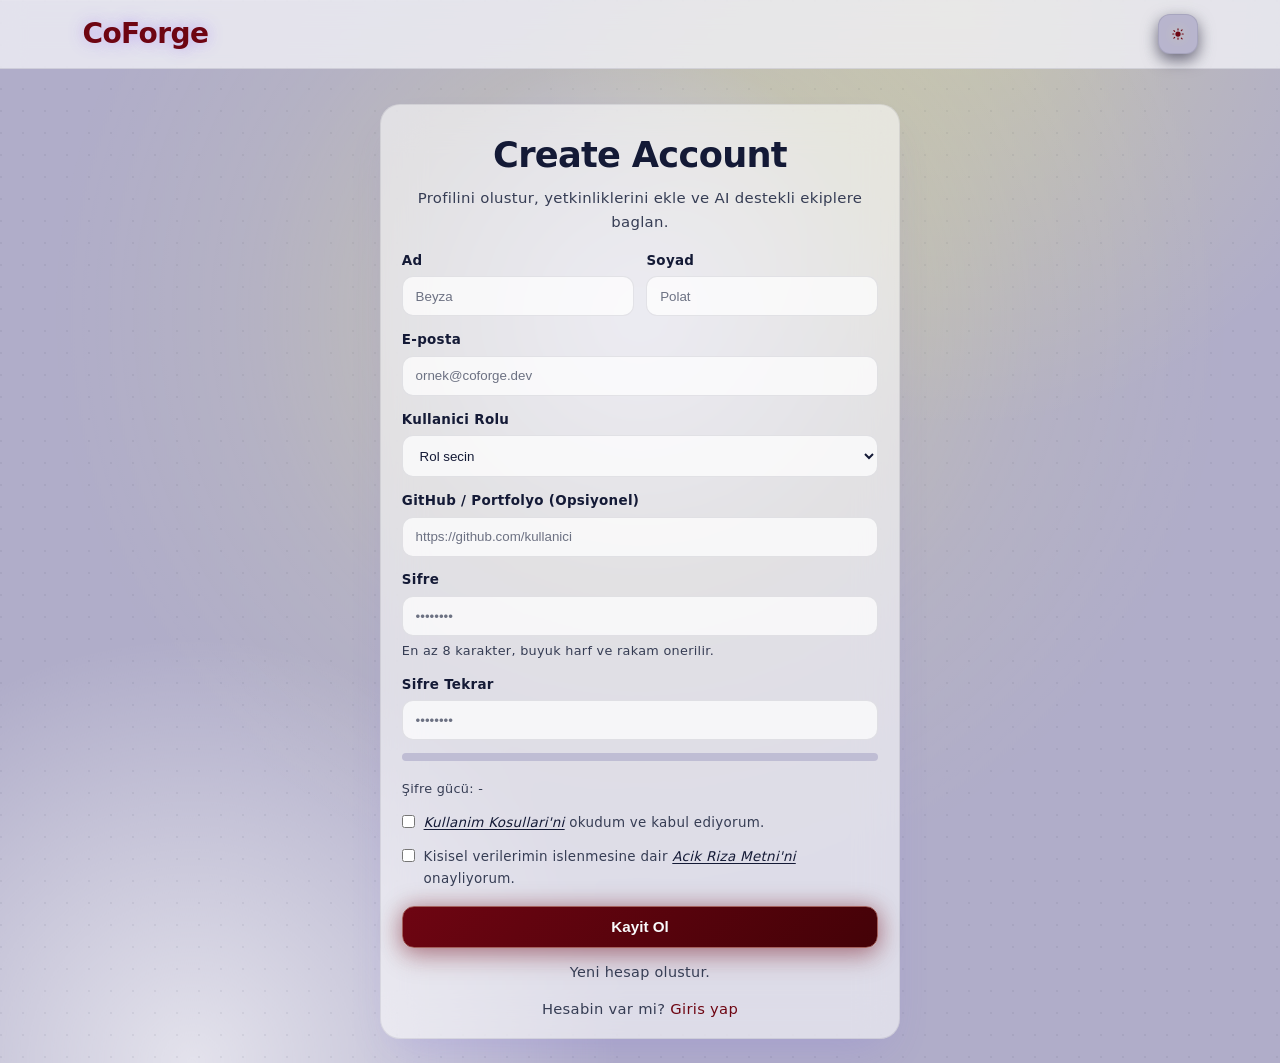
<file: web/register.html>
<!DOCTYPE html>
<html lang="tr">
  <head>
    <meta charset="utf-8" />
    <meta name="viewport" content="width=device-width, initial-scale=1" />
    <title>CoForge — Kayıt</title>
    <link rel="stylesheet" href="css/style.css" />
  </head>
  <body class="dark-grid-bg auth-theme-page">
    <header class="auth-topbar">
      <div class="container auth-topbar-inner">
        <a class="brand" href="login.html"><h1 class="logo-text">CoForge</h1></a>
        <button id="themeToggle" class="theme-toggle" type="button" aria-label="Tema degistir"></button>
      </div>
    </header>

    <main class="auth-main">
      <section class="auth-shell">
        <article class="auth-card">
          <div class="auth-card-head">
            <h1 class="auth-title">Create Account</h1>
            <p class="auth-subtitle">Profilini olustur, yetkinliklerini ekle ve AI destekli ekiplere baglan.</p>
          </div>

          <div class="auth-form-grid two-col">
            <label>
              <span class="field-label">Ad</span>
              <input id="firstName" class="input" type="text" placeholder="Beyza" />
            </label>
            <label>
              <span class="field-label">Soyad</span>
              <input id="lastName" class="input" type="text" placeholder="Polat" />
            </label>
          </div>

          <div class="auth-form-grid" style="margin-top: 0.8rem">
            <label>
              <span class="field-label">E-posta</span>
              <input id="email" class="input" type="email" placeholder="ornek@coforge.dev" />
            </label>

            <label>
              <span class="field-label">Kullanici Rolu</span>
              <select id="role" class="select">
                <option value="">Rol secin</option>
                <option value="developer">Yazilim Gelistirici</option>
                <option value="founder">Proje Sahibi / Girisimci</option>
                <option value="student">Ogrenci</option>
              </select>
            </label>

            <label>
              <span class="field-label">GitHub / Portfolyo (Opsiyonel)</span>
              <input id="portfolioUrl" class="input" type="url" placeholder="https://github.com/kullanici" />
            </label>

            <label>
              <span class="field-label">Sifre</span>
              <input id="password" class="input" type="password" placeholder="••••••••" />
              <div class="password-hint">En az 8 karakter, buyuk harf ve rakam onerilir.</div>
            </label>

            <label>
              <span class="field-label">Sifre Tekrar</span>
              <input id="passwordConfirm" class="input" type="password" placeholder="••••••••" />
            </label>

            <div class="strength"><span id="strengthBar"></span></div>
            <p id="strengthText" class="password-hint">Sifre gucu: -</p>

            <label class="check-row">
              <input id="acceptTerms" type="checkbox" />
              <span>
                <a class="legal-link" href="#" data-modal="termsModal">Kullanim Kosullari'ni</a> okudum ve kabul ediyorum.
              </span>
            </label>
            <label class="check-row">
              <input id="acceptConsent" type="checkbox" />
              <span>
                Kisisel verilerimin islenmesine dair
                <a class="legal-link" href="#" data-modal="consentModal">Acik Riza Metni'ni</a> onayliyorum.
              </span>
            </label>

            <button id="btnRegister" class="btn btn-auth-submit" type="button">Kayit Ol</button>
            <p id="registerMeta" class="auth-meta" role="status" aria-live="polite">Yeni hesap olustur.</p>
            <p class="auth-link">Hesabin var mi? <a href="login.html">Giris yap</a></p>
          </div>
        </article>
      </section>
    </main>

    <div id="termsModal" class="auth-legal-modal" aria-hidden="true">
      <div class="auth-legal-dialog">
        <div class="auth-legal-head">
          <h3>Kullanim Kosullari ve Uyelik Sozlesmesi</h3>
          <button class="auth-legal-close" type="button" data-close-modal="termsModal">×</button>
        </div>
        <pre class="auth-legal-content">1. KULLANIM KOŞULLARI VE ÜYELİK SÖZLEŞMESİ
MADDE 1 - TARAFLAR VE KAPSAM
İşbu Kullanım Koşulları ve Üyelik Sözleşmesi ("Sözleşme"), CoForge platformunu ("Platform") kullanan tüm kayıtlı üyeler ("Kullanıcı") ile Platform yönetimi arasında elektronik ortamda onaylandığı an itibarıyla yürürlüğe girmiştir. Platforma kayıt olan her Kullanıcı, bu sözleşmedeki tüm maddeleri okuduğunu, anladığını ve kabul ettiğini beyan eder.

MADDE 2 - PLATFORMUN AMACI VE HİZMET TANIMI
CoForge; yazılım geliştiricileri, proje sahiplerini ve öğrencileri yetkinlik (skill) bazlı olarak eşleştiren, Yapay Zeka (AI) destekli otonom bir proje yönetimi ve takım çalışma platformudur. Platform, Kullanıcıların profillerini analiz eder, eşleşme sağlar ve projelerin alt görevlere bölünerek takip edilmesine yardımcı olur. CoForge bir kod barındırma (hosting), ödeme/freelance pazar yeri veya doğrudan yazılım derleme aracı değildir.

MADDE 3 - KULLANICI HAK VE YÜKÜMLÜLÜKLERİ
Doğru Bilgi Beyanı: Kullanıcı, kayıt esnasında veya profilini oluştururken (yazılım dilleri, yetkinlik seviyesi, GitHub linki vb.) verdiği tüm bilgilerin doğru, güncel ve kendisine ait olduğunu taahhüt eder.
Hesap Güvenliği: Kullanıcı, hesap giriş bilgilerinin (e-posta ve şifre) güvenliğinden tek başına sorumludur. Hesabın üçüncü şahıslar tarafından izinsiz kullanımından doğacak zararlardan CoForge sorumlu tutulamaz.
Platform İçi İletişim ve Davranış Kuralları: Kullanıcılar, takım içi iletişimde profesyonellik sınırları içinde kalmak zorundadır. Eşleşilen takım üyelerine karşı hakaret, ayrımcılık, tehdit veya taciz içeren söylemlerde bulunmak hesabın kalıcı olarak kapatılma sebebidir.
Ticari Faaliyet Yasağı: CoForge üzerinden eşleşen takımlar kendi aralarında anlaşarak projelerini ticari bir ürüne dönüştürebilirler. Ancak Platform içi mesajlaşma ve eşleşme altyapısı, doğrudan reklam yapmak, spam mesaj göndermek veya yasa dışı hizmet satışı yapmak amacıyla kullanılamaz.

MADDE 4 - 360 DERECE DEĞERLENDİRME VE GÜVENİLİRLİK SKORU
Kullanıcı, dahil olduğu projelerin bitiminde diğer takım üyeleri tarafından değerlendirilebileceğini ve kendisinin de diğer üyeleri değerlendireceğini kabul eder. Bu değerlendirmeler NLP (Doğal Dil İşleme) algoritmaları ile analiz edilerek Kullanıcı profiline dinamik bir "Güvenilirlik ve Başarı Skoru" olarak yansıtılacaktır. Kullanıcı, bu skorun otomatik hesaplandığını ve Platformun bu puanlama üzerinde manipülasyon yapmadığını kabul eder.

MADDE 5 - SORUMLULUKLARIN SINIRLANDIRILMASI
CoForge, yalnızca bir "eşleştirme ve süreç yönetim aracı" işlevi görmektedir. Eşleşen Kullanıcıların projeyi tamamlayamaması, kod hırsızlığı yapması, fikir haklarını (fikri mülkiyet) ihlal etmesi veya takım içi anlaşmazlıklar yaşaması durumunda CoForge hiçbir hukuki, cezai veya maddi sorumluluk kabul etmez. Taraflar arasındaki her türlü anlaşmazlık kendi içlerinde çözülmelidir.

MADDE 6 - FESİH
Kullanıcı, dilediği zaman Platform üzerindeki hesabını silerek sözleşmeyi tek taraflı feshedebilir. CoForge yönetimi ise Kullanıcının işbu sözleşme kurallarını ihlal etmesi durumunda haber vermeksizin hesabı askıya alma veya tamamen silme hakkını saklı tutar.</pre>
      </div>
    </div>

    <div id="consentModal" class="auth-legal-modal" aria-hidden="true">
      <div class="auth-legal-dialog">
        <div class="auth-legal-head">
          <h3>KVKK Acik Riza Metni</h3>
          <button class="auth-legal-close" type="button" data-close-modal="consentModal">×</button>
        </div>
        <pre class="auth-legal-content">2. KİŞİSEL VERİLERİN İŞLENMESİNE İLİŞKİN AÇIK RIZA METNİ
6698 sayılı Kişisel Verilerin Korunması Kanunu ("KVKK") kapsamında, CoForge ("Veri Sorumlusu") tarafından sunulan Yapay Zeka destekli eşleştirme ve proje yönetimi hizmetlerinden tam anlamıyla faydalanabilmem için aşağıda belirtilen kişisel verilerimin, belirtilen amaçlarla işlenmesine ve ilgili altyapılara aktarılmasına özgür irademle açık rıza gösteriyorum.

1. İşlenecek Kişisel Verilerim:
Adım, soyadım, e-posta adresim, mesleki rolüm (öğrenci, geliştirici, girişimci), beyan ettiğim yazılım yetkinlikleri, GitHub/Portfolyo bağlantılarım, oluşturduğum veya dahil olduğum proje metinleri, takım içi mesajlaşmalarım ve proje sonu 360 derece değerlendirme formlarına girdiğim serbest metinler.

2. Kişisel Verilerin İşlenme Amaçları:
Akıllı Eşleştirme: Profilime eklediğim yetkinliklerin ve yazılım dillerinin, sistemdeki proje ilanlarıyla anlamsal (semantic) olarak eşleştirilmesi için Yapay Zeka ve Doğal Dil İşleme (NLP) algoritmaları tarafından analiz edilmesi.
Otonom Yönetim: Takımımla beraber üzerinde çalıştığım projenin açıklamalarının yapay zeka tarafından okunarak, haftalık görev listelerine (Backlog/Sprint) ve Gantt diyagramlarına dönüştürülmesi.
Skorlama Sistemi: Proje bitiminde takım arkadaşlarımın benim hakkımda, benim de onlar hakkında yazdığım değerlendirme metinlerinin NLP ile analiz edilerek profilimde sergilenecek olan "Güvenilirlik ve Başarı Skoru"nun hesaplanması.
Güvenlik ve İyileştirme: Sistem performansını ölçmek ve hileli (spam) değerlendirmeleri tespit etmek amacıyla kullanım verilerimin analiz edilmesi.

3. Verilerin Aktarımı (Yurtiçi ve Yurtdışı):
CoForge'un temelini oluşturan yapay zeka ve metin analizi fonksiyonlarının çalışabilmesi için; ilan ve yetkinlik metinlerimin Vektör Veritabanı (Milvus) altyapısına kaydedilmesini, işlenmesini ve metin analizi işlemleri için yurtdışı merkezli bulut tabanlı API hizmet sağlayıcılarına (Örn: OpenAI API altyapısı) güvenli bir şekilde aktarılmasını kabul ediyorum.

Yukarıda yer alan bilgilendirme metnini okuduğumu, anladığımı ve CoForge platformunun doğası gereği yapay zeka algoritmalarının bu verilerimi işlemesi gerektiğini bilerek, kişisel verilerimin işlenmesine ve belirtilen şartlarda aktarılmasına kabul ve beyan ederim.</pre>
      </div>
    </div>

    <script src="auth.js"></script>
    <script>
      coforgeInitTheme();

      function initGlobalBackgroundSpotlight() {
        const root = document.body;
        root.style.setProperty("--bg-mouse-x", "50vw");
        root.style.setProperty("--bg-mouse-y", "35vh");
        window.addEventListener("mousemove", (event) => {
          root.style.setProperty("--bg-mouse-x", `${event.clientX}px`);
          root.style.setProperty("--bg-mouse-y", `${event.clientY}px`);
        });
      }

      function bindLegalModals() {
        document.querySelectorAll("[data-modal]").forEach((link) => {
          link.addEventListener("click", (event) => {
            event.preventDefault();
            const modalId = link.getAttribute("data-modal");
            const modal = document.getElementById(modalId);
            if (modal) modal.classList.add("open");
          });
        });

        document.querySelectorAll("[data-close-modal]").forEach((button) => {
          button.addEventListener("click", () => {
            const modalId = button.getAttribute("data-close-modal");
            const modal = document.getElementById(modalId);
            if (modal) modal.classList.remove("open");
          });
        });

        document.querySelectorAll(".auth-legal-modal").forEach((modal) => {
          modal.addEventListener("click", (event) => {
            if (event.target === modal) modal.classList.remove("open");
          });
        });
      }

      initGlobalBackgroundSpotlight();
      bindLegalModals();

      if (!redirectIfAuthenticated()) {
        const meta = document.getElementById("registerMeta");
        const passwordInput = document.getElementById("password");
        const passwordConfirmInput = document.getElementById("passwordConfirm");
        const strengthBar = document.getElementById("strengthBar");
        const strengthText = document.getElementById("strengthText");

        function evaluateStrength(password) {
          let score = 0;
          if (password.length >= 8) score += 1;
          if (/[A-Z]/.test(password)) score += 1;
          if (/[0-9]/.test(password)) score += 1;
          if (/[^A-Za-z0-9]/.test(password)) score += 1;
          return score;
        }

        function updateStrengthUI() {
          const password = passwordInput.value;
          const score = evaluateStrength(password);
          const widths = ["0%", "25%", "50%", "75%", "100%"];
          const labels = ["-", "Zayıf", "Orta", "İyi", "Güçlü"];
          const colors = ["#ece7df", "#ef4444", "#f59e0b", "#3b82f6", "#22c55e"];
          strengthBar.style.width = widths[score];
          strengthBar.style.background = colors[score];
          strengthText.textContent = `Şifre gücü: ${labels[score]}`;
        }

        passwordInput.addEventListener("input", updateStrengthUI);

        function setRegisterMeta(text, isError) {
          meta.textContent = text;
          meta.classList.toggle("auth-meta-error", Boolean(isError));
        }

        function humanizeRegisterErrors(text) {
          return String(text || "")
            .replace(/\bemail\b/gi, "E-posta")
            .replace(/\bfull_name\b/gi, "Ad Soyad")
            .replace(/\bpassword\b/gi, "Sifre")
            .replace(/\bnon_field_errors\b/gi, "Kayit")
            .replace(/\brole\b/gi, "Rol");
        }

        function roleToProfileTitle(roleValue) {
          const m = {
            developer: "Yazilim Gelistirici",
            founder: "Proje Sahibi / Girisimci",
            student: "Ogrenci",
          };
          return m[roleValue] || "CoForge Uyesi";
        }

        document.getElementById("btnRegister").addEventListener("click", async () => {
          const firstName = document.getElementById("firstName").value.trim();
          const lastName = document.getElementById("lastName").value.trim();
          const fullName = `${firstName} ${lastName}`.trim();
          const email = document.getElementById("email").value.trim();
          const role = document.getElementById("role").value;
          const portfolioUrl = document.getElementById("portfolioUrl").value.trim();
          const password = document.getElementById("password").value;
          const passwordConfirm = passwordConfirmInput.value;
          const acceptedTerms = document.getElementById("acceptTerms").checked;
          const acceptedConsent = document.getElementById("acceptConsent").checked;

          if (!firstName || !lastName || !email || !password) {
            setRegisterMeta("Ad, soyad, e-posta ve sifre zorunludur.", true);
            return;
          }
          if (!role) {
            setRegisterMeta("Lutfen bir kullanici rolu sec.", true);
            return;
          }
          if (portfolioUrl && !/^https?:\/\//i.test(portfolioUrl)) {
            setRegisterMeta("Portfolyo baglantisi http:// veya https:// ile baslamali.", true);
            return;
          }
          if (password.length < 8) {
            setRegisterMeta("Sifre en az 8 karakter olmali (sunucu kurali).", true);
            return;
          }
          if (/^\d+$/.test(password)) {
            setRegisterMeta("Sifre yalnizca rakam olamaz; Django bu tur sifreleri reddeder.", true);
            return;
          }
          if (password !== passwordConfirm) {
            setRegisterMeta("Sifre tekrar alani eslesmiyor; ikinci sifre sunucuya gonderilmez, sadece burada kontrol edilir.", true);
            return;
          }
          if (!acceptedTerms || !acceptedConsent) {
            setRegisterMeta("Devam etmek icin her iki onayi da vermelisin.", true);
            return;
          }
          setRegisterMeta("Kayit yapiliyor...", false);

          const payload = {
            full_name: fullName,
            email,
            password,
            role,
          };

          try {
            console.debug("[register] POST /auth/register/ body (sifre haric)", { ...payload, password: "[redacted]" });
            const resp = await fetch(`${authGetApiBase()}/auth/register/`, {
              method: "POST",
              headers: { "Content-Type": "application/json", Accept: "application/json" },
              body: JSON.stringify(payload),
            });
            const rawText = await resp.text();
            let data = {};
            try {
              data = rawText ? JSON.parse(rawText) : {};
            } catch (_e) {
              data = {};
            }
            if (!resp.ok) {
              console.warn("[register] HTTP", resp.status, "body:", data);
              const summary = typeof authSummarizeApiError === "function" ? authSummarizeApiError(data) : "";
              throw new Error(summary || data.detail || `HTTP ${resp.status}`);
            }
            authSetToken(data.access || "");
            const u = data.user || {};
            authSetCurrentUser({
              full_name: u.full_name || fullName,
              email: u.email || email,
              title: roleToProfileTitle(role),
              skills: [],
              avatar_url: "",
              github_url: portfolioUrl || u.github_url || "",
            });
            window.location.href = "index.html";
          } catch (err) {
            console.warn("[register] Hata:", err.message);
            setRegisterMeta(humanizeRegisterErrors(err.message || "Kayit basarisiz."), true);
          }
        });
        updateStrengthUI();
      }
    </script>
  </body>
</html>
</file>
<file: web/css/style.css>
/* CoForge — semantic tokens (dark default; light: body.light-mode / body.light-theme) */
:root {
  --color-bg: #141a36;
  --color-surface: rgba(255, 255, 255, 0.05);
  --color-primary: #b0adc9;
  --color-accent: #fcff70;
  --color-success: #1e472b;
  --color-danger: #6e0512;
  --color-neon: #fcff70;

  --glass-blur: 16px;
  --glass-border: 1px solid rgba(255, 255, 255, 0.12);

  --bg: var(--color-bg);
  --text: #d1d0e3;
  --surface: var(--color-surface);
  --accent: var(--color-accent);
  --accent-dim: color-mix(in oklab, var(--color-accent) 72%, var(--color-bg));
  --muted: color-mix(in oklab, var(--color-primary) 65%, var(--color-bg));
  --border: rgba(255, 255, 255, 0.12);
}

* {
  box-sizing: border-box;
  margin: 0;
  padding: 0;
}

body {
  font-family: "Space Grotesk", "Segoe UI", system-ui, -apple-system, sans-serif;
  background: var(--bg);
  color: var(--text);
  line-height: 1.6;
  letter-spacing: 0.3px;
  min-height: 100vh;
}

a {
  color: var(--accent);
  text-decoration: none;
}

a:hover {
  text-decoration: underline;
}

.wrap {
  max-width: 960px;
  margin: 0 auto;
  padding: 0 1.5rem;
}

/* Header */
.site-header {
  border-bottom: 1px solid var(--border);
  padding: 1rem 0;
}

.brand {
  font-weight: 700;
  font-size: 1.75rem;
  letter-spacing: -0.02em;
}

.logo-text {
  margin: 0;
  display: inline-block;
  position: relative;
  z-index: 1000;
  color: #ffffff;
  text-shadow: 0 0 16px rgba(139, 92, 246, 0.45);
  font-size: inherit;
  line-height: 1;
}

.brand span {
  color: var(--accent);
}

.brand-link {
  color: var(--text);
  text-decoration: none;
}

.brand-link:hover {
  text-decoration: none;
}

.panel-header {
  display: flex;
  align-items: center;
  justify-content: space-between;
  gap: 0.8rem;
}

.panel-header-actions {
  display: flex;
  align-items: center;
  gap: 0.5rem;
}

.badge {
  display: inline-block;
  margin-left: 0.5rem;
  font-size: 0.65rem;
  font-weight: 600;
  text-transform: uppercase;
  letter-spacing: 0.06em;
  color: var(--muted);
  border: 1px solid var(--border);
  padding: 0.15rem 0.45rem;
  border-radius: 4px;
  vertical-align: middle;
}

/* Hero */
.hero {
  padding: 4rem 0 3rem;
  text-align: center;
}

.hero h1 {
  font-size: clamp(1.75rem, 4vw, 2.35rem);
  font-weight: 800;
  letter-spacing: -0.03em;
  margin-bottom: 1rem;
  line-height: 1.2;
}

.hero p.lead {
  color: var(--muted);
  font-size: 1.1rem;
  max-width: 560px;
  margin: 0 auto 2rem;
}

.cta-row {
  display: flex;
  flex-wrap: wrap;
  gap: 0.75rem;
  justify-content: center;
}

.btn {
  display: inline-block;
  padding: 0.65rem 1.25rem;
  border-radius: 8px;
  font-weight: 600;
  font-size: 0.95rem;
  border: none;
  cursor: pointer;
  transition: background 0.15s, transform 0.1s;
}

.btn-primary {
  background: var(--ui-primary-grad);
  color: var(--ui-on-accent);
  font-weight: 700;
}

.btn-primary:hover {
  background: var(--ui-primary-grad);
  color: var(--ui-on-accent);
  text-decoration: none;
  transform: translateY(-1px);
  filter: brightness(0.92) saturate(1.04);
}

.btn-ghost {
  background: transparent;
  color: var(--text);
  border: 1px solid var(--border);
}

.btn-ghost:hover {
  border-color: var(--accent);
  color: var(--accent);
  text-decoration: none;
}

/* Cards */
.features {
  padding: 2rem 0 4rem;
}

.features h2 {
  font-size: 1.1rem;
  color: var(--muted);
  text-transform: uppercase;
  letter-spacing: 0.08em;
  margin-bottom: 1.25rem;
  text-align: center;
}

.grid {
  display: grid;
  grid-template-columns: repeat(auto-fit, minmax(220px, 1fr));
  gap: 1rem;
}

.card {
  background: var(--surface);
  border: 1px solid var(--border);
  border-radius: 12px;
  padding: 1.25rem 1.35rem;
}

.card h3 {
  font-size: 1rem;
  margin-bottom: 0.5rem;
  color: var(--text);
}

.card p {
  font-size: 0.9rem;
  color: var(--muted);
}

/* Footer */
.site-footer {
  background: var(--accent);
  border-top: 1px solid var(--border);
  padding: 1.5rem 0;
  text-align: center;
  font-size: 0.85rem;
  color: #ffffff;
}

.site-footer code {
  background: var(--surface);
  padding: 0.2rem 0.45rem;
  border-radius: 4px;
  font-size: 0.8rem;
}

/* Auth pages */
.auth-page {
  min-height: 100vh;
  background:
    radial-gradient(circle at 15% 20%, rgba(79, 70, 229, 0.08), transparent 36%),
    radial-gradient(circle at 85% 10%, rgba(67, 56, 202, 0.08), transparent 32%),
    var(--bg);
}

.auth-shell {
  max-width: 460px;
  margin: 0 auto;
  padding: 4.5rem 1.25rem 2rem;
}

.auth-card {
  background: rgba(255, 253, 249, 0.92);
  backdrop-filter: blur(6px);
  border: 1px solid var(--border);
  border-radius: 16px;
  box-shadow: 0 12px 30px rgba(15, 23, 42, 0.08);
  padding: 1.4rem 1.4rem 1.2rem;
}

.auth-title {
  text-align: center;
  font-size: 2rem;
  font-weight: 800;
  letter-spacing: -0.02em;
  margin-bottom: 0.2rem;
}

.auth-subtitle {
  text-align: center;
  color: var(--muted);
  margin-bottom: 1rem;
  font-size: 0.95rem;
}

.field-label {
  display: block;
  color: var(--text);
  font-weight: 600;
  margin-bottom: 0.3rem;
}

.input {
  width: 100%;
  padding: 0.75rem 0.8rem;
  border-radius: 10px;
  border: 1px solid var(--border);
  background: #fff;
  color: var(--text);
  outline: none;
}

.input:focus {
  border-color: var(--accent);
  box-shadow: 0 0 0 3px rgba(79, 70, 229, 0.14);
}

.auth-meta {
  color: var(--muted);
  text-align: center;
  min-height: 1.2rem;
  font-size: 0.95rem;
}

.auth-meta.auth-meta-error {
  color: #dc2626;
  white-space: pre-line;
}

.auth-link {
  text-align: center;
  color: var(--muted);
  font-size: 0.95rem;
}

.advanced-box {
  border: 1px dashed var(--border);
  border-radius: 10px;
  padding: 0.65rem 0.7rem;
  background: rgba(255, 255, 255, 0.55);
}

.advanced-box summary {
  cursor: pointer;
  font-weight: 600;
  color: var(--muted);
}

.password-row {
  position: relative;
}

.password-toggle {
  position: absolute;
  right: 0.55rem;
  top: 2.1rem;
  border: 1px solid var(--border);
  background: #fff;
  color: var(--muted);
  border-radius: 8px;
  padding: 0.28rem 0.55rem;
  font-size: 0.8rem;
  cursor: pointer;
}

.password-hint {
  color: var(--muted);
  font-size: 0.82rem;
  margin-top: 0.28rem;
}

.strength {
  height: 8px;
  border-radius: 999px;
  background: #ece7df;
  overflow: hidden;
}

.strength > span {
  display: block;
  height: 100%;
  width: 0%;
  transition: width 0.2s ease;
  background: var(--color-danger);
}

.check-row {
  display: flex;
  align-items: flex-start;
  gap: 0.55rem;
  color: var(--muted);
  font-size: 0.9rem;
}

.check-row input {
  margin-top: 0.25rem;
}

/* ===== CoForge Premium Dark UI (Index) ===== */
@import url("https://fonts.googleapis.com/css2?family=Space+Grotesk:wght@400;500;600;700&family=JetBrains+Mono:wght@500;600&display=swap");

.dark-grid-bg {
  --bg-mouse-x: 50vw;
  --bg-mouse-y: 35vh;
  font-family: "Space Grotesk", "Segoe UI", system-ui, sans-serif;
  transition: background-position 0.08s linear;
}

.container {
  max-width: 1160px;
  margin: 0 auto;
  padding: 0 1.4rem;
}

.topbar {
  position: sticky;
  top: 0;
  z-index: 30;
  background: rgba(10, 10, 10, 0.72);
  backdrop-filter: blur(14px);
  border-bottom: 1px solid rgba(255, 255, 255, 0.1);
}

.topbar-inner {
  min-height: 72px;
  display: flex;
  align-items: center;
  justify-content: space-between;
  gap: 1rem;
}

.topbar .brand {
  font-size: 2rem;
  font-weight: 800;
  line-height: 1;
  letter-spacing: -0.03em;
  color: #ffffff;
}

.topbar .brand span {
  color: #7c5cff;
  text-shadow: 0 0 18px rgba(124, 92, 255, 0.42);
}

.topbar .logo-text {
  color: #ffffff;
  text-shadow: 0 0 18px rgba(139, 92, 246, 0.55);
}

body.light-theme .logo-text,
body.light-mode .logo-text {
  color: var(--color-accent);
}

.topbar-actions {
  display: flex;
  align-items: center;
  gap: 0.55rem;
  flex-wrap: wrap;
}

.topbar .btn {
  border: 1px solid rgba(255, 255, 255, 0.14);
  border-radius: 10px;
  padding: 0.58rem 1.08rem;
  font-size: 0.9rem;
  font-weight: 600;
  transition: transform 0.15s ease, box-shadow 0.2s ease, border-color 0.2s ease, background 0.2s ease;
}

.topbar .btn-primary {
  color: #fff;
  background: linear-gradient(135deg, #7c5cff, #6947ff);
  box-shadow: 0 0 20px rgba(124, 92, 255, 0.35), inset 0 -10px 24px rgba(0, 0, 0, 0.16);
  border-color: rgba(124, 92, 255, 0.75);
}

.topbar .btn-primary:hover {
  transform: translateY(-1px);
  box-shadow: 0 0 26px rgba(124, 92, 255, 0.52), inset 0 -10px 24px rgba(0, 0, 0, 0.2);
}

.topbar .btn-ghost {
  color: #d7dcf0;
  background: rgba(255, 255, 255, 0.03);
}

.topbar .btn-ghost:hover {
  border-color: rgba(124, 92, 255, 0.65);
  color: #ffffff;
  box-shadow: 0 0 18px rgba(124, 92, 255, 0.18);
  transform: translateY(-1px);
}

.page {
  padding: 1.5rem 0 2.5rem;
}

.hero-strip {
  display: flex;
  align-items: flex-start;
  justify-content: space-between;
  gap: 1rem;
  margin-bottom: 1.1rem;
  padding: 1rem 1.05rem;
  border: 1px solid rgba(255, 255, 255, 0.12);
  border-radius: 14px;
  background: linear-gradient(160deg, rgba(124, 92, 255, 0.14), rgba(56, 189, 248, 0.1));
}

.hero-strip h1 {
  font-size: 1.22rem;
  font-weight: 700;
  margin-bottom: 0.2rem;
}

.hero-strip p {
  color: #c5cbe3;
  font-size: 0.92rem;
}

.hero-actions {
  display: flex;
  gap: 0.5rem;
  flex-wrap: wrap;
}

.feed-meta-top {
  color: #9ea5bd;
  font-size: 0.92rem;
  margin-bottom: 0.95rem;
}

.feed-grid {
  display: grid;
  grid-template-columns: repeat(auto-fit, minmax(320px, 1fr));
  gap: 1rem;
}

.job-card {
  background: rgba(20, 20, 20, 0.58);
  border: 1px solid rgba(255, 255, 255, 0.1);
  border-radius: 18px;
  padding: 1.1rem 1.05rem;
  backdrop-filter: blur(12px);
  box-shadow: 0 10px 30px rgba(0, 0, 0, 0.32);
  transition: transform 0.16s ease, box-shadow 0.22s ease, border-color 0.22s ease;
  position: relative;
  overflow: hidden;
  --mouse-x: 50%;
  --mouse-y: 50%;
  --spot-opacity: 0;
}

.project-card {
  cursor: pointer;
}

.job-card::before {
  content: "";
  position: absolute;
  inset: 0;
  pointer-events: none;
  opacity: var(--spot-opacity);
  background: radial-gradient(
    340px circle at var(--mouse-x) var(--mouse-y),
    rgba(108, 92, 231, 0.18) 0%,
    rgba(56, 189, 248, 0.1) 28%,
    rgba(56, 189, 248, 0.04) 45%,
    transparent 70%
  );
  transition: opacity 0.22s ease;
}

.job-card::after {
  content: "";
  position: absolute;
  inset: 0;
  border-radius: inherit;
  pointer-events: none;
  border: 1px solid rgba(255, 255, 255, 0.08);
  opacity: var(--spot-opacity);
  box-shadow: 0 0 0 1px rgba(108, 92, 231, 0.12), 0 0 26px rgba(108, 92, 231, 0.2);
  transition: opacity 0.22s ease;
}

.job-card:hover {
  transform: translateY(-4px);
  border-color: rgba(124, 92, 255, 0.5);
  box-shadow: 0 16px 34px rgba(0, 0, 0, 0.45), 0 0 22px rgba(124, 92, 255, 0.22);
}

.project-card:focus-visible {
  outline: 2px solid color-mix(in oklab, var(--ui-accent) 70%, #ffffff 30%);
  outline-offset: 2px;
}

.job-card-head {
  display: flex;
  justify-content: space-between;
  gap: 0.7rem;
  margin-bottom: 0.7rem;
  position: relative;
  z-index: 1;
}

.recruitment-candidates-panel .recruitment-candidates-title {
  font-size: 1.05rem;
  letter-spacing: 0.02em;
}

.recruitment-candidate-actions {
  margin-top: 0.85rem;
  padding-top: 0.75rem;
  border-top: 1px solid rgba(255, 255, 255, 0.08);
  display: flex;
  flex-wrap: wrap;
  gap: 0.5rem;
  align-items: center;
}

.recruitment-invite-btn {
  font-size: 0.85rem;
  padding: 0.45rem 0.95rem;
}

.recruitment-score-pill {
  flex-shrink: 0;
}

.recruitment-empty-card h4 {
  margin-top: 0;
}

.author {
  display: flex;
  align-items: center;
  gap: 0.55rem;
}

.avatar {
  width: 34px;
  height: 34px;
  border-radius: 50%;
  display: grid;
  place-items: center;
  font-size: 0.88rem;
  font-weight: 700;
  color: #fff;
  background: linear-gradient(135deg, #7c5cff, #4a9cf5);
}

.author-name {
  font-size: 0.82rem;
  font-weight: 600;
  color: #dfe4f7;
}

.author-role {
  font-size: 0.72rem;
  color: #99a1bb;
}

.status-badge {
  display: inline-flex;
  align-items: center;
  gap: 0.34rem;
  height: 26px;
  padding: 0 0.58rem;
  border-radius: 999px;
  font-size: 0.72rem;
  font-weight: 700;
  letter-spacing: 0.05em;
  color: var(--ui-status-text);
  border: 1px solid var(--ui-status-border);
  background: var(--ui-status-bg);
}

.pulse-dot {
  width: 8px;
  height: 8px;
  border-radius: 50%;
  background: color-mix(in oklab, var(--color-success) 55%, #a7f3d0);
  box-shadow: 0 0 12px color-mix(in oklab, var(--color-success) 50%, #ecfdf5);
  animation: pulse 1.8s infinite ease-in-out;
}

@keyframes pulse {
  0% { transform: scale(0.85); opacity: 0.8; }
  50% { transform: scale(1.15); opacity: 1; }
  100% { transform: scale(0.85); opacity: 0.8; }
}

.job-title {
  font-size: 1.25rem;
  font-weight: 700;
  line-height: 1.3;
  margin-bottom: 0.62rem;
  color: #f2f4ff;
  position: relative;
  z-index: 1;
}

.job-meta-row {
  display: flex;
  gap: 0.42rem;
  flex-wrap: wrap;
  margin-bottom: 0.62rem;
  position: relative;
  z-index: 1;
}

.chip {
  font-size: 0.78rem;
  font-weight: 600;
  color: #cfd5ec;
  border: 1px solid rgba(255, 255, 255, 0.18);
  background: rgba(255, 255, 255, 0.04);
  border-radius: 999px;
  padding: 0.2rem 0.48rem;
}

.tags {
  display: flex;
  gap: 0.38rem;
  flex-wrap: wrap;
  margin-bottom: 0.7rem;
  position: relative;
  z-index: 1;
}

.tag {
  font-family: "JetBrains Mono", "SFMono-Regular", Consolas, monospace;
  font-size: 0.72rem;
  color: #cfceff;
  border: 1px solid rgba(124, 92, 255, 0.32);
  background: rgba(124, 92, 255, 0.12);
  border-radius: 7px;
  padding: 0.18rem 0.4rem;
}

.job-desc {
  font-size: 0.95rem;
  line-height: 1.68;
  color: #bdc4dd;
  position: relative;
  z-index: 1;
}

.footer {
  margin-top: 1.25rem;
  border-top: 1px solid var(--ui-footer-border);
  color: #9ca4c0;
  font-size: 0.85rem;
  padding: 1rem 0 1.35rem;
  text-align: center;
}

@media (max-width: 900px) {
  .topbar-inner,
  .hero-strip {
    flex-direction: column;
    align-items: flex-start;
  }

  .topbar-actions {
    width: 100%;
  }

  .profile-menu {
    margin-left: auto;
  }

  .feed-grid {
    grid-template-columns: 1fr;
  }
}

/* ===== Theme System Override (Dark/Light Toggle) ===== */
:root {
  --ui-heading-shadow: 0 2px 4px rgba(0, 0, 0, 0.3);
  --ui-bg: var(--color-bg);
  --ui-heading: #ffffff;
  --ui-text: var(--ui-heading);
  --ui-body-text: #d1d0e3;
  --ui-muted: color-mix(in oklab, var(--color-primary) 68%, var(--color-bg));
  --ui-accent: var(--color-accent);
  --ui-accent-2: color-mix(in oklab, var(--color-neon) 48%, var(--color-primary) 52%);
  --ui-on-accent: #141a36;
  --ui-topbar-bg: color-mix(in oklab, var(--color-bg) 90%, #000000 10%);
  --ui-border: rgba(255, 255, 255, 0.12);
  --ui-card-border: rgba(255, 255, 255, 0.12);
  --ui-card-bg: rgba(255, 255, 255, 0.09);
  --ui-card-shadow: 0 10px 30px rgba(0, 0, 0, 0.38);
  --ui-card-hover-shadow: 0 16px 34px rgba(0, 0, 0, 0.45), 0 0 28px rgba(252, 255, 112, 0.2);
  --ui-primary-grad: linear-gradient(135deg, #fcff70, color-mix(in oklab, #fcff70 68%, #141a36));
  --ui-primary-glow: 0 0 22px rgba(252, 255, 112, 0.28), inset 0 -8px 20px rgba(0, 0, 0, 0.12);
  --ui-grid-dot: rgba(255, 255, 255, 0.06);
  --ui-bg-spot-1: rgba(252, 255, 112, 0.14);
  --ui-bg-spot-2: rgba(176, 173, 201, 0.1);
  --ui-bg-spot-main: rgba(252, 255, 112, 0.1);
  --ui-bg-spot-main-2: rgba(176, 173, 201, 0.06);
  --ui-card-spot-1: rgba(252, 255, 112, 0.14);
  --ui-card-spot-2: rgba(252, 255, 112, 0.08);
  --ui-card-spot-3: rgba(255, 255, 255, 0.04);
  --ui-card-ring: rgba(252, 255, 112, 0.24);
  --ui-chip-bg: rgba(255, 255, 255, 0.06);
  --ui-chip-border: rgba(255, 255, 255, 0.14);
  --ui-tag-bg: color-mix(in oklab, var(--color-accent) 16%, transparent);
  --ui-tag-border: color-mix(in oklab, var(--color-accent) 38%, transparent);
  --ui-tag-text: color-mix(in oklab, var(--color-primary) 88%, var(--color-accent) 12%);
  --ui-footer-border: rgba(255, 255, 255, 0.1);
  --ui-footer-text: color-mix(in oklab, var(--color-primary) 74%, var(--color-bg));
  --ui-status-bg: color-mix(in oklab, var(--color-success) 28%, transparent);
  --ui-status-border: color-mix(in oklab, var(--color-success) 55%, #ffffff);
  --ui-status-text: #eaf6ee;
  --ui-icon-sun: var(--color-neon);
  --ui-icon-glow: drop-shadow(0 0 8px rgba(252, 255, 112, 0.45));
  --ui-ghost-text: var(--ui-body-text);
  --ui-ghost-border: rgba(255, 255, 255, 0.22);
  --ui-ghost-hover-bg: rgba(255, 255, 255, 0.08);
  --ui-dropdown-bg: color-mix(in oklab, var(--color-bg) 94%, #ffffff 6%);
}

body.light-mode,
body.light-theme {
  --ui-heading-shadow: none;
  --color-bg: #b0adc9;
  --color-surface: rgba(255, 255, 255, 0.7);
  --color-primary: #141a36;
  --color-accent: #6e0512;
  --color-success: #1e472b;
  --color-danger: #6e0512;
  --color-neon: #fcff70;

  --glass-blur: 15px;
  --glass-border: 1px solid rgba(20, 26, 54, 0.1);

  --bg: var(--color-bg);
  --text: var(--color-primary);
  --surface: var(--color-surface);
  --accent: var(--color-accent);
  --accent-dim: color-mix(in oklab, var(--color-accent) 82%, #000000);
  --muted: color-mix(in oklab, var(--color-primary) 52%, #ffffff);
  --border: rgba(20, 26, 54, 0.12);

  --ui-bg: var(--color-bg);
  --ui-heading: var(--color-primary);
  --ui-text: var(--color-primary);
  --ui-body-text: color-mix(in oklab, var(--color-primary) 82%, #4b5563);
  --ui-muted: color-mix(in oklab, var(--color-primary) 58%, #6b7280);
  --ui-accent: var(--color-accent);
  --ui-accent-2: var(--color-neon);
  --ui-on-accent: #f9fafb;
  --ui-topbar-bg: color-mix(in oklab, rgba(255, 255, 255, 0.82) 88%, var(--color-bg));
  --ui-border: rgba(20, 26, 54, 0.1);
  --ui-card-border: rgba(20, 26, 54, 0.1);
  --ui-card-bg: var(--color-surface);
  --ui-card-shadow: 0 18px 44px -16px rgba(20, 26, 54, 0.18);
  --ui-card-hover-shadow: 0 22px 50px -18px rgba(110, 5, 18, 0.18), 0 0 26px rgba(252, 255, 112, 0.24);
  --ui-primary-grad: linear-gradient(135deg, var(--color-accent), color-mix(in oklab, var(--color-accent) 72%, #000000));
  --ui-primary-glow: 0 10px 26px rgba(110, 5, 18, 0.28);
  --ui-grid-dot: rgba(20, 26, 54, 0.06);
  --ui-bg-spot-1: rgba(252, 255, 112, 0.26);
  --ui-bg-spot-2: rgba(255, 255, 255, 0.65);
  --ui-bg-spot-main: rgba(255, 255, 255, 0.45);
  --ui-bg-spot-main-2: rgba(252, 255, 112, 0.14);
  --ui-card-spot-1: rgba(255, 255, 255, 0.55);
  --ui-card-spot-2: rgba(252, 255, 112, 0.2);
  --ui-card-spot-3: rgba(255, 255, 255, 0.35);
  --ui-card-ring: rgba(110, 5, 18, 0.12);
  --ui-chip-bg: rgba(20, 26, 54, 0.06);
  --ui-chip-border: rgba(20, 26, 54, 0.12);
  --ui-tag-bg: rgba(252, 255, 112, 0.28);
  --ui-tag-border: rgba(110, 5, 18, 0.18);
  --ui-tag-text: color-mix(in oklab, var(--color-primary) 92%, var(--color-accent));
  --ui-footer-border: rgba(20, 26, 54, 0.1);
  --ui-footer-text: color-mix(in oklab, var(--color-primary) 55%, #374151);
  --ui-status-bg: color-mix(in oklab, var(--color-success) 22%, rgba(255, 255, 255, 0.7));
  --ui-status-border: rgba(30, 71, 43, 0.45);
  --ui-status-text: #0f2918;
  --ui-icon-sun: #6e0512;
  --ui-icon-glow: drop-shadow(0 0 6px rgba(252, 255, 112, 0.55));
  --ui-ghost-text: var(--color-primary);
  --ui-ghost-border: rgba(20, 26, 54, 0.16);
  --ui-ghost-hover-bg: rgba(255, 255, 255, 0.45);
  --ui-dropdown-bg: rgba(255, 255, 255, 0.92);
}

.dark-grid-bg {
  background-color: var(--ui-bg);
  color: var(--ui-body-text);
  background-image:
    radial-gradient(
      820px circle at var(--bg-mouse-x) var(--bg-mouse-y),
      var(--ui-bg-spot-main) 0%,
      var(--ui-bg-spot-main-2) 32%,
      color-mix(in oklab, var(--color-neon) 6%, transparent) 48%,
      transparent 72%
    ),
    radial-gradient(circle at 1px 1px, var(--ui-grid-dot) 1px, transparent 0),
    radial-gradient(circle at 75% 0%, var(--ui-bg-spot-1), transparent 30%),
    radial-gradient(circle at 15% 100%, var(--ui-bg-spot-2), transparent 28%);
  background-size: auto, 22px 22px, auto, auto;
  background-position: center, 0 0, center top, left bottom;
}

/* Koyu tema: metin kontrastı, hiyerarşi ve tipografi */
body.dark-grid-bg:not(.light-mode):not(.light-theme) {
  font-weight: 500;
}

body.dark-grid-bg:not(.light-mode):not(.light-theme) .job-title,
body.dark-grid-bg:not(.light-mode):not(.light-theme) .topbar .brand,
body.dark-grid-bg:not(.light-mode):not(.light-theme) .hero-strip h1,
body.dark-grid-bg:not(.light-mode):not(.light-theme) h1:not(.logo-text):not(.login-splash-title),
body.dark-grid-bg:not(.light-mode):not(.light-theme) h2:not(.login-splash-title) {
  color: var(--ui-heading);
  text-shadow: var(--ui-heading-shadow);
}

body.dark-grid-bg:not(.light-mode):not(.light-theme) .topbar .brand span {
  text-shadow: var(--ui-heading-shadow);
}

body.dark-grid-bg:not(.light-mode):not(.light-theme) .topbar .btn-primary,
body.dark-grid-bg:not(.light-mode):not(.light-theme) .settings-save-btn:not(:disabled):not(.is-success),
body.dark-grid-bg:not(.light-mode):not(.light-theme) .btn-primary,
body.dark-grid-bg:not(.light-mode):not(.light-theme) .detail-cta,
body.dark-grid-bg:not(.light-mode):not(.light-theme) .post-save-btn,
body.dark-grid-bg:not(.light-mode):not(.light-theme) .btn-auth-submit {
  text-shadow: none;
}

body.dark-grid-bg:not(.light-mode):not(.light-theme) .detail-section-label,
body.dark-grid-bg:not(.light-mode):not(.light-theme) .match-meta,
body.dark-grid-bg:not(.light-mode):not(.light-theme) .matchboard-head p,
body.dark-grid-bg:not(.light-mode):not(.light-theme) .profile-ilan-meta {
  font-weight: 500;
}

.topbar {
  background: var(--ui-topbar-bg);
  border-bottom-color: var(--ui-border);
}

.topbar .brand {
  color: var(--ui-text);
}

.topbar .brand span {
  color: var(--ui-accent);
}

.topbar .btn {
  border-color: var(--ui-border);
}

.topbar .btn-primary {
  color: var(--ui-on-accent);
  background: var(--ui-primary-grad);
  box-shadow: var(--ui-primary-glow);
  font-weight: 700;
}

.topbar .btn-primary:hover {
  color: var(--ui-on-accent);
  filter: brightness(0.92) saturate(1.04);
  transform: translateY(-1px);
  box-shadow: var(--ui-primary-glow);
}

.topbar .btn-ghost {
  color: color-mix(in oklab, var(--ui-text) 82%, #fff);
  background: color-mix(in oklab, var(--ui-bg) 92%, #fff 8%);
}

.hero-actions .btn-ghost {
  color: var(--ui-ghost-text);
  border: 1px solid var(--ui-ghost-border);
  background: transparent;
}

.hero-actions .btn-ghost:hover {
  color: #ffffff;
  background: var(--ui-ghost-hover-bg);
  border-color: var(--ui-ghost-border);
}

body.light-mode .hero-actions .btn-ghost:hover,
body.light-theme .hero-actions .btn-ghost:hover {
  color: var(--ui-text);
}

.hero-strip {
  border-color: var(--ui-border);
  background: linear-gradient(160deg, color-mix(in oklab, var(--ui-accent) 20%, transparent), color-mix(in oklab, var(--ui-accent-2) 16%, transparent));
}

.hero-strip p,
.feed-meta-top,
.author-role,
.footer {
  color: var(--ui-muted);
  font-weight: 500;
  line-height: 1.6;
  letter-spacing: 0.3px;
}

.footer {
  color: var(--ui-footer-text);
  font-weight: 500;
  line-height: 1.6;
  letter-spacing: 0.3px;
}

.job-card {
  background: var(--ui-card-bg);
  border-color: var(--ui-card-border);
  box-shadow: var(--ui-card-shadow);
}

.job-card:hover {
  border-color: color-mix(in oklab, var(--ui-accent) 52%, transparent);
  box-shadow: var(--ui-card-hover-shadow);
}

.job-card::before {
  background: radial-gradient(
    340px circle at var(--mouse-x) var(--mouse-y),
    var(--ui-card-spot-1) 0%,
    var(--ui-card-spot-2) 28%,
    var(--ui-card-spot-3) 45%,
    transparent 70%
  );
}

.job-card::after {
  border-color: var(--ui-card-border);
  box-shadow: 0 0 0 1px color-mix(in oklab, var(--ui-accent) 16%, transparent), 0 0 26px var(--ui-card-ring);
}

.avatar {
  background: linear-gradient(135deg, var(--ui-accent), var(--ui-accent-2));
  color: var(--ui-on-accent);
}

.author-name,
.job-title {
  color: var(--ui-text);
}

.chip {
  color: color-mix(in oklab, var(--ui-text) 80%, #fff);
  border-color: var(--ui-chip-border);
  background: var(--ui-chip-bg);
}

.tag {
  font-family: "JetBrains Mono", "Fira Code", "SFMono-Regular", Consolas, monospace;
  color: var(--ui-tag-text);
  border-color: var(--ui-tag-border);
  background: var(--ui-tag-bg);
}

.job-desc {
  color: var(--ui-body-text);
}

.theme-toggle {
  width: 40px;
  height: 40px;
  border: 1px solid var(--ui-border);
  border-radius: 12px;
  background: color-mix(in oklab, var(--ui-bg) 90%, #fff 10%);
  color: var(--ui-text);
  display: inline-flex;
  align-items: center;
  justify-content: center;
  cursor: pointer;
  box-shadow: 0 6px 16px color-mix(in oklab, var(--ui-bg) 68%, #000 32%);
  transition: background-color 0.3s ease, color 0.3s ease, border-color 0.3s ease, transform 0.2s ease, box-shadow 0.3s ease;
}

.theme-toggle:hover {
  transform: translateY(-1px);
  border-color: color-mix(in oklab, var(--ui-accent) 55%, var(--ui-border));
  box-shadow: 0 10px 20px color-mix(in oklab, var(--ui-accent) 28%, transparent);
}

.theme-toggle svg {
  width: 18px;
  height: 18px;
  color: var(--ui-icon-sun);
  fill: currentColor;
  filter: var(--ui-icon-glow);
}

.status-badge {
  color: var(--ui-status-text);
  border-color: var(--ui-status-border);
  background: var(--ui-status-bg);
}

.match-btn {
  display: inline-flex;
  align-items: center;
  gap: 0.5rem;
}

.notif-dot {
  width: 8px;
  height: 8px;
  border-radius: 999px;
  background: var(--ui-accent);
  box-shadow: 0 0 10px color-mix(in oklab, var(--ui-accent) 70%, #ffffff 30%);
  animation: menuPulse 1.8s infinite ease-in-out;
}

@keyframes menuPulse {
  0% { transform: scale(0.86); opacity: 0.7; }
  50% { transform: scale(1.18); opacity: 1; }
  100% { transform: scale(0.86); opacity: 0.7; }
}

.profile-menu {
  position: relative;
}

.profile-menu-toggle {
  width: 40px;
  height: 40px;
  border-radius: 12px;
  border: 1px solid var(--ui-border);
  background: color-mix(in oklab, var(--ui-bg) 92%, #fff 8%);
  color: var(--ui-text);
  display: inline-flex;
  align-items: center;
  justify-content: center;
  cursor: pointer;
  transition: border-color 0.25s ease, transform 0.2s ease, box-shadow 0.25s ease, background-color 0.25s ease;
}

.profile-menu-toggle:hover {
  transform: translateY(-1px);
  border-color: color-mix(in oklab, var(--ui-accent) 55%, var(--ui-border));
  box-shadow: 0 10px 22px color-mix(in oklab, var(--ui-accent) 25%, transparent);
}

.profile-menu-toggle svg {
  width: 19px;
  height: 19px;
  fill: currentColor;
}

.header-profile-avatar {
  width: 24px;
  height: 24px;
  object-fit: cover;
  border-radius: 50%;
  border: 1px solid rgba(255, 255, 255, 0.15);
  display: block;
}

body.light-theme .header-profile-avatar,
body.light-mode .header-profile-avatar {
  border-color: rgba(17, 24, 39, 0.2);
}

/* Varsayılan profil silueti (avatar yok / yüklenemedi) */
.coforge-avatar-placeholder {
  flex-shrink: 0;
  box-sizing: border-box;
  display: inline-flex;
  align-items: center;
  justify-content: center;
  border-radius: 50%;
  background: color-mix(in oklab, #141a36 78%, #ffffff 22%);
  color: #b0adc9;
  border: 1px solid color-mix(in oklab, var(--color-neon) 26%, transparent);
  box-shadow:
    0 0 0 1px color-mix(in oklab, var(--color-neon) 18%, transparent),
    0 0 14px rgba(252, 255, 112, 0.22),
    0 0 22px color-mix(in oklab, var(--color-primary) 22%, transparent);
}

body.light-theme .coforge-avatar-placeholder,
body.light-mode .coforge-avatar-placeholder {
  background: color-mix(in oklab, #b0adc9 52%, #ffffff 48%);
  color: #141a36;
  border-color: rgba(20, 26, 54, 0.14);
  box-shadow:
    0 0 0 1px rgba(20, 26, 54, 0.1),
    0 0 14px rgba(252, 255, 112, 0.28);
}

.coforge-avatar-silhouette-svg {
  display: block;
  width: 58%;
  height: 58%;
  margin-top: 4%;
}

.coforge-avatar-placeholder--header {
  width: 24px;
  height: 24px;
}

.coforge-avatar-placeholder--header .coforge-avatar-silhouette-svg {
  width: 14px;
  height: 14px;
  margin-top: 1px;
}

.coforge-avatar-placeholder--card,
.coforge-avatar-placeholder--detail {
  width: 34px;
  height: 34px;
  font-size: 0.75rem;
}

.coforge-avatar-placeholder--card .coforge-avatar-silhouette-svg,
.coforge-avatar-placeholder--detail .coforge-avatar-silhouette-svg {
  width: 60%;
  height: 60%;
}

.coforge-avatar-placeholder.profile-avatar {
  object-fit: unset;
  width: 124px;
  height: 124px;
  border-radius: 50%;
  border: 1px solid color-mix(in oklab, var(--color-neon) 32%, transparent);
  box-shadow:
    0 0 0 5px color-mix(in oklab, var(--color-neon) 14%, transparent),
    0 0 20px rgba(252, 255, 112, 0.35),
    0 0 38px color-mix(in oklab, var(--color-primary) 28%, transparent);
}

.coforge-avatar-placeholder--settings,
.coforge-avatar-placeholder.avatar-preview-image {
  width: 100%;
  height: 100%;
  border-radius: 50%;
}

.coforge-detail-avatar-mount {
  flex-shrink: 0;
}

.profile-dropdown {
  position: absolute;
  top: calc(100% + 0.55rem);
  right: 0;
  min-width: 170px;
  padding: 0.45rem;
  border-radius: 14px;
  border: 1px solid rgba(255, 255, 255, 0.1);
  background: var(--ui-dropdown-bg);
  backdrop-filter: blur(16px);
  -webkit-backdrop-filter: blur(16px);
  box-shadow: 0 18px 40px rgba(0, 0, 0, 0.28);
  display: flex;
  flex-direction: column;
  gap: 0.2rem;
  opacity: 0;
  transform: translateY(-8px) scale(0.98);
  pointer-events: none;
  transition: opacity 0.24s ease, transform 0.24s ease;
  z-index: 999;
}

.profile-menu:hover .profile-dropdown,
.profile-menu:focus-within .profile-dropdown,
.profile-menu.open .profile-dropdown {
  opacity: 1;
  transform: translateY(0) scale(1);
  pointer-events: auto;
}

.profile-dropdown a,
.profile-dropdown button {
  display: inline-flex;
  align-items: center;
  gap: 0.5rem;
  width: 100%;
  padding: 0.5rem 0.6rem;
  border: none;
  border-radius: 10px;
  background: transparent;
  color: var(--ui-text);
  font-size: 0.88rem;
  text-decoration: none;
  cursor: pointer;
  transition: background-color 0.2s ease, color 0.2s ease;
}

.profile-dropdown a:hover,
.profile-dropdown button:hover {
  background: color-mix(in oklab, var(--ui-accent) 16%, transparent);
}

.profile-dropdown .danger {
  color: color-mix(in oklab, var(--color-danger) 88%, #ffffff);
}

.profile-dropdown .danger:hover {
  background: color-mix(in oklab, var(--color-danger) 18%, transparent);
}

.menu-icon {
  width: 1rem;
  text-align: center;
  flex: 0 0 1rem;
}

.dark-grid-bg,
body.light-mode,
body.light-theme,
.topbar,
.job-card,
.hero-strip,
.chip,
.tag,
.btn,
.job-title,
.job-desc,
.footer {
  transition: background-color 0.3s ease, color 0.3s ease, border-color 0.3s ease, box-shadow 0.3s ease;
}

/* ===== Premium Auth Pages ===== */
.auth-theme-page {
  min-height: 100vh;
}

.auth-topbar {
  position: fixed;
  top: 0;
  left: 0;
  right: 0;
  z-index: 50;
  border-bottom: 1px solid var(--ui-border);
  background: color-mix(in oklab, var(--ui-topbar-bg) 92%, transparent);
  backdrop-filter: blur(12px);
}

.auth-topbar-inner {
  min-height: 68px;
  display: flex;
  align-items: center;
  justify-content: space-between;
}

.auth-main {
  min-height: 100vh;
  display: grid;
  place-items: center;
  padding: 6.5rem 1.2rem 1.5rem;
}

.auth-shell {
  width: 100%;
  max-width: 520px;
  margin: 0 auto;
  padding: 0;
}

.auth-card {
  background: color-mix(in oklab, var(--ui-card-bg) 82%, transparent);
  border: 1px solid rgba(255, 255, 255, 0.1);
  border-radius: 20px;
  box-shadow: 0 20px 50px rgba(0, 0, 0, 0.24);
  backdrop-filter: blur(20px);
  -webkit-backdrop-filter: blur(20px);
  padding: 1.4rem 1.3rem 1.15rem;
}

body.light-theme .auth-card,
body.light-mode .auth-card {
  border-color: rgba(17, 24, 39, 0.08);
  box-shadow: 0 20px 45px -16px rgba(108, 92, 231, 0.2);
}

.auth-card-head {
  margin-bottom: 0.95rem;
}

.auth-title {
  text-align: center;
  color: var(--ui-text);
  font-size: clamp(1.8rem, 3vw, 2.2rem);
  letter-spacing: -0.02em;
  margin-bottom: 0.2rem;
}

.auth-subtitle {
  text-align: center;
  color: var(--ui-muted);
  font-size: 0.93rem;
  margin-bottom: 0;
}

.auth-form-grid {
  display: grid;
  gap: 0.8rem;
}

.auth-form-grid.two-col {
  grid-template-columns: 1fr 1fr;
}

.field-label {
  display: block;
  margin-bottom: 0.32rem;
  font-size: 0.84rem;
  font-weight: 600;
  color: var(--ui-text);
}

.input,
.select {
  width: 100%;
  padding: 0.72rem 0.8rem;
  border-radius: 11px;
  border: 1px solid var(--ui-border);
  background: color-mix(in oklab, var(--ui-bg) 84%, #ffffff 16%);
  color: var(--ui-text);
  outline: none;
  transition: border-color 0.22s ease, box-shadow 0.22s ease, background-color 0.22s ease;
}

.input::placeholder {
  color: color-mix(in oklab, var(--ui-muted) 72%, transparent);
}

.input:focus,
.select:focus {
  border-color: color-mix(in oklab, var(--ui-accent) 74%, #ffffff 26%);
  box-shadow: 0 0 0 3px color-mix(in oklab, var(--ui-accent) 26%, transparent), 0 0 20px color-mix(in oklab, var(--ui-accent-2) 20%, transparent);
}

body.light-theme .input,
body.light-mode .input,
body.light-theme .select,
body.light-mode .select {
  background: rgba(255, 255, 255, 0.72);
}

.auth-row-between {
  display: flex;
  justify-content: space-between;
  align-items: center;
  gap: 0.6rem;
  margin-top: -0.1rem;
}

.auth-muted-link {
  font-size: 0.84rem;
  color: var(--ui-muted);
}

.auth-muted-link:hover {
  color: var(--ui-accent);
  text-decoration: none;
}

.btn-auth-submit {
  width: 100%;
  margin-top: 0.25rem;
  border-radius: 12px;
  padding: 0.72rem 1rem;
  background: var(--ui-primary-grad);
  color: var(--ui-on-accent);
  font-weight: 700;
  border: 1px solid color-mix(in oklab, var(--ui-accent) 66%, #ffffff 34%);
  box-shadow: var(--ui-primary-glow), 0 0 22px color-mix(in oklab, var(--ui-accent) 35%, transparent);
}

.btn-auth-submit:hover {
  transform: translateY(-1px);
  color: var(--ui-on-accent);
  filter: brightness(0.92) saturate(1.06);
}

.auth-meta {
  color: var(--ui-muted);
  text-align: center;
  min-height: 1.15rem;
  font-size: 0.9rem;
}

.auth-link {
  text-align: center;
  color: var(--ui-muted);
  font-size: 0.92rem;
}

.password-hint {
  color: var(--ui-muted);
  font-size: 0.8rem;
  margin-top: 0.28rem;
}

.strength {
  height: 8px;
  border-radius: 999px;
  background: color-mix(in oklab, var(--ui-bg) 80%, #ffffff 20%);
  overflow: hidden;
}

.strength > span {
  display: block;
  height: 100%;
  width: 0%;
  transition: width 0.2s ease;
  background: var(--color-danger);
}

.check-row {
  display: flex;
  align-items: flex-start;
  gap: 0.55rem;
  font-size: 0.84rem;
  color: var(--ui-muted);
}

.check-row input[type="checkbox"] {
  margin-top: 0.2rem;
  accent-color: var(--ui-accent);
}

.legal-link {
  color: var(--ui-text);
  font-style: italic;
  text-decoration: underline;
  text-underline-offset: 2px;
}

.legal-link:hover {
  color: var(--ui-accent);
}

.auth-legal-modal {
  position: fixed;
  inset: 0;
  background: rgba(7, 10, 20, 0.6);
  display: none;
  align-items: center;
  justify-content: center;
  z-index: 1200;
  padding: 1rem;
}

.auth-legal-modal.open {
  display: flex;
}

.auth-legal-dialog {
  width: min(920px, 100%);
  max-height: min(80vh, 760px);
  overflow: auto;
  border-radius: 16px;
  border: 1px solid rgba(255, 255, 255, 0.16);
  background: color-mix(in oklab, var(--ui-card-bg) 88%, #0b0f1f 12%);
  backdrop-filter: blur(16px);
  -webkit-backdrop-filter: blur(16px);
  box-shadow: 0 24px 60px rgba(0, 0, 0, 0.35);
  padding: 1rem 1rem 0.9rem;
}

body.light-theme .auth-legal-dialog,
body.light-mode .auth-legal-dialog {
  border-color: rgba(17, 24, 39, 0.12);
  background: rgba(255, 255, 255, 0.94);
}

.auth-legal-head {
  display: flex;
  justify-content: space-between;
  align-items: center;
  gap: 0.6rem;
  margin-bottom: 0.8rem;
}

.auth-legal-head h3 {
  color: var(--ui-text);
  font-size: 1rem;
}

.auth-legal-close {
  border: 1px solid var(--ui-border);
  background: transparent;
  color: var(--ui-text);
  border-radius: 10px;
  width: 32px;
  height: 32px;
  cursor: pointer;
}

.auth-legal-content {
  color: var(--ui-body-text);
  font-size: 0.88rem;
  line-height: 1.6;
  white-space: pre-wrap;
}

/* ===== Login Splash Transition ===== */
.auth-shell.fade-out {
  opacity: 0;
  transform: translateY(8px) scale(0.985);
  transition: opacity 0.5s ease, transform 0.5s ease;
  pointer-events: none;
}

.login-splash {
  position: fixed;
  inset: 0;
  display: none;
  align-items: center;
  justify-content: center;
  text-align: center;
  padding: 1rem;
  z-index: 1100;
  background: transparent;
}

.login-splash.show {
  display: flex;
}

.login-splash-inner {
  max-width: 760px;
}

.login-splash-title {
  margin: 0;
  font-size: clamp(2.3rem, 7vw, 4.8rem);
  letter-spacing: -0.03em;
  color: color-mix(in oklab, var(--color-primary) 88%, #ffffff);
  transform-origin: center;
  animation: coforgeCinematicPulse 3.6s ease-in-out forwards;
}

.login-splash-title span {
  color: var(--color-accent);
}

.login-splash-tagline {
  margin-top: 0.75rem;
  color: var(--ui-muted);
  font-family: "Space Grotesk", "Segoe UI", system-ui, sans-serif;
  font-style: italic;
  font-size: clamp(0.95rem, 2vw, 1.2rem);
  letter-spacing: 0.01em;
}

body.light-theme .login-splash-title,
body.light-mode .login-splash-title {
  color: #1f2937;
}

body.light-theme .login-splash-title span,
body.light-mode .login-splash-title span {
  color: var(--color-accent);
}

body.light-theme .login-splash-tagline,
body.light-mode .login-splash-tagline {
  color: #6b7280;
}

@keyframes coforgeCinematicPulse {
  0% {
    opacity: 0;
    transform: scale(0.96);
    text-shadow: 0 0 0 rgba(252, 255, 112, 0), 0 0 0 rgba(176, 173, 201, 0);
  }
  35% {
    opacity: 1;
    transform: scale(1.02);
    text-shadow: 0 0 28px rgba(252, 255, 112, 0.55), 0 0 56px rgba(176, 173, 201, 0.35);
  }
  65% {
    opacity: 1;
    transform: scale(1.05);
    text-shadow: 0 0 38px rgba(252, 255, 112, 0.72), 0 0 70px rgba(176, 173, 201, 0.42);
  }
  100% {
    opacity: 0;
    transform: scale(1.01);
    text-shadow: 0 0 4px rgba(252, 255, 112, 0.14), 0 0 10px rgba(176, 173, 201, 0.1);
  }
}

/* ===== Listing Detail Page ===== */
.detail-page {
  padding: 1.5rem 0 2.8rem;
}

.detail-shell {
  max-width: 980px;
  margin: 0 auto;
}

.detail-glass {
  background: color-mix(in oklab, var(--ui-card-bg) 80%, transparent);
  border: 1px solid var(--ui-card-border);
  border-radius: 24px;
  backdrop-filter: blur(18px);
  -webkit-backdrop-filter: blur(18px);
  box-shadow: var(--ui-card-shadow), 0 0 34px color-mix(in oklab, var(--ui-accent) 20%, transparent);
  padding: 1.35rem 1.35rem 1.4rem;
}

.detail-top {
  display: flex;
  align-items: center;
  justify-content: space-between;
  gap: 0.8rem;
  margin-bottom: 0.9rem;
}

.detail-back-btn {
  color: #f3f4f6;
  border: 1px solid rgba(255, 255, 255, 0.2);
  background: rgba(255, 255, 255, 0.02);
  display: inline-flex;
  align-items: center;
  gap: 0.42rem;
}

.detail-back-btn:hover {
  color: #ffffff;
  background: rgba(255, 255, 255, 0.08);
  border-color: rgba(255, 255, 255, 0.3);
}

body.light-theme .detail-back-btn,
body.light-mode .detail-back-btn {
  color: #1f2937;
  border-color: rgba(17, 24, 39, 0.2);
  background: rgba(255, 255, 255, 0.72);
}

body.light-theme .detail-back-btn:hover,
body.light-mode .detail-back-btn:hover {
  background: rgba(17, 24, 39, 0.06);
}

.detail-owner-card {
  display: flex;
  align-items: center;
  gap: 0.72rem;
  margin-bottom: 0.9rem;
  border: 1px solid var(--ui-card-border);
  border-radius: 14px;
  padding: 0.7rem 0.75rem;
  background: color-mix(in oklab, var(--ui-card-bg) 76%, transparent);
  text-decoration: none;
  cursor: pointer;
  transition: background-color 0.25s ease, border-color 0.25s ease, box-shadow 0.25s ease, transform 0.2s ease;
}

.detail-owner-card:hover {
  background: color-mix(in oklab, var(--ui-accent) 12%, var(--ui-card-bg));
  border-color: color-mix(in oklab, var(--ui-accent) 35%, var(--ui-card-border));
  box-shadow: 0 12px 28px color-mix(in oklab, var(--ui-accent) 16%, transparent);
  transform: translateY(-1px);
}

body.light-theme .detail-owner-card:hover,
body.light-mode .detail-owner-card:hover {
  background: rgba(255, 255, 255, 0.95);
}

.detail-owner-content {
  min-width: 0;
  flex: 1;
}

.detail-owner-role {
  color: #aeb7cd;
  font-size: 0.76rem;
  margin-top: 0.08rem;
}

body.light-theme .detail-owner-role,
body.light-mode .detail-owner-role {
  color: #6b7280;
}

.detail-owner-meta {
  display: flex;
  align-items: center;
  gap: 0.55rem;
  flex-wrap: wrap;
  margin-top: 0.2rem;
}

.detail-trust-chip {
  display: inline-flex;
  align-items: center;
  gap: 0.28rem;
  font-size: 0.72rem;
  border-radius: 999px;
  padding: 0.16rem 0.48rem;
  color: #fbbf24;
  background: rgba(251, 191, 36, 0.14);
  border: 1px solid rgba(251, 191, 36, 0.28);
  box-shadow: 0 0 14px rgba(251, 191, 36, 0.2);
}

body.light-theme .detail-trust-chip,
body.light-mode .detail-trust-chip {
  color: #b45309;
  background: rgba(251, 191, 36, 0.2);
  border-color: rgba(180, 83, 9, 0.25);
}

.detail-owner-cta {
  color: var(--ui-text);
  font-size: 0.8rem;
  font-weight: 600;
  border: 1px solid var(--ui-border);
  border-radius: 9px;
  padding: 0.28rem 0.52rem;
  background: color-mix(in oklab, var(--ui-bg) 90%, #ffffff 10%);
}

.detail-title {
  font-size: clamp(1.55rem, 3vw, 2.2rem);
  line-height: 1.2;
  margin-bottom: 0.78rem;
  color: var(--ui-text);
}

.detail-meta-row {
  display: flex;
  flex-wrap: wrap;
  gap: 0.45rem;
  margin: 0.5rem 0 0.8rem;
}

.detail-section-label {
  color: var(--ui-muted);
  font-size: 0.82rem;
  letter-spacing: 0.03em;
  text-transform: uppercase;
  margin-bottom: 0.36rem;
}

.detail-tags {
  display: flex;
  flex-wrap: wrap;
  gap: 0.45rem;
  margin-bottom: 1rem;
}

.detail-body {
  color: var(--ui-body-text);
  line-height: 1.8;
  font-size: 0.98rem;
  white-space: pre-wrap;
  margin-bottom: 1rem;
}

body.light-theme .detail-body,
body.light-mode .detail-body {
  color: #4b5563;
}

.detail-cta {
  width: 100%;
  border-radius: 14px;
  padding: 0.8rem 1rem;
  font-size: 0.98rem;
  font-weight: 700;
  background: var(--ui-primary-grad);
  box-shadow: var(--ui-primary-glow), 0 0 24px color-mix(in oklab, var(--ui-accent) 35%, transparent);
  border: 1px solid color-mix(in oklab, var(--ui-accent) 64%, #fff 36%);
  color: var(--ui-on-accent);
}

.detail-cta:hover {
  transform: translateY(-1px);
  color: var(--ui-on-accent);
  filter: brightness(0.92) saturate(1.04);
  box-shadow: var(--ui-primary-glow), 0 0 30px color-mix(in oklab, var(--ui-accent-2) 40%, transparent);
}

/* ===== Matchmaking Page ===== */
.matchmaking-page {
  padding-top: 1.4rem;
}

.matchboard-glass {
  border-radius: 20px;
  padding: 1.1rem;
  border: 1px solid var(--ui-card-border);
  background: color-mix(in oklab, var(--ui-card-bg) 82%, transparent);
  backdrop-filter: blur(16px);
  -webkit-backdrop-filter: blur(16px);
  box-shadow: var(--ui-card-shadow);
}

.matchboard-head h1 {
  font-size: clamp(1.3rem, 3vw, 1.9rem);
  color: var(--ui-text);
  margin-bottom: 0.2rem;
}

.matchboard-head p {
  color: var(--ui-muted);
  margin-bottom: 0.72rem;
}

.match-meta {
  color: var(--ui-muted);
  font-size: 0.9rem;
  margin-bottom: 0.8rem;
}

.match-skeleton-grid {
  display: grid;
  grid-template-columns: repeat(3, minmax(0, 1fr));
  gap: 0.9rem;
}

.match-skeleton-card {
  position: relative;
  overflow: hidden;
  border-radius: 16px;
  padding: 0.9rem;
  border: 1px solid var(--ui-card-border);
  background: color-mix(in oklab, var(--ui-card-bg) 88%, transparent);
  min-height: 170px;
}

.skeleton-block {
  height: 14px;
  border-radius: 8px;
  margin-bottom: 0.48rem;
  background: color-mix(in oklab, var(--ui-muted) 22%, transparent);
}

.skeleton-title {
  height: 18px;
  width: 76%;
  margin-bottom: 0.7rem;
}

.scan-line {
  position: absolute;
  left: 0;
  right: 0;
  height: 42px;
  top: -42px;
  background: linear-gradient(180deg, transparent, rgba(124, 92, 255, 0.16), rgba(56, 189, 248, 0.12), transparent);
  animation: scanDrop 2.4s ease-in-out infinite;
}

@keyframes scanDrop {
  0% { transform: translateY(0); opacity: 0.6; }
  50% { transform: translateY(170px); opacity: 1; }
  100% { transform: translateY(340px); opacity: 0.4; }
}

.match-score-badge {
  font-size: 0.78rem;
  font-weight: 800;
  border-radius: 999px;
  padding: 0.28rem 0.62rem;
  letter-spacing: 0.02em;
  white-space: nowrap;
}

/* Milvus benzerlik yuzdesi: >=80 neon yesil, 50-80 sari, <50 gri */
.match-score-tier-high {
  color: #39ff14;
  border: 1px solid rgba(57, 255, 20, 0.55);
  background: rgba(57, 255, 20, 0.1);
  box-shadow: 0 0 20px rgba(57, 255, 20, 0.32);
}

.match-score-tier-mid {
  color: #141a36;
  font-weight: 700;
  border: 1px solid rgba(250, 204, 21, 0.45);
  background: rgba(250, 204, 21, 0.38);
  box-shadow: 0 0 12px rgba(250, 204, 21, 0.2);
}

.match-score-tier-low {
  color: #94a3b8;
  border: 1px solid rgba(148, 163, 184, 0.4);
  background: rgba(148, 163, 184, 0.1);
}

.match-card-head {
  align-items: flex-start;
}

.match-skill-block {
  margin-top: 0.45rem;
}

.match-skill-label {
  display: block;
  font-size: 0.72rem;
  font-weight: 600;
  color: var(--ui-muted);
  margin-bottom: 0.35rem;
}

.match-skill-common {
  border-color: rgba(57, 255, 20, 0.55) !important;
  background: rgba(57, 255, 20, 0.14) !important;
  color: #ecfccb !important;
  box-shadow: 0 0 12px rgba(57, 255, 20, 0.18);
}

.match-skill-other {
  opacity: 0.82;
}

.match-ai-blurb {
  margin-top: 0.65rem;
  font-size: 0.88rem;
  line-height: 1.45;
  color: color-mix(in oklab, var(--ui-text) 88%, transparent);
  border-left: 3px solid rgba(124, 92, 255, 0.55);
  padding-left: 0.65rem;
}

.match-card-actions {
  margin-top: 0.8rem;
  display: flex;
  gap: 0.45rem;
  flex-wrap: wrap;
}

.match-empty-state {
  border-radius: 16px;
  border: 1px solid var(--ui-card-border);
  background: color-mix(in oklab, var(--ui-card-bg) 84%, transparent);
  min-height: 250px;
  display: grid;
  place-items: center;
  text-align: center;
  padding: 1rem;
}

.match-empty-state p {
  color: var(--ui-muted);
  max-width: 560px;
}

.radar-icon {
  position: relative;
  width: 86px;
  height: 86px;
  margin-bottom: 0.8rem;
}

.radar-ring {
  position: absolute;
  inset: 0;
  border-radius: 50%;
  border: 1px solid rgba(124, 92, 255, 0.34);
  animation: radarPulse 2.3s ease-out infinite;
}

.radar-ring.ring-2 {
  animation-delay: 0.5s;
}

.radar-ring.ring-3 {
  animation-delay: 1s;
}

.radar-dot {
  position: absolute;
  left: 50%;
  top: 50%;
  width: 10px;
  height: 10px;
  border-radius: 50%;
  transform: translate(-50%, -50%);
  background: var(--color-neon);
  box-shadow: 0 0 18px rgba(252, 255, 112, 0.55);
}

@keyframes radarPulse {
  0% { transform: scale(0.65); opacity: 0.8; }
  100% { transform: scale(1.3); opacity: 0; }
}

/* ===== User Profile Page ===== */
.profile-page {
  padding-top: 1.5rem;
}

.profile-layout {
  display: grid;
  grid-template-columns: minmax(250px, 290px) minmax(0, 1fr);
  gap: 1rem;
  align-items: start;
}

.glass-panel {
  background: color-mix(in oklab, var(--ui-card-bg) 80%, transparent);
  border: var(--glass-border);
  border-radius: 18px;
  backdrop-filter: blur(var(--glass-blur));
  -webkit-backdrop-filter: blur(var(--glass-blur));
  box-shadow: var(--ui-card-shadow);
  padding: 1rem;
  position: relative;
  z-index: 2;
}

.profile-sidebar {
  position: sticky;
  top: 88px;
}

.profile-avatar-wrap {
  display: flex;
  justify-content: center;
  margin-bottom: 0.7rem;
  position: relative;
  width: fit-content;
  margin-left: auto;
  margin-right: auto;
}

.profile-avatar-wrap .coforge-avatar-host {
  position: relative;
  z-index: 1;
  display: block;
  width: fit-content;
  margin-left: auto;
  margin-right: auto;
}

.profile-avatar-wrap::before {
  content: "";
  position: absolute;
  inset: -5px;
  border-radius: 999px;
  background: conic-gradient(
    from 90deg,
    var(--color-neon),
    color-mix(in oklab, var(--color-primary) 55%, var(--color-neon)),
    var(--color-neon)
  );
  box-shadow:
    0 0 22px rgba(252, 255, 112, 0.38),
    0 0 26px color-mix(in oklab, var(--color-primary) 35%, transparent);
  animation: avatarRingRotate 10s linear infinite;
  z-index: 0;
}

.profile-avatar {
  width: 124px;
  height: 124px;
  border-radius: 50%;
  object-fit: cover;
  border: 1px solid color-mix(in oklab, var(--color-neon) 32%, transparent);
  box-shadow:
    0 0 0 5px color-mix(in oklab, var(--color-neon) 14%, transparent),
    0 0 20px rgba(252, 255, 112, 0.35),
    0 0 38px color-mix(in oklab, var(--color-primary) 28%, transparent);
  position: relative;
  z-index: 1;
}

@keyframes avatarRingRotate {
  from { transform: rotate(0deg); }
  to { transform: rotate(360deg); }
}

.profile-name {
  font-size: 1.2rem;
  margin-bottom: 0.25rem;
  color: var(--ui-text);
  text-align: center;
}

.profile-title {
  color: var(--ui-muted);
  font-size: 0.84rem;
  line-height: 1.5;
  text-align: center;
}

.profile-score {
  margin: 0.75rem auto 0.85rem;
  width: fit-content;
  color: #141a36;
  font-weight: 700;
  border: 1px solid color-mix(in oklab, var(--color-neon) 42%, #141a36 18%);
  background: color-mix(in oklab, var(--color-neon) 78%, #ffffff 22%);
  border-radius: 999px;
  padding: 0.24rem 0.6rem;
  font-size: 0.76rem;
  box-shadow: 0 0 18px rgba(252, 255, 112, 0.28);
}

.profile-edit-btn {
  width: 100%;
  color: var(--ui-text);
  border: 1px solid color-mix(in oklab, var(--color-neon) 28%, var(--ui-border));
  background: color-mix(in oklab, var(--ui-card-bg) 70%, transparent);
  backdrop-filter: blur(10px);
  -webkit-backdrop-filter: blur(10px);
  box-shadow: 0 0 18px rgba(252, 255, 112, 0.1);
}

.profile-edit-btn:hover {
  background: color-mix(in oklab, var(--ui-ghost-hover-bg) 90%, var(--color-neon));
  box-shadow: 0 0 22px rgba(252, 255, 112, 0.22);
}

.profile-socials {
  margin-top: 0.85rem;
  display: flex;
  justify-content: center;
  gap: 0.55rem;
}

.profile-socials a {
  width: 36px;
  height: 36px;
  border-radius: 10px;
  display: inline-flex;
  align-items: center;
  justify-content: center;
  border: 1px solid var(--ui-border);
  background: color-mix(in oklab, var(--ui-bg) 90%, #fff 10%);
  color: var(--ui-text);
  transition: transform 0.2s ease, filter 0.2s ease, opacity 0.2s ease, border-color 0.2s ease, box-shadow 0.2s ease;
}

.profile-socials a:hover {
  transform: translateY(-3px);
  filter: brightness(1.08);
  border-color: color-mix(in oklab, var(--ui-accent) 55%, var(--ui-border));
  box-shadow: 0 0 16px color-mix(in oklab, var(--ui-accent) 26%, transparent);
}

.profile-socials a.is-missing {
  opacity: 0.5;
  pointer-events: none;
}

.profile-socials a.is-missing:hover {
  transform: translateY(-3px);
  filter: brightness(1.02);
}

.profile-socials svg {
  width: 18px;
  height: 18px;
  fill: currentColor;
}

.profile-name-row {
  display: inline-flex;
  align-items: center;
  justify-content: center;
  gap: 0.45rem;
}

.github-verified-badge {
  min-height: 24px;
  border-radius: 999px;
  display: inline-flex;
  align-items: center;
  justify-content: center;
  border: 1px solid rgba(255, 255, 255, 0.34);
  background: linear-gradient(135deg, #111827, #0b0f19);
  color: #f9fafb;
  box-shadow: 0 0 14px rgba(0, 0, 0, 0.34);
  font-size: 0.68rem;
  letter-spacing: 0.3px;
  padding: 0.2rem 0.58rem;
  font-weight: 700;
  gap: 0.35rem;
  border-color: rgba(59, 130, 246, 0.55);
  box-shadow: 0 0 14px rgba(59, 130, 246, 0.25);
}

.github-verified-badge svg {
  width: 12px;
  height: 12px;
  fill: currentColor;
}

.github-connect-modal {
  position: fixed;
  inset: 0;
  z-index: 1400;
  display: none;
  align-items: center;
  justify-content: center;
  padding: 1rem;
}

.github-connect-modal.open {
  display: flex;
}

.github-connect-backdrop {
  position: absolute;
  inset: 0;
  background: rgba(3, 6, 12, 0.62);
  backdrop-filter: blur(10px);
  -webkit-backdrop-filter: blur(10px);
}

.github-connect-panel {
  position: relative;
  z-index: 1;
  width: min(720px, 96vw);
  border-radius: 18px;
  border: 1px solid rgba(255, 255, 255, 0.16);
  background: rgba(15, 15, 18, 0.88);
  backdrop-filter: blur(22px);
  -webkit-backdrop-filter: blur(22px);
  box-shadow: 0 24px 60px rgba(0, 0, 0, 0.42), 0 0 28px rgba(139, 92, 246, 0.24);
  padding: 1rem;
}

.github-connect-head h3 {
  color: var(--ui-text);
  margin-bottom: 0.24rem;
}

.github-connect-head p {
  color: var(--ui-muted);
  font-size: 0.9rem;
}

.github-connect-actions {
  margin-top: 0.8rem;
  display: flex;
  gap: 0.55rem;
  flex-wrap: wrap;
}

.github-token-row {
  margin-top: 0.65rem;
  display: grid;
  grid-template-columns: 1fr auto;
  gap: 0.5rem;
}

.github-load-track {
  margin-top: 0.75rem;
  height: 8px;
  border-radius: 999px;
  background: rgba(255, 255, 255, 0.1);
  overflow: hidden;
  border: 1px solid rgba(255, 255, 255, 0.12);
}

.github-load-fill {
  height: 100%;
  width: 0%;
  background: linear-gradient(90deg, var(--color-neon), var(--color-primary), var(--color-success));
  box-shadow: 0 0 16px rgba(252, 255, 112, 0.32);
  transition: width 0.22s ease;
}

.github-detected-skills {
  margin-top: 0.6rem;
  display: flex;
  flex-wrap: wrap;
  gap: 0.42rem;
}

.github-detected-pill {
  border: 1px solid color-mix(in oklab, var(--color-neon) 22%, var(--ui-border));
  background: color-mix(in oklab, var(--color-neon) 12%, transparent);
  color: color-mix(in oklab, var(--ui-text) 88%, var(--color-neon));
  border-radius: 999px;
  padding: 0.24rem 0.58rem;
  font-size: 0.76rem;
  animation: skillFloatIn 0.35s ease both;
}

@keyframes skillFloatIn {
  from {
    opacity: 0;
    transform: translateY(8px) scale(0.96);
  }
  to {
    opacity: 1;
    transform: translateY(0) scale(1);
  }
}

.github-project-select-list {
  margin-top: 0.7rem;
  max-height: 220px;
  overflow: auto;
  display: grid;
  gap: 0.45rem;
}

.github-project-option {
  border-radius: 10px;
  border: 1px solid rgba(255, 255, 255, 0.12);
  background: rgba(255, 255, 255, 0.03);
  padding: 0.52rem 0.62rem;
}

.github-project-option label {
  display: flex;
  align-items: flex-start;
  gap: 0.5rem;
  color: var(--ui-text);
}

.github-project-meta {
  color: var(--ui-muted);
  font-size: 0.8rem;
}

.github-connect-footer {
  margin-top: 0.8rem;
  display: flex;
  justify-content: flex-end;
  gap: 0.55rem;
}

.profile-main {
  display: grid;
  gap: 1rem;
}

.profile-intro h2 {
  color: var(--ui-text);
  font-size: clamp(1.35rem, 2.5vw, 1.85rem);
  margin-bottom: 0.35rem;
}

.profile-intro p {
  color: var(--ui-body-text);
  margin-bottom: 0.8rem;
  line-height: 1.75;
}

.profile-intro h3,
.profile-section-head h3 {
  color: var(--ui-text);
  font-size: 1rem;
  margin-bottom: 0.55rem;
}

.profile-section-head {
  display: flex;
  align-items: center;
  justify-content: space-between;
  gap: 0.65rem;
  flex-wrap: wrap;
}

.github-import-btn {
  display: inline-flex;
  align-items: center;
  gap: 0.5rem;
  background: linear-gradient(135deg, #0f1117, #171923);
  border: 1px solid rgba(255, 255, 255, 0.18);
  color: #f8fafc;
  border-radius: 12px;
  padding: 0.52rem 0.72rem;
  font-size: 0.82rem;
  font-weight: 600;
  letter-spacing: 0.2px;
  box-shadow: 0 0 16px rgba(0, 0, 0, 0.28), 0 0 12px rgba(139, 92, 246, 0.15);
  transition: background-color 0.22s ease, border-color 0.22s ease, box-shadow 0.22s ease, transform 0.2s ease;
}

.github-import-btn:hover {
  border-color: rgba(255, 255, 255, 0.34);
  box-shadow: 0 0 20px rgba(255, 255, 255, 0.16), 0 0 18px rgba(139, 92, 246, 0.24);
  transform: translateY(-1px);
}

.github-import-btn:disabled {
  opacity: 0.75;
  cursor: not-allowed;
  transform: none;
}

.github-import-btn svg {
  width: 16px;
  height: 16px;
  fill: currentColor;
}

.github-import-spinner {
  width: 14px;
  height: 14px;
  border: 2px solid rgba(255, 255, 255, 0.28);
  border-top-color: #ffffff;
  border-radius: 999px;
  display: none;
  animation: spin 0.8s linear infinite;
}

.github-import-btn.is-loading .github-import-spinner {
  display: inline-block;
}

@keyframes spin {
  to {
    transform: rotate(360deg);
  }
}

.profile-skills {
  display: flex;
  flex-wrap: wrap;
  gap: 0.4rem;
}

.skill-tag {
  border-radius: 6px;
  font-family: "JetBrains Mono", monospace;
  border: 1px solid rgba(255, 255, 255, 0.16);
}

.skill-tag.tone-python { color: #fde68a; background: rgba(56, 189, 248, 0.18); border-color: rgba(56, 189, 248, 0.34); }
.skill-tag.tone-react { color: #7dd3fc; background: rgba(56, 189, 248, 0.14); border-color: rgba(125, 211, 252, 0.34); }
.skill-tag.tone-django { color: #4ade80; background: rgba(34, 197, 94, 0.16); border-color: rgba(74, 222, 128, 0.34); }
.skill-tag.tone-sql { color: #f9a8d4; background: rgba(244, 114, 182, 0.14); border-color: rgba(249, 168, 212, 0.34); }
.skill-tag.tone-docker { color: #93c5fd; background: rgba(59, 130, 246, 0.16); border-color: rgba(147, 197, 253, 0.32); }
.skill-tag.tone-flutter { color: #c4b5fd; background: rgba(139, 92, 246, 0.16); border-color: rgba(196, 181, 253, 0.36); }
.skill-tag.tone-ai { color: #f0abfc; background: rgba(217, 70, 239, 0.14); border-color: rgba(240, 171, 252, 0.34); }
.skill-tag.tone-js { color: #fdba74; background: rgba(251, 146, 60, 0.14); border-color: rgba(253, 186, 116, 0.34); }
.skill-tag.tone-default { color: #cbd5e1; background: rgba(148, 163, 184, 0.14); border-color: rgba(203, 213, 225, 0.3); }

.skill-tag.skill-python { color: #60a5fa; background: rgba(59, 130, 246, 0.14); border-color: rgba(96, 165, 250, 0.36); }
.skill-tag.skill-javascript { color: #facc15; background: rgba(250, 204, 21, 0.14); border-color: rgba(250, 204, 21, 0.32); }

body.dark-grid-bg:not(.light-mode):not(.light-theme) .skill-tag.skill-javascript {
  color: #141a36;
  font-weight: 600;
  background: rgba(250, 204, 21, 0.42);
  border-color: rgba(250, 204, 21, 0.5);
}
.skill-tag.skill-html,
.skill-tag.skill-html5 { color: #fb923c; background: rgba(251, 146, 60, 0.14); border-color: rgba(251, 146, 60, 0.34); }
.skill-tag.skill-react { color: #67e8f9; background: rgba(103, 232, 249, 0.14); border-color: rgba(103, 232, 249, 0.3); }
.skill-tag.skill-django { color: #4ade80; background: rgba(74, 222, 128, 0.14); border-color: rgba(74, 222, 128, 0.34); }
.skill-tag.skill-flutter { color: #60a5fa; background: rgba(96, 165, 250, 0.14); border-color: rgba(96, 165, 250, 0.32); }
.skill-tag.skill-milvus { color: #a78bfa; background: rgba(167, 139, 250, 0.15); border-color: rgba(167, 139, 250, 0.35); }
.skill-tag.skill-sql { color: #fda4af; background: rgba(253, 164, 175, 0.13); border-color: rgba(253, 164, 175, 0.3); }
.skill-tag.skill-docker { color: #38bdf8; background: rgba(56, 189, 248, 0.14); border-color: rgba(56, 189, 248, 0.32); }
.skill-tag.skill-nlp { color: #c084fc; background: rgba(192, 132, 252, 0.14); border-color: rgba(192, 132, 252, 0.34); }

body.light-theme .skill-tag.skill-python,
body.light-mode .skill-tag.skill-python { color: #1d4ed8; background: rgba(59, 130, 246, 0.12); }
body.light-theme .skill-tag.skill-javascript,
body.light-mode .skill-tag.skill-javascript { color: #ca8a04; background: rgba(250, 204, 21, 0.16); }
body.light-theme .skill-tag.skill-html,
body.light-mode .skill-tag.skill-html,
body.light-theme .skill-tag.skill-html5,
body.light-mode .skill-tag.skill-html5 { color: #c2410c; background: rgba(251, 146, 60, 0.16); }
body.light-theme .skill-tag.skill-react,
body.light-mode .skill-tag.skill-react { color: #0e7490; background: rgba(103, 232, 249, 0.18); }
body.light-theme .skill-tag.skill-django,
body.light-mode .skill-tag.skill-django { color: #15803d; background: rgba(74, 222, 128, 0.16); }

.project-showcase-grid {
  display: grid;
  grid-template-columns: repeat(2, minmax(0, 1fr));
  gap: 0.8rem;
}

.showcase-card-clickable {
  cursor: pointer;
  transition: border-color 0.15s ease, box-shadow 0.15s ease;
}

.showcase-card-clickable:hover {
  border-color: rgba(99, 102, 241, 0.45);
  box-shadow: 0 12px 40px rgba(15, 23, 42, 0.35);
}

.showcase-card-clickable:focus-visible {
  outline: 2px solid rgba(99, 102, 241, 0.8);
  outline-offset: 2px;
}

.profile-ilan-meta {
  font-size: 0.8rem;
  opacity: 0.75;
  margin: 0.35rem 0 0.5rem;
}

.showcase-card {
  background: rgba(255, 255, 255, 0.03);
  border: 1px solid rgba(255, 255, 255, 0.1);
  border-radius: 14px;
  padding: 0.8rem;
  backdrop-filter: blur(12px);
  -webkit-backdrop-filter: blur(12px);
  box-shadow: inset 0 0 0 1px color-mix(in oklab, var(--ui-accent) 10%, transparent);
}

.showcase-card h4 {
  color: var(--ui-text);
  margin-bottom: 0.3rem;
  font-size: 0.98rem;
}

.showcase-card p {
  color: var(--ui-body-text);
  font-size: 0.86rem;
  margin-bottom: 0.5rem;
  line-height: 1.6;
}

.repo-import-note {
  font-size: 0.75rem;
  color: #94a3b8;
  margin-top: -0.15rem;
  margin-bottom: 0.35rem;
}

.repo-link {
  color: #38bdf8;
  text-decoration: none;
}

.repo-link:hover {
  color: #7dd3fc;
  text-decoration: underline;
  text-shadow: 0 0 10px rgba(56, 189, 248, 0.3);
}

.profile-stats-grid {
  display: grid;
  grid-template-columns: repeat(3, minmax(0, 1fr));
  gap: 0.7rem;
}

.metric-card {
  border-radius: 12px;
  border: 1px solid color-mix(in oklab, var(--ui-accent) 30%, var(--ui-card-border));
  background: color-mix(in oklab, var(--ui-bg) 92%, #ffffff 8%);
  box-shadow: 0 0 18px color-mix(in oklab, var(--ui-accent) 18%, transparent);
  padding: 0.7rem 0.75rem;
}

.metric-card span {
  display: block;
  color: #f8fafc;
  font-size: 0.76rem;
  opacity: 0.86;
}

.metric-card strong {
  color: #ffffff;
  font-size: 1.5rem;
  font-family: "Space Grotesk", sans-serif;
  font-weight: 800;
  letter-spacing: -0.02em;
}

.metric-card.stat-green:hover {
  box-shadow: 0 0 22px rgba(34, 197, 94, 0.28);
}

.metric-card.stat-blue:hover {
  box-shadow: 0 0 22px rgba(56, 189, 248, 0.3);
}

.metric-card.stat-purple:hover {
  box-shadow: 0 0 22px rgba(139, 92, 246, 0.32);
}

/* ===== Profile Settings Page ===== */
.settings-page {
  padding-top: 1.4rem;
}

.settings-layout {
  display: grid;
  grid-template-columns: minmax(210px, 250px) minmax(0, 1fr);
  gap: 1rem;
  align-items: start;
}

.settings-nav {
  position: sticky;
  top: 88px;
}

.settings-nav-title {
  color: var(--ui-text);
  font-size: 1rem;
  margin-bottom: 0.65rem;
}

.settings-nav-item {
  display: block;
  margin-bottom: 0.4rem;
  padding: 0.52rem 0.62rem;
  border-radius: 10px;
  border: 1px solid transparent;
  color: var(--ui-muted);
}

.settings-nav-item.active {
  color: var(--ui-text);
  border-color: color-mix(in oklab, var(--ui-accent) 38%, var(--ui-card-border));
  background: color-mix(in oklab, var(--ui-accent) 12%, transparent);
}

.settings-nav-item.disabled {
  opacity: 0.6;
  pointer-events: none;
}

.settings-main {
  padding: 1.2rem;
}

.settings-head h1 {
  color: var(--ui-text);
  font-size: clamp(1.2rem, 2.7vw, 1.6rem);
  margin-bottom: 0.3rem;
}

.settings-head p {
  color: var(--ui-muted);
  font-size: 0.9rem;
  margin-bottom: 1rem;
}

.settings-form {
  display: grid;
  gap: 0.8rem;
}

.settings-social-head {
  margin-top: 0.2rem;
  padding-top: 0.35rem;
  border-top: 1px solid rgba(255, 255, 255, 0.1);
}

.settings-form .field-label {
  font-size: 0.84rem;
  color: #9ca3af;
  letter-spacing: 0.35px;
}

.settings-input,
.settings-textarea {
  background: rgba(255, 255, 255, 0.03);
  border: 1px solid rgba(255, 255, 255, 0.1);
  border-radius: 8px;
  color: #e5e7eb;
}

.settings-input::placeholder,
.settings-textarea::placeholder {
  color: rgba(156, 163, 175, 0.72);
}

.settings-input:focus,
.settings-textarea:focus {
  border-color: #8b5cf6;
  box-shadow: 0 0 0 2px rgba(139, 92, 246, 0.22), 0 0 20px rgba(56, 189, 248, 0.2);
  color: #fff;
}

.settings-textarea {
  min-height: 132px;
  resize: vertical;
}

.avatar-drop-zone {
  width: 100%;
  display: flex;
  align-items: center;
  gap: 0.95rem;
  border: 1px dashed rgba(255, 255, 255, 0.22);
  border-radius: 14px;
  background: rgba(255, 255, 255, 0.02);
  padding: 0.85rem;
  cursor: pointer;
  transition: border-color 0.24s ease, background-color 0.24s ease, box-shadow 0.24s ease;
}

.avatar-drop-zone:hover,
.avatar-drop-zone.drag-over {
  border-color: color-mix(in oklab, var(--ui-accent) 58%, #fff 42%);
  background: color-mix(in oklab, var(--ui-accent) 10%, transparent);
  box-shadow: 0 0 24px color-mix(in oklab, var(--ui-accent) 22%, transparent);
}

.avatar-preview-wrap {
  width: 88px;
  height: 88px;
  border-radius: 999px;
  overflow: hidden;
  position: relative;
  flex: 0 0 88px;
  border: 1px solid rgba(255, 255, 255, 0.24);
}

.avatar-preview-fill {
  position: absolute;
  inset: 0;
  border-radius: inherit;
}

.avatar-preview-image {
  width: 100%;
  height: 100%;
  object-fit: cover;
}

.avatar-hover-layer {
  position: absolute;
  inset: 0;
  display: grid;
  place-items: center;
  background: rgba(7, 10, 20, 0.52);
  opacity: 0;
  transition: opacity 0.22s ease;
}

.avatar-drop-zone:hover .avatar-hover-layer {
  opacity: 1;
}

.avatar-camera-icon {
  font-size: 1.15rem;
}

.avatar-drop-copy {
  display: flex;
  flex-direction: column;
  gap: 0.15rem;
}

.avatar-drop-title {
  color: var(--ui-text);
  font-weight: 600;
}

.avatar-drop-subtitle {
  color: var(--ui-muted);
  font-size: 0.82rem;
}

.settings-actions {
  display: flex;
  justify-content: flex-end;
  margin-top: 0.2rem;
}

.settings-save-btn {
  border-radius: 12px;
  background: var(--ui-primary-grad);
  color: var(--ui-on-accent);
  font-weight: 700;
  box-shadow: var(--ui-primary-glow), 0 0 20px color-mix(in oklab, var(--ui-accent) 36%, transparent);
  transition: opacity 0.24s ease, box-shadow 0.26s ease, filter 0.26s ease, background-color 0.26s ease, transform 0.22s ease;
}

.settings-save-btn:disabled {
  opacity: 0.48;
  cursor: not-allowed;
  box-shadow: none;
}

.settings-save-btn:not(:disabled):not(.is-success):hover {
  transform: translateY(-1px);
  color: var(--ui-on-accent);
  filter: brightness(0.92) saturate(1.05);
}

.settings-save-btn.is-saving {
  opacity: 0.72;
}

.settings-save-btn.is-success {
  background: linear-gradient(135deg, var(--color-success), color-mix(in oklab, var(--color-success) 72%, #000));
  border-color: color-mix(in oklab, var(--color-success) 65%, #ffffff);
  color: #eaf6ee;
  box-shadow: 0 0 24px color-mix(in oklab, var(--color-success) 45%, transparent);
  opacity: 1;
}

.settings-toast {
  position: fixed;
  right: 1.15rem;
  bottom: 1.15rem;
  z-index: 1300;
  min-width: 270px;
  max-width: min(86vw, 360px);
  display: inline-flex;
  align-items: center;
  gap: 0.55rem;
  border-radius: 12px;
  border: var(--glass-border);
  background: color-mix(in oklab, var(--color-bg) 88%, #000000 12%);
  backdrop-filter: blur(var(--glass-blur));
  -webkit-backdrop-filter: blur(var(--glass-blur));
  box-shadow: 0 16px 40px rgba(0, 0, 0, 0.34);
  padding: 0.62rem 0.74rem;
  color: var(--ui-text);
  opacity: 0;
  transform: translateY(12px);
  transition: opacity 0.3s ease, transform 0.3s ease;
}

.settings-toast.toast-top-right {
  top: 1.15rem;
  bottom: auto;
}

.detail-owner-actions {
  display: flex;
  flex-wrap: wrap;
  gap: 0.65rem;
  margin-top: 1rem;
}

.detail-owner-actions .btn-ilan-delete {
  border-color: color-mix(in oklab, var(--color-danger) 55%, transparent);
  color: color-mix(in oklab, var(--color-danger) 75%, #ffffff);
}

.detail-owner-actions .btn-ilan-delete:hover {
  border-color: color-mix(in oklab, var(--color-danger) 85%, transparent);
  color: #fecaca;
}

.settings-toast.show {
  opacity: 1;
  transform: translateY(0);
}

.settings-toast.hide {
  opacity: 0;
  transform: translateY(8px);
}

.settings-toast-icon {
  width: 22px;
  height: 22px;
  border-radius: 999px;
  display: inline-flex;
  align-items: center;
  justify-content: center;
  flex: 0 0 22px;
  background: color-mix(in oklab, var(--color-success) 32%, transparent);
  color: #c8f5d4;
  font-weight: 700;
}

.settings-toast-text {
  font-size: 0.86rem;
}

.settings-toast.error .settings-toast-icon {
  background: color-mix(in oklab, var(--color-danger) 28%, transparent);
  color: #f5c2c8;
}

body.light-theme .settings-toast,
body.light-mode .settings-toast {
  background: color-mix(in oklab, var(--color-surface) 92%, #ffffff);
  border: var(--glass-border);
  color: var(--ui-text);
}

body.light-theme .github-import-btn,
body.light-mode .github-import-btn {
  background: linear-gradient(135deg, #111827, #1f2937);
  border-color: rgba(255, 255, 255, 0.22);
  color: #f9fafb;
}

body.light-theme .settings-input,
body.light-mode .settings-input,
body.light-theme .settings-textarea,
body.light-mode .settings-textarea,
body.light-theme .avatar-drop-zone,
body.light-mode .avatar-drop-zone {
  background: rgba(255, 255, 255, 0.74);
  border-color: rgba(17, 24, 39, 0.12);
  color: #111827;
}

@media (max-width: 980px) {
  .settings-layout {
    grid-template-columns: 1fr;
  }

  .settings-nav {
    position: static;
  }
}

/* ===== Post Builder Page ===== */
.post-builder-page {
  padding-top: 1.35rem;
}

.post-builder-shell {
  max-width: 980px;
}

.post-builder-glass {
  border-radius: 22px;
  border: 1px solid var(--ui-card-border);
  background: color-mix(in oklab, var(--ui-card-bg) 88%, transparent);
  backdrop-filter: blur(var(--glass-blur));
  -webkit-backdrop-filter: blur(var(--glass-blur));
  box-shadow: var(--ui-card-shadow), 0 0 34px color-mix(in oklab, var(--ui-accent) 22%, transparent);
  padding: 1.15rem;
}

body.light-theme .post-builder-glass,
body.light-mode .post-builder-glass {
  background: var(--color-surface);
  border: var(--glass-border);
}

.post-builder-head h1 {
  color: var(--ui-text);
  font-size: clamp(1.3rem, 2.8vw, 1.85rem);
  margin-bottom: 0.2rem;
}

.post-builder-head p {
  color: var(--ui-muted);
  margin-bottom: 0.8rem;
}

.post-builder-head .github-import-btn {
  margin-bottom: 0.2rem;
}

.post-form-grid {
  display: grid;
  grid-template-columns: 1fr 1fr;
  gap: 0.84rem;
}

.post-form-grid .full-width {
  grid-column: 1 / -1;
}

.post-label {
  display: block;
  font-size: 0.85rem;
  color: #9ca3af;
  letter-spacing: 0.5px;
  margin-bottom: 0.28rem;
  font-family: "Space Grotesk", "Segoe UI", system-ui, sans-serif;
}

.post-input,
.post-select,
.post-textarea {
  width: 100%;
  padding: 0.74rem 0.8rem;
  border-radius: 8px;
  border: 1px solid rgba(255, 255, 255, 0.1);
  background: rgba(255, 255, 255, 0.03);
  color: var(--ui-text);
  transition: border-color 0.2s ease, box-shadow 0.24s ease, background-color 0.2s ease;
}

.post-select {
  color-scheme: dark;
}

.post-select option {
  background: #111827;
  color: #f3f4f6;
}

.post-select optgroup {
  background: #111827;
  color: #9ca3af;
  font-weight: 600;
}

.post-input::placeholder,
.post-textarea::placeholder {
  color: color-mix(in oklab, var(--ui-muted) 74%, transparent);
}

.post-input:focus,
.post-select:focus,
.post-textarea:focus {
  outline: none;
  border-color: #8b5cf6;
  box-shadow: 0 0 0 2px rgba(139, 92, 246, 0.2), 0 0 18px rgba(139, 92, 246, 0.3);
}

.post-textarea {
  resize: vertical;
}

.post-skill-head {
  display: flex;
  align-items: flex-end;
  justify-content: space-between;
  gap: 0.6rem;
  flex-wrap: wrap;
}

.post-skill-select-wrap {
  flex: 1;
  min-width: 280px;
}

.post-skill-select-row {
  display: flex;
  gap: 0.5rem;
}

.post-skill-add-btn,
.post-reload-btn {
  white-space: nowrap;
  color: #f3f4f6;
  background: rgba(255, 255, 255, 0.05);
  border: 1px solid rgba(255, 255, 255, 0.15);
}

.post-skill-add-btn:hover,
.post-reload-btn:hover {
  color: #ffffff;
  background: rgba(255, 255, 255, 0.1);
  border-color: rgba(255, 255, 255, 0.22);
}

.post-skill-badges {
  display: flex;
  flex-wrap: wrap;
  gap: 0.45rem;
}

.post-skill-badge {
  border: 1px solid rgba(124, 92, 255, 0.34);
  background: rgba(124, 92, 255, 0.16);
  color: #cfceff;
  border-radius: 999px;
  padding: 0.3rem 0.58rem;
  display: inline-flex;
  align-items: center;
  gap: 0.45rem;
  font-family: "JetBrains Mono", "Fira Code", "SFMono-Regular", Consolas, monospace;
  font-size: 0.76rem;
  cursor: pointer;
}

.post-skill-remove {
  font-weight: 700;
  color: #fda4af;
  transition: color 0.2s ease, text-shadow 0.2s ease;
}

.post-skill-badge:hover .post-skill-remove {
  color: #f43f5e;
  text-shadow: 0 0 10px rgba(244, 63, 94, 0.45);
}

.post-terminal-preview {
  border: 1px solid rgba(163, 178, 194, 0.22);
  background: #0f1219;
  color: #b8f7d4;
  font-family: "JetBrains Mono", "Fira Code", "SFMono-Regular", Consolas, monospace;
  line-height: 1.6;
}

body.light-theme .post-terminal-preview,
body.light-mode .post-terminal-preview {
  background: #f8fafc;
  color: #334155;
}

.post-actions {
  display: flex;
  gap: 0.55rem;
  justify-content: flex-end;
  flex-wrap: wrap;
}

.post-save-btn {
  min-width: 190px;
  color: var(--ui-on-accent);
  font-weight: 700;
  box-shadow: var(--ui-primary-glow), 0 0 26px color-mix(in oklab, var(--ui-accent) 34%, transparent);
}

.post-save-btn:hover {
  color: var(--ui-on-accent);
  filter: brightness(0.92) saturate(1.05);
  box-shadow: var(--ui-primary-glow), 0 0 32px color-mix(in oklab, var(--ui-accent) 44%, transparent);
}

.post-nlp-btn {
  border-color: rgba(56, 189, 248, 0.42);
  color: #7dd3fc;
  box-shadow: 0 0 18px rgba(56, 189, 248, 0.18);
}

.post-nlp-btn:hover {
  border-color: rgba(16, 185, 129, 0.5);
  color: #34d399;
  background: rgba(16, 185, 129, 0.1);
  box-shadow: 0 0 20px rgba(16, 185, 129, 0.2);
}

.post-meta {
  color: var(--ui-muted);
}

#btnPreview {
  color: #ffffff !important;
  border: 1px solid rgba(255, 255, 255, 0.3) !important;
  background-color: rgba(255, 255, 255, 0.05) !important;
}

#btnPreview:hover {
  color: #ffffff !important;
  border: 1px solid rgba(255, 255, 255, 0.45) !important;
  background-color: rgba(255, 255, 255, 0.12) !important;
}

@media (max-width: 860px) {
  .post-form-grid {
    grid-template-columns: 1fr;
  }
}

@media (max-width: 980px) {
  .profile-layout {
    grid-template-columns: 1fr;
  }

  .profile-sidebar {
    position: static;
  }
}

@media (max-width: 760px) {
  .project-showcase-grid,
  .profile-stats-grid {
    grid-template-columns: 1fr;
  }
}

@media (max-width: 980px) {
  .match-skeleton-grid {
    grid-template-columns: 1fr;
  }
}

@media (max-width: 700px) {
  .auth-form-grid.two-col {
    grid-template-columns: 1fr;
  }
}
</file>
